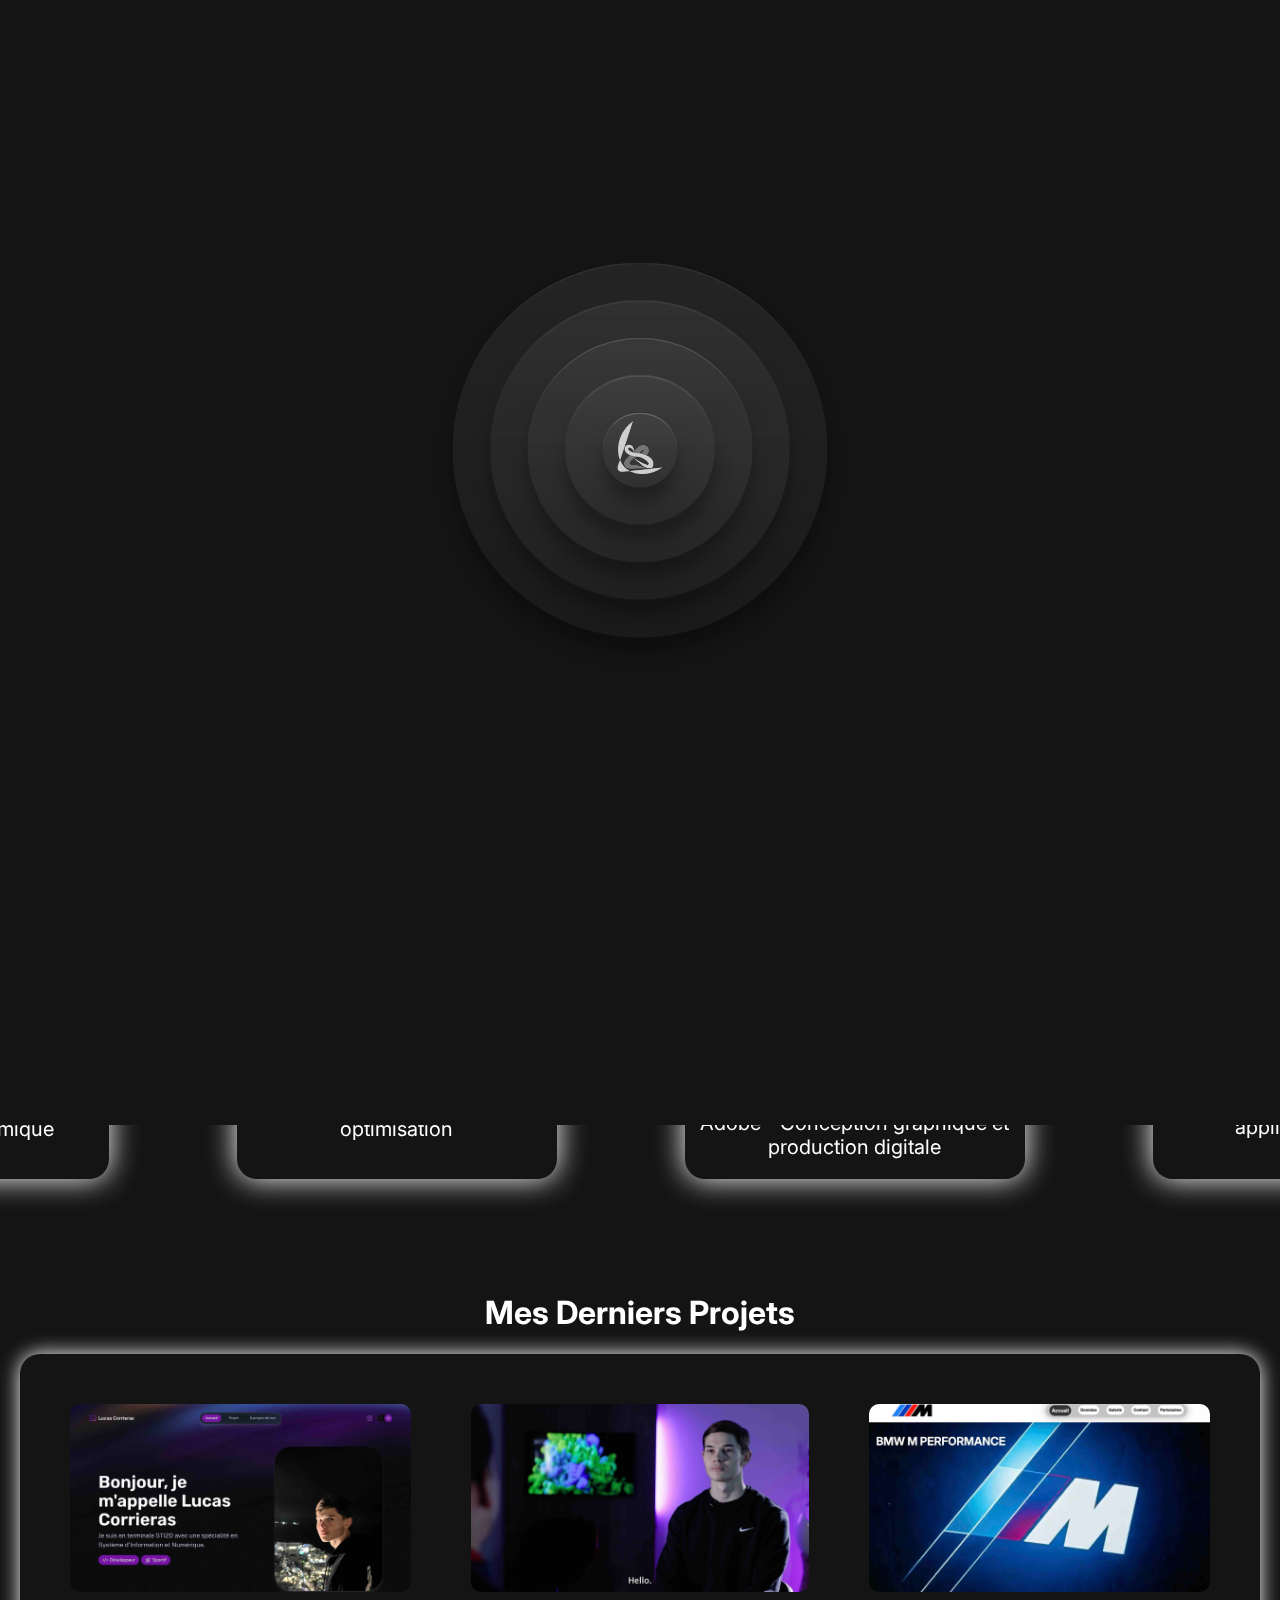
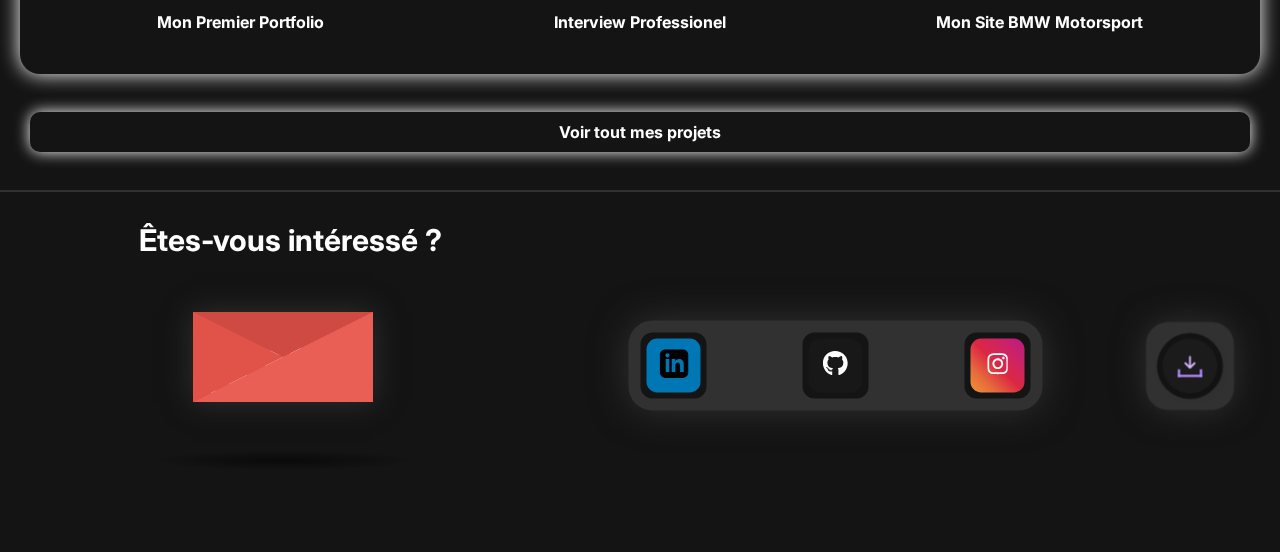
<file: index.html>
<!DOCTYPE html>
<html lang="en">
  <head>
    <link rel="preconnect" href="https://fonts.googleapis.com" />
    <link rel="preconnect" href="https://fonts.gstatic.com" crossorigin />
    <link
      href="https://fonts.googleapis.com/css2?family=Inter:ital,opsz,wght@0,14..32,100..900;1,14..32,100..900&display=swap"
      rel="stylesheet"
    />
    <meta charset="UTF-8" />
    <meta name="viewport" content="width=device-width, initial-scale=1.0" />
    <title>Lucas Corrieras | Développeur Front-End & Intégrateur Web</title>
    <meta
      name="description"
      content="Développeur front-end passionné par le design web, l'optimisation des performances et l'expérience utilisateur. Création de sites modernes et réactifs."
    />
    <meta
      name="keywords"
      content="Développeur web, Front-end, Intégration web, HTML, CSS, JavaScript, React, UX/UI, Portfolio, Lucas Corrieras"
    />
    <meta name="author" content="Lucas Corrieras" />
    <meta
      property="og:title"
      content="Lucas Corrieras | Développeur Front-End & Intégrateur Web"
    />
    <meta
      property="og:description"
      content="Découvrez mes projets en développement web, intégration et design UX/UI."
    />
    <meta
      property="og:image"
      content="https://lucas-corrieras.com/photo/logo.png"
    />
    <meta property="og:url" content="https://lucas-corrieras.com" />
    <meta property="og:type" content="website" />
    <meta name="twitter:card" content="summary_large_image" />
    <meta
      name="twitter:title"
      content="Lucas Corrieras | Développeur Front-End & Intégrateur Web"
    />
    <meta
      name="twitter:description"
      content="Découvrez mes projets en développement web, intégration et design UX/UI."
    />
    <meta
      name="twitter:image"
      content="https://lucas-corrieras.com/photo/logo.png"
    />

    <link rel="icon" href="/photo/logo.ico" type="image/x-icon" />
    <link rel="icon" href="/photo/logo.png" type="image/png" />
    <link rel="icon" href="https://www.lucas-corrieras.com/photo/logo.png" />
    <link
      rel="apple-touch-icon"
      href="https://www.lucas-corrieras.com/photo/logo.png"
    />

    <link rel="stylesheet" href="/css/style.css" />
  </head>

  <div id="curseur"></div>

  <header>
    <div id="lgtxt">
      <a href="index.html"
        ><img id="lcs" src="/photo/logo.png" alt="Logo LCS"
      /></a>
      <div id="but">
        <label class="switch">
          <input type="checkbox" id="theme" />
          <span class="slider"></span>
        </label>
      </div>
    </div>

    <nav id="navh">
      <ul id="ulh">
        <li><a href="index.html">Accueil</a></li>
        <li><a href="projets.html">Projets</a></li>
        <li><a href="About.html">À propos de moi</a></li>
      </ul>
    </nav>
  </header>

  <body id="dot">
    <div id="loading">
      <div class="loader">
        <div class="box">
          <div class="logo">
            <div
              id="svg"
              xmlns="http://www.w3.org/2000/svg"
              fill="none"
              viewBox="0 0 94 94"
              class="svg"
            >
              <img id="lcsload" src="/photo/lcswhite.png" alt="Logo LCS" />
            </div>
          </div>
        </div>
        <div class="box"></div>
        <div class="box"></div>
        <div class="box"></div>
        <div class="box"></div>
      </div>
    </div>

    <h1 id="top">Lucas Corrieras</h1>

    <div id="haut">
      <div id="photo1">
        <img id="photo2" src="/photo/link.jpg" alt="Photo de moi" />
      </div>
      <div id="texte">
        <h1 id="apr">À Propos</h1>
        <p>
          Je m’appelle Lucas Corrieras, étudiant en BUT Métiers du Multimédia et
          de l’Internet (MMI). Passionné par le développement web, j’aspire à
          devenir développeur front-end et je consacre une grande partie de mon
          temps à apprendre les langages et outils indispensables pour créer des
          interfaces modernes et interactives.
        </p>
        <p>
          Mais le développement web n’est qu’une partie de mon parcours. Grâce à
          ma formation, je développe également des compétences variées en
          marketing digital, design graphique et audiovisuel, ce qui me permet
          d’adopter une approche globale dans mes projets. Que ce soit pour
          concevoir une stratégie de communication, réaliser une vidéo ou coder
          un site web, je suis motivé par l’envie de créer des expériences
          uniques et impactantes.
        </p>
        <p>
          N’hésitez pas à explorer mon portfolio pour découvrir mes projets et
          mon évolution !
        </p>
      </div>
    </div>

    <h1 id="carou">Mes Compétences</h1>
    <div class="carousel-container">
      <div class="carousel">
        <div class="carousel-item">
          <a href="/projet/BMW.html">
            <img src="/photo/html.png" alt="Logo HTML" />
            <p>HTML - structuration du contenu et accessibilité web</p>
          </a>
        </div>
        <div class="carousel-item">
          <a href="/projet/BMW.html">
            <img src="/photo/css.png" alt="Logo CSS" />
            <p>CSS - Mise en page responsive et animations</p>
          </a>
        </div>
        <div class="carousel-item">
          <a href="/projet/BMW.html">
            <img src="/photo/js.png" alt="Logo JavaScript" />
            <p>JavaScript - Développement interactif et dynamique</p>
          </a>
        </div>
        <div class="carousel-item">
          <a href="/projet/Robot.html">
            <img src="/photo/c++.png" alt="Logo C++" />
            <p>C++ - Programmation système et optimisation</p>
          </a>
        </div>
        <div class="carousel-item">
          <a href="/projet/Utopia.html">
            <img class="item3" src="/photo/adobe.png" alt="Logo Adobe" />
            <p>Adobe - Conception graphique et production digitale</p>
          </a>
        </div>
        <div class="carousel-item">
          <img src="/photo/react.png" alt="Logo React" />
          <p>React - Interfaces dynamiques et applications web</p>
        </div>
        <div class="carousel-item">
          <img class="item2" src="/photo/tailwind.png" alt="Logo Tailwind" />
          <p>Tailwind - Styling optimisé et design moderne</p>
        </div>
        <div class="carousel-item">
          <a href="/projet/BMW.html">
            <img class="item3" src="/photo/php.png" alt="Logo PHP" />
            <p>PHP - Développement backend et gestion de données</p>
          </a>
        </div>
      </div>
    </div>

    <h1 id="mdp">Mes Derniers Projets</h1>

    <div id="md">
      <div class="s1">
        <a href="/projet/portfolio.html"
          ><img id="int" src="/photo/portfolio1.jpeg" alt="hebergement"
        /></a>
        <p>Mon Premier Portfolio</p>
      </div>
      <div class="s1">
        <a href="/projet/Interview.html"
          ><img id="int" src="/photo/vid.jpg" alt="hebergement"
        /></a>
        <p>Interview Professionel</p>
      </div>
      <div class="s1">
        <a href="/projet/BMW.html"
          ><img id="int" src="/photo/BMW.jpeg" alt="hebergement"
        /></a>
        <p>Mon Site BMW Motorsport</p>
      </div>
    </div>

    <a id="vtm" href="projets.html">Voir tout mes projets</a>
  </body>

  <div class="ligne"></div>

  <footer>
    <div id="contact">
      <h2 class="evi">Êtes-vous intéressé ?</h2>
      <div class="letter-image">
        <a href="mailto:lucascorrieras06@gmail.com">
          <div class="animated-mail">
            <div class="back-fold"></div>
            <div class="letter">
              <div class="letter-border"></div>
              <div class="letter-title"></div>
              <div class="letter-context"></div>
              <div class="letter-stamp">
                <div class="letter-stamp-inner"></div>
              </div>
            </div>
            <div class="top-fold"></div>
            <div class="body"></div>
            <div class="left-fold"></div>
          </div>
          <div class="shadow"></div>
        </a>
      </div>
    </div>

    <div id="social">
      <div class="blanc">
        <a
          href="https://www.linkedin.com/in/lucas-corrieras-033320339/"
          target="_blank"
        >
          <button class="LinkedinBtn">
            <span class="svgContainer">
              <svg
                viewBox="0 0 24 24"
                height="24"
                width="24"
                xmlns="http://www.w3.org/2000/svg"
              >
                <path
                  d="M19 0h-14c-2.761 0-5 2.239-5 5v14c0 2.761 2.239 5 5 5h14c2.762 0 5-2.239 5-5v-14c0-2.761-2.238-5-5-5zm-11 19h-3v-11h3v11zm-1.5-12.268c-.966 0-1.75-.79-1.75-1.764s.784-1.764 1.75-1.764 1.75.79 1.75 1.764-.783 1.764-1.75 1.764zm13.5 12.268h-3v-5.604c0-3.368-4-3.113-4 0v5.604h-3v-11h3v1.765c1.396-2.586 7-2.777 7 2.476v6.759z"
                ></path>
              </svg>
            </span>
            <span class="BG"></span>
          </button>
        </a>
      </div>

      <div class="blanc">
        <a href="https://github.com/Lucas-Corrieras-LCS" target="_blank">
          <button class="git">
            <span class="svgContainerg">
              <svg fill="white" viewBox="0 0 496 512" height="1.6em">
                <path
                  d="M165.9 397.4c0 2-2.3 3.6-5.2 3.6-3.3.3-5.6-1.3-5.6-3.6 0-2 2.3-3.6 5.2-3.6 3-.3 5.6 1.3 5.6 3.6zm-31.1-4.5c-.7 2 1.3 4.3 4.3 4.9 2.6 1 5.6 0 6.2-2s-1.3-4.3-4.3-5.2c-2.6-.7-5.5.3-6.2 2.3zm44.2-1.7c-2.9.7-4.9 2.6-4.6 4.9.3 2 2.9 3.3 5.9 2.6 2.9-.7 4.9-2.6 4.6-4.6-.3-1.9-3-3.2-5.9-2.9zM244.8 8C106.1 8 0 113.3 0 252c0 110.9 69.8 205.8 169.5 239.2 12.8 2.3 17.3-5.6 17.3-12.1 0-6.2-.3-40.4-.3-61.4 0 0-70 15-84.7-29.8 0 0-11.4-29.1-27.8-36.6 0 0-22.9-15.7 1.6-15.4 0 0 24.9 2 38.6 25.8 21.9 38.6 58.6 27.5 72.9 20.9 2.3-16 8.8-27.1 16-33.7-55.9-6.2-112.3-14.3-112.3-110.5 0-27.5 7.6-41.3 23.6-58.9-2.6-6.5-11.1-33.3 2.6-67.9 20.9-6.5 69 27 69 27 20-5.6 41.5-8.5 62.8-8.5s42.8 2.9 62.8 8.5c0 0 48.1-33.6 69-27 13.7 34.7 5.2 61.4 2.6 67.9 16 17.7 25.8 31.5 25.8 58.9 0 96.5-58.9 104.2-114.8 110.5 9.2 7.9 17 22.9 17 46.4 0 33.7-.3 75.4-.3 83.6 0 6.5 4.6 14.4 17.3 12.1C428.2 457.8 496 362.9 496 252 496 113.3 383.5 8 244.8 8zM97.2 352.9c-1.3 1-1 3.3.7 5.2 1.6 1.6 3.9 2.3 5.2 1 1.3-1 1-3.3-.7-5.2-1.6-1.6-3.9-2.3-5.2-1zm-10.8-8.1c-.7 1.3.3 2.9 2.3 3.9 1.6 1 3.6.7 4.3-.7.7-1.3-.3-2.9-2.3-3.9-2-.6-3.6-.3-4.3.7zm32.4 35.6c-1.6 1.3-1 4.3 1.3 6.2 2.3 2.3 5.2 2.6 6.5 1 1.3-1.3.7-4.3-1.3-6.2-2.2-2.3-5.2-2.6-6.5-1zm-11.4-14.7c-1.6 1-1.6 3.6 0 5.9 1.6 2.3 4.3 3.3 5.6 2.3 1.6-1.3 1.6-3.9 0-6.2-1.4-2.3-4-3.3-5.6-2z"
                ></path>
              </svg>
            </span>
            <span class="BGg"></span>
          </button>
        </a>
      </div>

      <div class="blanc">
        <a href="https://www.instagram.com/lucas.pkfr/" target="_blank">
          <button class="inst">
            <span class="svgContaineri">
              <svg
                fill="white"
                class="svgIcon"
                viewBox="0 0 448 512"
                height="1.5em"
                xmlns="http://www.w3.org/2000/svg"
              >
                <path
                  d="M224.1 141c-63.6 0-114.9 51.3-114.9 114.9s51.3 114.9 114.9 114.9S339 319.5 339 255.9 287.7 141 224.1 141zm0 189.6c-41.1 0-74.7-33.5-74.7-74.7s33.5-74.7 74.7-74.7 74.7 33.5 74.7 74.7-33.6 74.7-74.7 74.7zm146.4-194.3c0 14.9-12 26.8-26.8 26.8-14.9 0-26.8-12-26.8-26.8s12-26.8 26.8-26.8 26.8 12 26.8 26.8zm76.1 27.2c-1.7-35.9-9.9-67.7-36.2-93.9-26.2-26.2-58-34.4-93.9-36.2-37-2.1-147.9-2.1-184.9 0-35.8 1.7-67.6 9.9-93.9 36.1s-34.4 58-36.2 93.9c-2.1 37-2.1 147.9 0 184.9 1.7 35.9 9.9 67.7 36.2 93.9s58 34.4 93.9 36.2c37 2.1 147.9 2.1 184.9 0 35.9-1.7 67.7-9.9 93.9-36.2 26.2-26.2 34.4-58 36.2-93.9 2.1-37 2.1-147.8 0-184.8zM398.8 388c-7.8 19.6-22.9 34.7-42.6 42.6-29.5 11.7-99.5 9-132.1 9s-102.7 2.6-132.1-9c-19.6-7.8-34.7-22.9-42.6-42.6-11.7-29.5-9-99.5-9-132.1s-2.6-102.7 9-132.1c7.8-19.6 22.9-34.7 42.6-42.6 29.5-11.7 99.5-9 132.1-9s102.7-2.6 132.1 9c19.6 7.8 34.7 22.9 42.6 42.6 11.7 29.5 9 99.5 9 132.1s2.7 102.7-9 132.1z"
                ></path>
              </svg>
            </span>
            <span class="BGi"></span>
          </button>
        </a>
      </div>
    </div>

    <div id="back">
      <div id="blanc2">
        <a href="/pdf/Lucas_Corrieras_CV.pdf" download>
          <button class="cv">
            <svg
              class="svgIcond"
              viewBox="0 0 384 512"
              height="1em"
              xmlns="http://www.w3.org/2000/svg"
            >
              <path
                d="M169.4 470.6c12.5 12.5 32.8 12.5 45.3 0l160-160c12.5-12.5 12.5-32.8 0-45.3s-32.8-12.5-45.3 0L224 370.8 224 64c0-17.7-14.3-32-32-32s-32 14.3-32 32l0 306.7L54.6 265.4c-12.5-12.5-32.8-12.5-45.3 0s-12.5 32.8 0 45.3l160 160z"
              ></path>
            </svg>
            <span class="icon2"></span>
            <span class="tooltip">Mon CV</span>
          </button>
        </a>
      </div>
    </div>
  </footer>

  <script src="/js/three.r134.min.js"></script>
  <script src="/js/vanta.dots.min.js"></script>
  <script src="/js/style.js"></script>
</html>
</file>
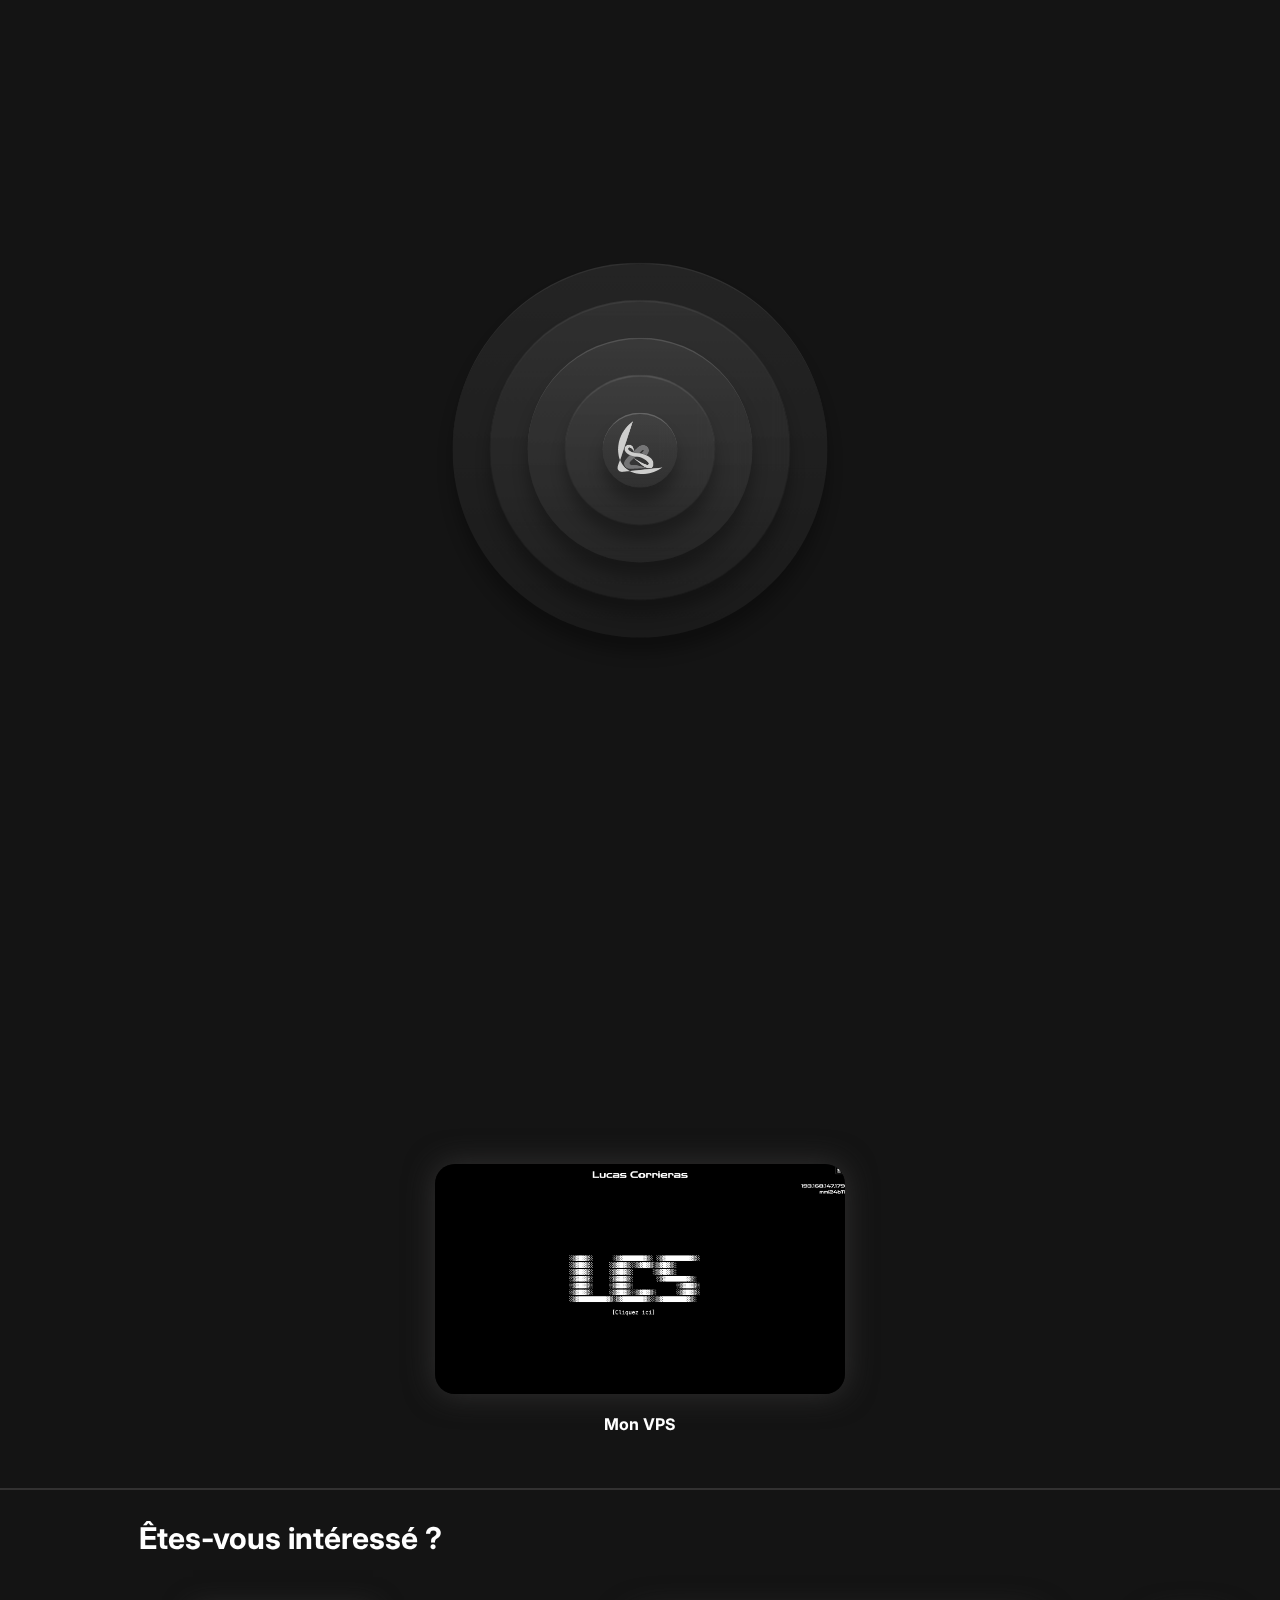
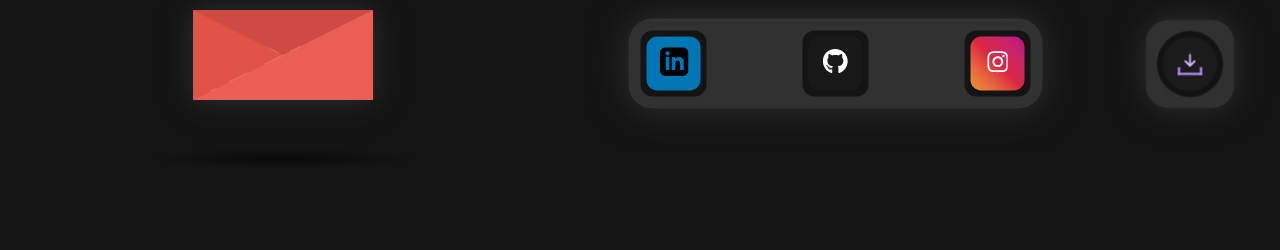
<file: projets.html>
<!DOCTYPE html>
<html lang="en">
  <head>
    <link rel="preconnect" href="https://fonts.googleapis.com" />
    <link rel="preconnect" href="https://fonts.gstatic.com" crossorigin />
    <link
      href="https://fonts.googleapis.com/css2?family=Inter:ital,opsz,wght@0,14..32,100..900;1,14..32,100..900&display=swap"
      rel="stylesheet"
    />
    <meta charset="UTF-8" />
    <meta name="viewport" content="width=device-width, initial-scale=1.0" />
    <link rel="stylesheet" href="/css/style.css" />
    <title>Mes projets</title>
  </head>

  <div id="curseur"></div>

  <header>
    <div id="lgtxt">
      <a href="index.html"
        ><img id="lcs" src="/photo/logo.png" alt="Logo LCS"
      /></a>
      <div id="but">
        <label class="switch">
          <input type="checkbox" id="theme" />
          <span class="slider"></span>
        </label>
      </div>
    </div>

    <nav id="navh">
      <ul id="ulh">
        <li><a href="index.html">Accueil</a></li>
        <li><a href="projets.html">Projets</a></li>
        <li><a href="About.html">À propos de moi</a></li>
      </ul>
    </nav>
  </header>

  <body id="dot">
    <div id="loading">
      <div class="loader">
        <div class="box">
          <div class="logo">
            <div
              id="svg"
              xmlns="http://www.w3.org/2000/svg"
              fill="none"
              viewBox="0 0 94 94"
              class="svg"
            >
              <img id="lcsload" src="/photo/lcswhite.png" alt="Logo LCS" />
            </div>
          </div>
        </div>
        <div class="box"></div>
        <div class="box"></div>
        <div class="box"></div>
        <div class="box"></div>
      </div>
    </div>

    <div id="menu">
      <h1 class="menu">Mes projets</h1>
    </div>

    <div id="project">
      <div class="s2">
        <a href="/projet/portfolio.html"
          ><img class="ppp" src="/photo/portfolio1.jpg" alt="hebergement"
        /></a>
        <p>Mon Premier Portfolio</p>
      </div>
      <div class="s2">
        <a href="/projet/BMW.html"
          ><img class="ppp" src="/photo/BMW.jpg" alt="hebergement"
        /></a>
        <p>Mon Site BMW Motorsport</p>
      </div>
      <div class="s2">
        <a href="/projet/Interview.html"
          ><img class="ppp" src="/photo/vid.jpg" alt="hebergement"
        /></a>
        <p>Interview Professionel</p>
      </div>
      <div class="s2">
        <a href="/projet/Utopia.html"
          ><img class="ppp" src="/photo/charte.jpg" alt="hebergement"
        /></a>
        <p>Charte Graphique Utopia</p>
      </div>
      <div class="s2">
        <a href="/projet/déclassement.html"
          ><img class="ppp" src="/photo/declass.jpg" alt="hebergement"
        /></a>
        <p>Projet De Déclassement</p>
      </div>
      <div class="s2">
        <a href="/projet/Marketing.html"
          ><img class="ppp" src="/photo/revive.jpg" alt="hebergement"
        /></a>
        <p>Stratégie Marketing</p>
      </div>
      <div class="s2">
        <a href="/projet/Robot.html"
          ><img class="ppp" src="/photo/robotik.jpg" alt="hebergement"
        /></a>
        <p>Projet Robotik</p>
      </div>
      <div class="s2">
        <a href="/projet/vps.html"
          ><img class="ppp" src="/photo/VPS.png" alt="hebergement"
        /></a>
        <p>Mon VPS</p>
      </div>
    </div>

    <div class="ligne"></div>

    <footer>
      <div id="contact">
        <h2 class="evi">Êtes-vous intéressé ?</h2>
        <div class="letter-image">
          <a href="mailto:lucascorrieras06@gmail.com">
            <div class="animated-mail">
              <div class="back-fold"></div>
              <div class="letter">
                <div class="letter-border"></div>
                <div class="letter-title"></div>
                <div class="letter-context"></div>
                <div class="letter-stamp">
                  <div class="letter-stamp-inner"></div>
                </div>
              </div>
              <div class="top-fold"></div>
              <div class="body"></div>
              <div class="left-fold"></div>
            </div>
            <div class="shadow"></div>
          </a>
        </div>
      </div>

      <div id="social">
        <div class="blanc">
          <a
            href="https://www.linkedin.com/in/lucas-corrieras-033320339/"
            target="_blank"
          >
            <button class="LinkedinBtn">
              <span class="svgContainer">
                <svg
                  viewBox="0 0 24 24"
                  height="24"
                  width="24"
                  xmlns="http://www.w3.org/2000/svg"
                >
                  <path
                    d="M19 0h-14c-2.761 0-5 2.239-5 5v14c0 2.761 2.239 5 5 5h14c2.762 0 5-2.239 5-5v-14c0-2.761-2.238-5-5-5zm-11 19h-3v-11h3v11zm-1.5-12.268c-.966 0-1.75-.79-1.75-1.764s.784-1.764 1.75-1.764 1.75.79 1.75 1.764-.783 1.764-1.75 1.764zm13.5 12.268h-3v-5.604c0-3.368-4-3.113-4 0v5.604h-3v-11h3v1.765c1.396-2.586 7-2.777 7 2.476v6.759z"
                  ></path>
                </svg>
              </span>
              <span class="BG"></span>
            </button>
          </a>
        </div>

        <div class="blanc">
          <a href="https://github.com/Lucas-Corrieras-LCS" target="_blank">
            <button class="git">
              <span class="svgContainerg">
                <svg fill="white" viewBox="0 0 496 512" height="1.6em">
                  <path
                    d="M165.9 397.4c0 2-2.3 3.6-5.2 3.6-3.3.3-5.6-1.3-5.6-3.6 0-2 2.3-3.6 5.2-3.6 3-.3 5.6 1.3 5.6 3.6zm-31.1-4.5c-.7 2 1.3 4.3 4.3 4.9 2.6 1 5.6 0 6.2-2s-1.3-4.3-4.3-5.2c-2.6-.7-5.5.3-6.2 2.3zm44.2-1.7c-2.9.7-4.9 2.6-4.6 4.9.3 2 2.9 3.3 5.9 2.6 2.9-.7 4.9-2.6 4.6-4.6-.3-1.9-3-3.2-5.9-2.9zM244.8 8C106.1 8 0 113.3 0 252c0 110.9 69.8 205.8 169.5 239.2 12.8 2.3 17.3-5.6 17.3-12.1 0-6.2-.3-40.4-.3-61.4 0 0-70 15-84.7-29.8 0 0-11.4-29.1-27.8-36.6 0 0-22.9-15.7 1.6-15.4 0 0 24.9 2 38.6 25.8 21.9 38.6 58.6 27.5 72.9 20.9 2.3-16 8.8-27.1 16-33.7-55.9-6.2-112.3-14.3-112.3-110.5 0-27.5 7.6-41.3 23.6-58.9-2.6-6.5-11.1-33.3 2.6-67.9 20.9-6.5 69 27 69 27 20-5.6 41.5-8.5 62.8-8.5s42.8 2.9 62.8 8.5c0 0 48.1-33.6 69-27 13.7 34.7 5.2 61.4 2.6 67.9 16 17.7 25.8 31.5 25.8 58.9 0 96.5-58.9 104.2-114.8 110.5 9.2 7.9 17 22.9 17 46.4 0 33.7-.3 75.4-.3 83.6 0 6.5 4.6 14.4 17.3 12.1C428.2 457.8 496 362.9 496 252 496 113.3 383.5 8 244.8 8zM97.2 352.9c-1.3 1-1 3.3.7 5.2 1.6 1.6 3.9 2.3 5.2 1 1.3-1 1-3.3-.7-5.2-1.6-1.6-3.9-2.3-5.2-1zm-10.8-8.1c-.7 1.3.3 2.9 2.3 3.9 1.6 1 3.6.7 4.3-.7.7-1.3-.3-2.9-2.3-3.9-2-.6-3.6-.3-4.3.7zm32.4 35.6c-1.6 1.3-1 4.3 1.3 6.2 2.3 2.3 5.2 2.6 6.5 1 1.3-1.3.7-4.3-1.3-6.2-2.2-2.3-5.2-2.6-6.5-1zm-11.4-14.7c-1.6 1-1.6 3.6 0 5.9 1.6 2.3 4.3 3.3 5.6 2.3 1.6-1.3 1.6-3.9 0-6.2-1.4-2.3-4-3.3-5.6-2z"
                  ></path>
                </svg>
              </span>
              <span class="BGg"></span>
            </button>
          </a>
        </div>

        <div class="blanc">
          <a href="https://www.instagram.com/lucas.pkfr/" target="_blank">
            <button class="inst">
              <span class="svgContaineri">
                <svg
                  fill="white"
                  class="svgIcon"
                  viewBox="0 0 448 512"
                  height="1.5em"
                  xmlns="http://www.w3.org/2000/svg"
                >
                  <path
                    d="M224.1 141c-63.6 0-114.9 51.3-114.9 114.9s51.3 114.9 114.9 114.9S339 319.5 339 255.9 287.7 141 224.1 141zm0 189.6c-41.1 0-74.7-33.5-74.7-74.7s33.5-74.7 74.7-74.7 74.7 33.5 74.7 74.7-33.6 74.7-74.7 74.7zm146.4-194.3c0 14.9-12 26.8-26.8 26.8-14.9 0-26.8-12-26.8-26.8s12-26.8 26.8-26.8 26.8 12 26.8 26.8zm76.1 27.2c-1.7-35.9-9.9-67.7-36.2-93.9-26.2-26.2-58-34.4-93.9-36.2-37-2.1-147.9-2.1-184.9 0-35.8 1.7-67.6 9.9-93.9 36.1s-34.4 58-36.2 93.9c-2.1 37-2.1 147.9 0 184.9 1.7 35.9 9.9 67.7 36.2 93.9s58 34.4 93.9 36.2c37 2.1 147.9 2.1 184.9 0 35.9-1.7 67.7-9.9 93.9-36.2 26.2-26.2 34.4-58 36.2-93.9 2.1-37 2.1-147.8 0-184.8zM398.8 388c-7.8 19.6-22.9 34.7-42.6 42.6-29.5 11.7-99.5 9-132.1 9s-102.7 2.6-132.1-9c-19.6-7.8-34.7-22.9-42.6-42.6-11.7-29.5-9-99.5-9-132.1s-2.6-102.7 9-132.1c7.8-19.6 22.9-34.7 42.6-42.6 29.5-11.7 99.5-9 132.1-9s102.7-2.6 132.1 9c19.6 7.8 34.7 22.9 42.6 42.6 11.7 29.5 9 99.5 9 132.1s2.7 102.7-9 132.1z"
                  ></path>
                </svg>
              </span>
              <span class="BGi"></span>
            </button>
          </a>
        </div>
      </div>

      <div id="back">
        <div id="blanc2">
          <a href="/pdf/Lucas_Corrieras_CV.pdf" download>
            <button class="cv">
              <svg
                class="svgIcond"
                viewBox="0 0 384 512"
                height="1em"
                xmlns="http://www.w3.org/2000/svg"
              >
                <path
                  d="M169.4 470.6c12.5 12.5 32.8 12.5 45.3 0l160-160c12.5-12.5 12.5-32.8 0-45.3s-32.8-12.5-45.3 0L224 370.8 224 64c0-17.7-14.3-32-32-32s-32 14.3-32 32l0 306.7L54.6 265.4c-12.5-12.5-32.8-12.5-45.3 0s-12.5 32.8 0 45.3l160 160z"
                ></path>
              </svg>
              <span class="icon2"></span>
              <span class="tooltip">Mon CV</span>
            </button>
          </a>
        </div>
      </div>
    </footer>

    <script src="/js/three.r134.min.js"></script>
    <script src="/js/vanta.dots.min.js"></script>
    <script src="/js/style.js"></script>
  </body>
</html>
</file>
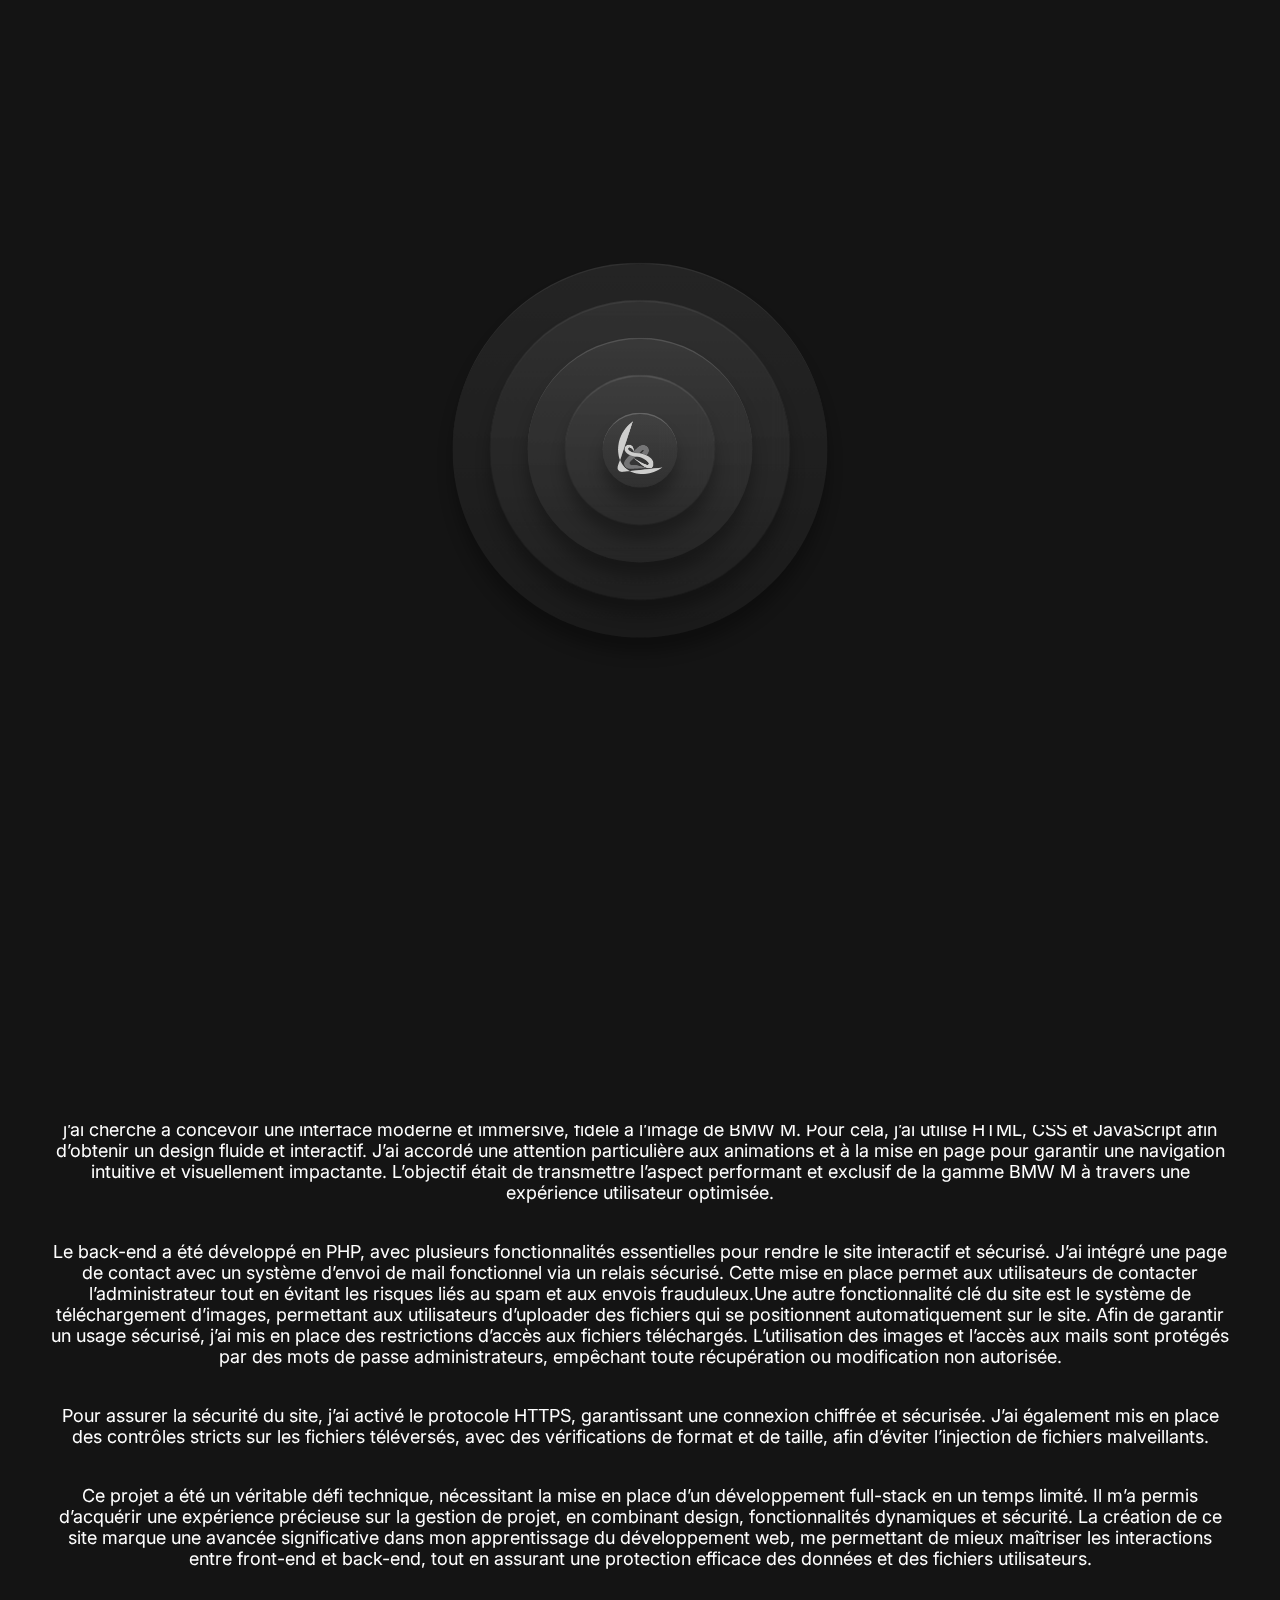
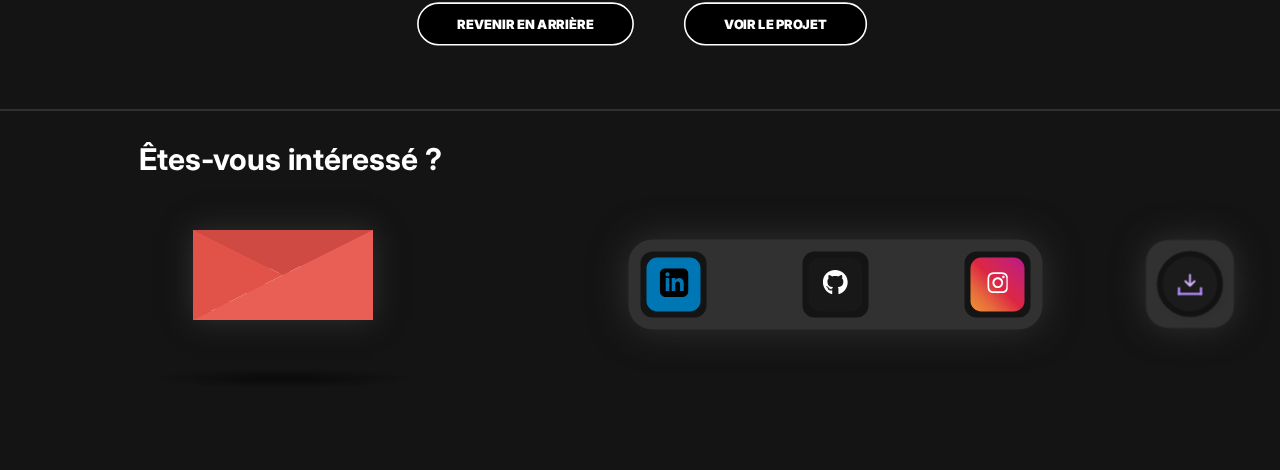
<file: projet/BMW.html>
<!DOCTYPE html>
<html lang="en">
  <head>
    <link rel="preconnect" href="https://fonts.googleapis.com" />
    <link rel="preconnect" href="https://fonts.gstatic.com" crossorigin />
    <link
      href="https://fonts.googleapis.com/css2?family=Inter:ital,opsz,wght@0,14..32,100..900;1,14..32,100..900&display=swap"
      rel="stylesheet"
    />
    <meta charset="UTF-8" />
    <meta name="viewport" content="width=device-width, initial-scale=1.0" />
    <link rel="stylesheet" href="/css/style.css" />
    <title>À Propos De Moi</title>
    <style>
      h1 {
        font-size: 6em;
        transition: font-size 1s ease-in-out;
      }
    </style>
  </head>

  <div id="curseur"></div>

  <header>
    <div id="lgtxt">
      <a href="/html/index.html"
        ><img id="lcs" src="/photo/logo.png" alt="Logo LCS"
      /></a>
      <div id="but">
        <label class="switch">
          <input type="checkbox" id="theme" />
          <span class="slider"></span>
        </label>
      </div>
    </div>

    <nav id="navh">
      <ul id="ulh">
        <li><a href="../index.html">Accueil</a></li>
        <li><a href="../projets.html">Projets</a></li>
        <li><a href="../About.html">À propos de moi</a></li>
      </ul>
    </nav>
  </header>

  <body id="dot">
    <div id="loading">
      <div class="loader">
        <div class="box">
          <div class="logo">
            <div
              id="svg"
              xmlns="http://www.w3.org/2000/svg"
              fill="none"
              viewBox="0 0 94 94"
              class="svg"
            >
              <img id="lcsload" src="/photo/lcswhite.png" alt="Logo LCS" />
            </div>
          </div>
        </div>
        <div class="box"></div>
        <div class="box"></div>
        <div class="box"></div>
        <div class="box"></div>
      </div>
    </div>

    <h1 id="scr">Mon Site BMW Motorsport</h1>
    <div>
      <img id="proimg" src="/photo/BMW.jpeg" alt="Photo de Lucas Corrieras" />
    </div>
    <div id="txtpro">
      <h1 id="intro">Description</h1>
      <p>
        La création de mon site BMW M s’inscrit dans le cadre d’un projet solo
        réalisé lors d’une SAE. L’objectif était de concevoir un site complet en
        seulement deux semaines, en intégrant à la fois un front-end et un
        back-end fonctionnels. Ce projet m’a permis de travailler sur plusieurs
        aspects du développement web, en mettant en place des fonctionnalités
        dynamiques et des mesures de sécurité essentielles. Dès le début, j’ai
        cherché à concevoir une interface moderne et immersive, fidèle à l’image
        de BMW M. Pour cela, j’ai utilisé HTML, CSS et JavaScript afin d’obtenir
        un design fluide et interactif. J’ai accordé une attention particulière
        aux animations et à la mise en page pour garantir une navigation
        intuitive et visuellement impactante. L’objectif était de transmettre
        l’aspect performant et exclusif de la gamme BMW M à travers une
        expérience utilisateur optimisée.
      </p>
      <p>
        Le back-end a été développé en PHP, avec plusieurs fonctionnalités
        essentielles pour rendre le site interactif et sécurisé. J’ai intégré
        une page de contact avec un système d’envoi de mail fonctionnel via un
        relais sécurisé. Cette mise en place permet aux utilisateurs de
        contacter l’administrateur tout en évitant les risques liés au spam et
        aux envois frauduleux.Une autre fonctionnalité clé du site est le
        système de téléchargement d’images, permettant aux utilisateurs
        d’uploader des fichiers qui se positionnent automatiquement sur le site.
        Afin de garantir un usage sécurisé, j’ai mis en place des restrictions
        d’accès aux fichiers téléchargés. L’utilisation des images et l’accès
        aux mails sont protégés par des mots de passe administrateurs, empêchant
        toute récupération ou modification non autorisée.
      </p>
      <p>
        Pour assurer la sécurité du site, j’ai activé le protocole HTTPS,
        garantissant une connexion chiffrée et sécurisée. J’ai également mis en
        place des contrôles stricts sur les fichiers téléversés, avec des
        vérifications de format et de taille, afin d’éviter l’injection de
        fichiers malveillants.
      </p>
      <p>
        Ce projet a été un véritable défi technique, nécessitant la mise en
        place d’un développement full-stack en un temps limité. Il m’a permis
        d’acquérir une expérience précieuse sur la gestion de projet, en
        combinant design, fonctionnalités dynamiques et sécurité. La création de
        ce site marque une avancée significative dans mon apprentissage du
        développement web, me permettant de mieux maîtriser les interactions
        entre front-end et back-end, tout en assurant une protection efficace
        des données et des fichiers utilisateurs.
      </p>
    </div>
    <div id="btnpro">
      <a href="../projets.html">
        <button class="btn-17">
          <span class="text-container">
            <span class="text">Revenir En Arrière</span>
          </span>
        </button>
      </a>
      <a href="https://mmi24b11.sae105.ovh" target="_blank">
        <button class="btn-17">
          <span class="text-container">
            <span class="text">Voir Le Projet</span>
          </span>
        </button>
      </a>
    </div>
  </body>

  <div class="ligne"></div>

  <footer>
    <div id="contact">
      <h2 class="evi">Êtes-vous intéressé ?</h2>
      <div class="letter-image">
        <a href="mailto:lucascorrieras06@gmail.com">
          <div class="animated-mail">
            <div class="back-fold"></div>
            <div class="letter">
              <div class="letter-border"></div>
              <div class="letter-title"></div>
              <div class="letter-context"></div>
              <div class="letter-stamp">
                <div class="letter-stamp-inner"></div>
              </div>
            </div>
            <div class="top-fold"></div>
            <div class="body"></div>
            <div class="left-fold"></div>
          </div>
          <div class="shadow"></div>
        </a>
      </div>
    </div>

    <div id="social">
      <div class="blanc">
        <a
          href="https://www.linkedin.com/in/lucas-corrieras-033320339/"
          target="_blank"
        >
          <button class="LinkedinBtn">
            <span class="svgContainer">
              <svg
                viewBox="0 0 24 24"
                height="24"
                width="24"
                xmlns="http://www.w3.org/2000/svg"
              >
                <path
                  d="M19 0h-14c-2.761 0-5 2.239-5 5v14c0 2.761 2.239 5 5 5h14c2.762 0 5-2.239 5-5v-14c0-2.761-2.238-5-5-5zm-11 19h-3v-11h3v11zm-1.5-12.268c-.966 0-1.75-.79-1.75-1.764s.784-1.764 1.75-1.764 1.75.79 1.75 1.764-.783 1.764-1.75 1.764zm13.5 12.268h-3v-5.604c0-3.368-4-3.113-4 0v5.604h-3v-11h3v1.765c1.396-2.586 7-2.777 7 2.476v6.759z"
                ></path>
              </svg>
            </span>
            <span class="BG"></span>
          </button>
        </a>
      </div>

      <div class="blanc">
        <a href="https://github.com/Lucas-Corrieras-LCS" target="_blank">
          <button class="git">
            <span class="svgContainerg">
              <svg fill="white" viewBox="0 0 496 512" height="1.6em">
                <path
                  d="M165.9 397.4c0 2-2.3 3.6-5.2 3.6-3.3.3-5.6-1.3-5.6-3.6 0-2 2.3-3.6 5.2-3.6 3-.3 5.6 1.3 5.6 3.6zm-31.1-4.5c-.7 2 1.3 4.3 4.3 4.9 2.6 1 5.6 0 6.2-2s-1.3-4.3-4.3-5.2c-2.6-.7-5.5.3-6.2 2.3zm44.2-1.7c-2.9.7-4.9 2.6-4.6 4.9.3 2 2.9 3.3 5.9 2.6 2.9-.7 4.9-2.6 4.6-4.6-.3-1.9-3-3.2-5.9-2.9zM244.8 8C106.1 8 0 113.3 0 252c0 110.9 69.8 205.8 169.5 239.2 12.8 2.3 17.3-5.6 17.3-12.1 0-6.2-.3-40.4-.3-61.4 0 0-70 15-84.7-29.8 0 0-11.4-29.1-27.8-36.6 0 0-22.9-15.7 1.6-15.4 0 0 24.9 2 38.6 25.8 21.9 38.6 58.6 27.5 72.9 20.9 2.3-16 8.8-27.1 16-33.7-55.9-6.2-112.3-14.3-112.3-110.5 0-27.5 7.6-41.3 23.6-58.9-2.6-6.5-11.1-33.3 2.6-67.9 20.9-6.5 69 27 69 27 20-5.6 41.5-8.5 62.8-8.5s42.8 2.9 62.8 8.5c0 0 48.1-33.6 69-27 13.7 34.7 5.2 61.4 2.6 67.9 16 17.7 25.8 31.5 25.8 58.9 0 96.5-58.9 104.2-114.8 110.5 9.2 7.9 17 22.9 17 46.4 0 33.7-.3 75.4-.3 83.6 0 6.5 4.6 14.4 17.3 12.1C428.2 457.8 496 362.9 496 252 496 113.3 383.5 8 244.8 8zM97.2 352.9c-1.3 1-1 3.3.7 5.2 1.6 1.6 3.9 2.3 5.2 1 1.3-1 1-3.3-.7-5.2-1.6-1.6-3.9-2.3-5.2-1zm-10.8-8.1c-.7 1.3.3 2.9 2.3 3.9 1.6 1 3.6.7 4.3-.7.7-1.3-.3-2.9-2.3-3.9-2-.6-3.6-.3-4.3.7zm32.4 35.6c-1.6 1.3-1 4.3 1.3 6.2 2.3 2.3 5.2 2.6 6.5 1 1.3-1.3.7-4.3-1.3-6.2-2.2-2.3-5.2-2.6-6.5-1zm-11.4-14.7c-1.6 1-1.6 3.6 0 5.9 1.6 2.3 4.3 3.3 5.6 2.3 1.6-1.3 1.6-3.9 0-6.2-1.4-2.3-4-3.3-5.6-2z"
                ></path>
              </svg>
            </span>
            <span class="BGg"></span>
          </button>
        </a>
      </div>

      <div class="blanc">
        <a href="https://www.instagram.com/lucas.pkfr/" target="_blank">
          <button class="inst">
            <span class="svgContaineri">
              <svg
                fill="white"
                class="svgIcon"
                viewBox="0 0 448 512"
                height="1.5em"
                xmlns="http://www.w3.org/2000/svg"
              >
                <path
                  d="M224.1 141c-63.6 0-114.9 51.3-114.9 114.9s51.3 114.9 114.9 114.9S339 319.5 339 255.9 287.7 141 224.1 141zm0 189.6c-41.1 0-74.7-33.5-74.7-74.7s33.5-74.7 74.7-74.7 74.7 33.5 74.7 74.7-33.6 74.7-74.7 74.7zm146.4-194.3c0 14.9-12 26.8-26.8 26.8-14.9 0-26.8-12-26.8-26.8s12-26.8 26.8-26.8 26.8 12 26.8 26.8zm76.1 27.2c-1.7-35.9-9.9-67.7-36.2-93.9-26.2-26.2-58-34.4-93.9-36.2-37-2.1-147.9-2.1-184.9 0-35.8 1.7-67.6 9.9-93.9 36.1s-34.4 58-36.2 93.9c-2.1 37-2.1 147.9 0 184.9 1.7 35.9 9.9 67.7 36.2 93.9s58 34.4 93.9 36.2c37 2.1 147.9 2.1 184.9 0 35.9-1.7 67.7-9.9 93.9-36.2 26.2-26.2 34.4-58 36.2-93.9 2.1-37 2.1-147.8 0-184.8zM398.8 388c-7.8 19.6-22.9 34.7-42.6 42.6-29.5 11.7-99.5 9-132.1 9s-102.7 2.6-132.1-9c-19.6-7.8-34.7-22.9-42.6-42.6-11.7-29.5-9-99.5-9-132.1s-2.6-102.7 9-132.1c7.8-19.6 22.9-34.7 42.6-42.6 29.5-11.7 99.5-9 132.1-9s102.7-2.6 132.1 9c19.6 7.8 34.7 22.9 42.6 42.6 11.7 29.5 9 99.5 9 132.1s2.7 102.7-9 132.1z"
                ></path>
              </svg>
            </span>
            <span class="BGi"></span>
          </button>
        </a>
      </div>
    </div>

    <div id="back">
      <div id="blanc2">
        <a href="/pdf/Lucas_Corrieras_CV.pdf" download>
          <button class="cv">
            <svg
              class="svgIcond"
              viewBox="0 0 384 512"
              height="1em"
              xmlns="http://www.w3.org/2000/svg"
            >
              <path
                d="M169.4 470.6c12.5 12.5 32.8 12.5 45.3 0l160-160c12.5-12.5 12.5-32.8 0-45.3s-32.8-12.5-45.3 0L224 370.8 224 64c0-17.7-14.3-32-32-32s-32 14.3-32 32l0 306.7L54.6 265.4c-12.5-12.5-32.8-12.5-45.3 0s-12.5 32.8 0 45.3l160 160z"
              ></path>
            </svg>
            <span class="icon2"></span>
            <span class="tooltip">Mon CV</span>
          </button>
        </a>
      </div>
    </div>
  </footer>

  <script src="/js/three.r134.min.js"></script>
  <script src="/js/vanta.dots.min.js"></script>
  <script src="/js/style.js"></script>
</html>
</file>
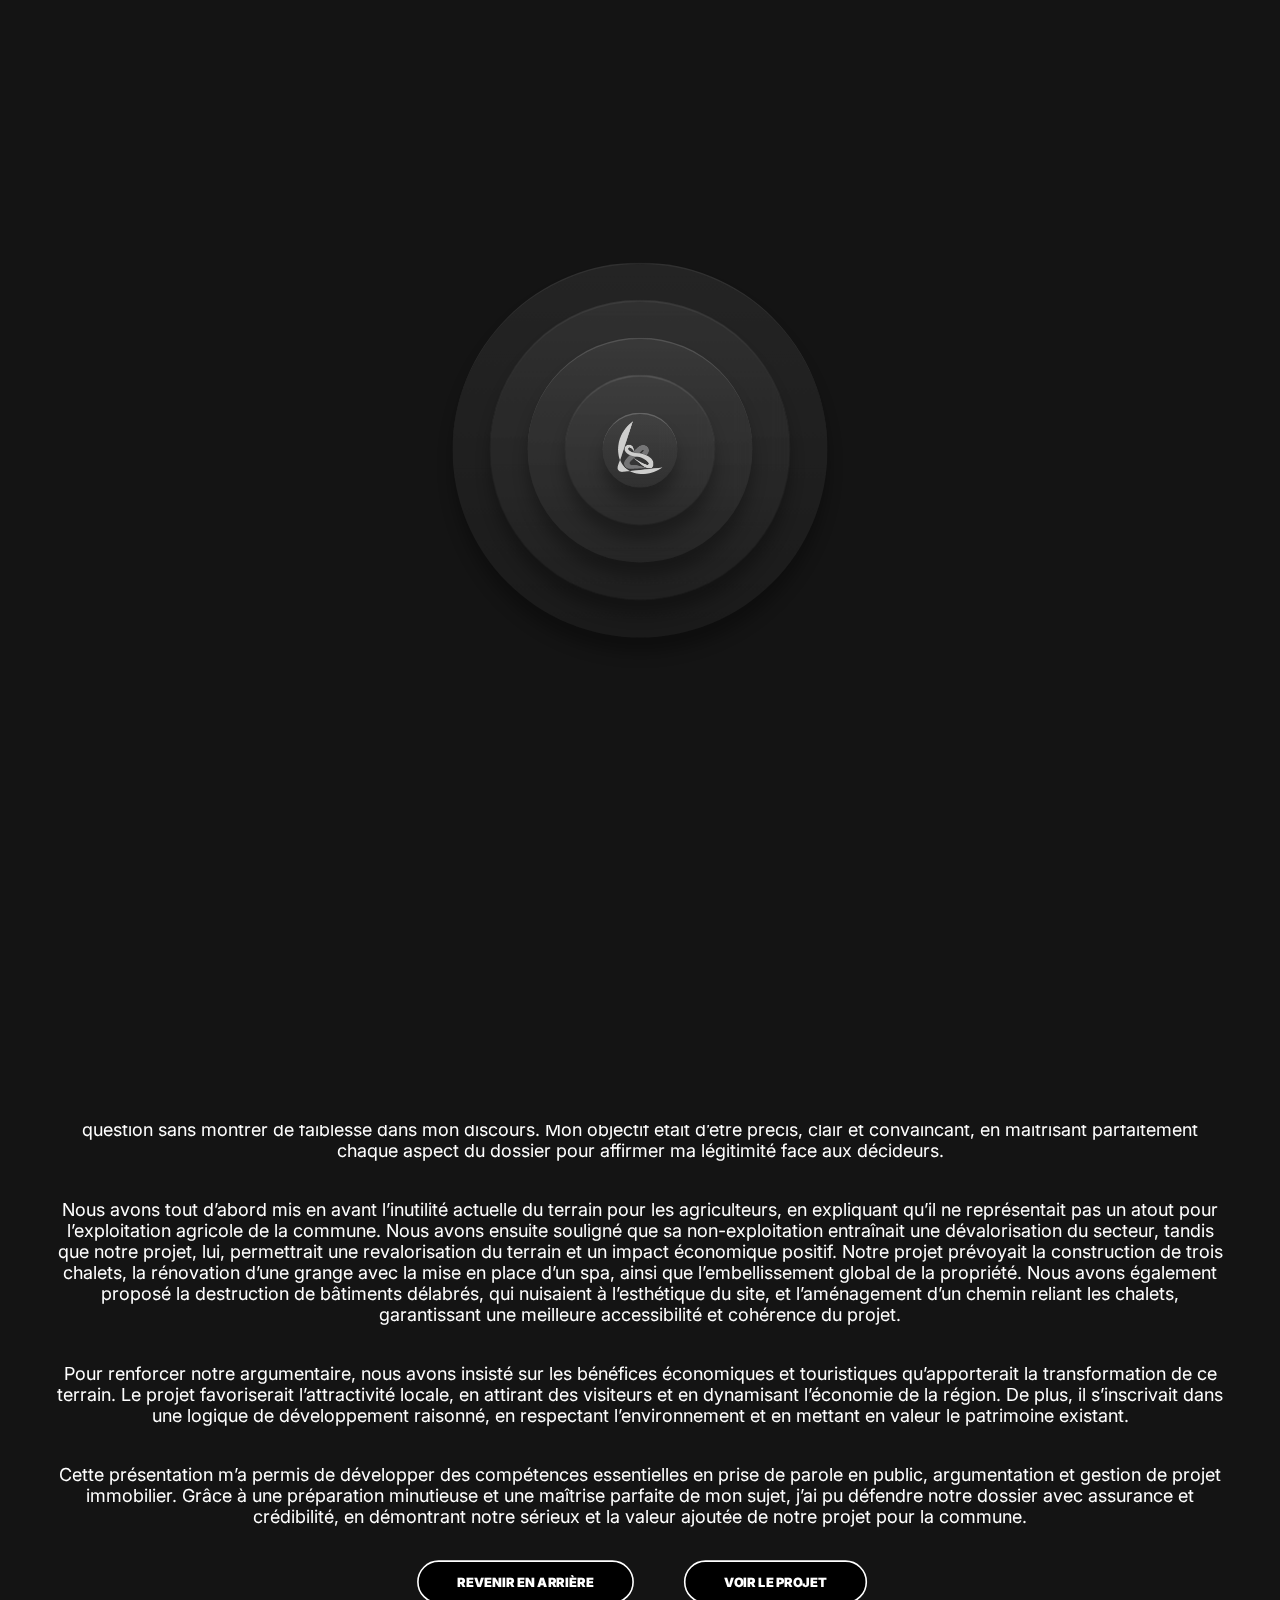
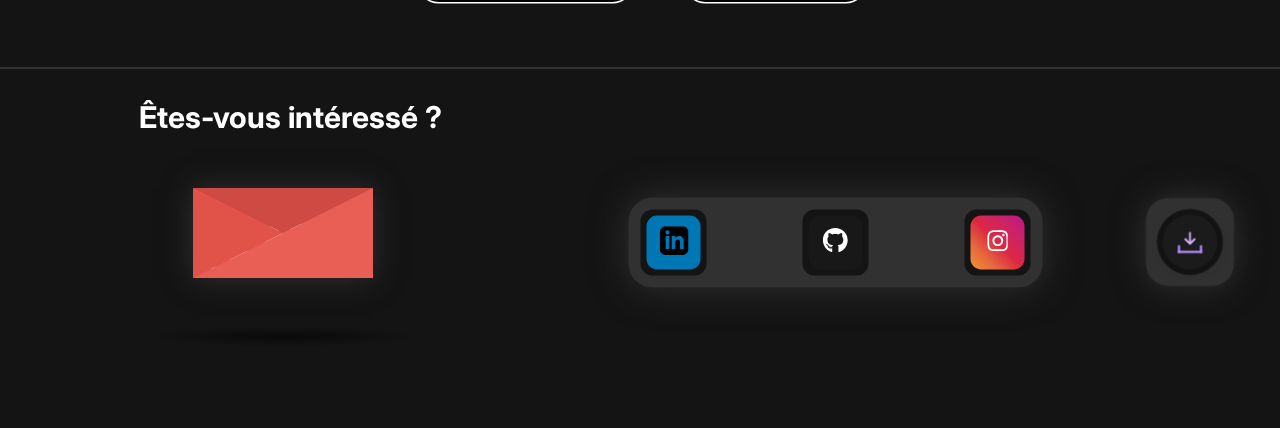
<file: projet/déclassement.html>
<!DOCTYPE html>
<html lang="en">
  <head>
    <link rel="preconnect" href="https://fonts.googleapis.com" />
    <link rel="preconnect" href="https://fonts.gstatic.com" crossorigin />
    <link
      href="https://fonts.googleapis.com/css2?family=Inter:ital,opsz,wght@0,14..32,100..900;1,14..32,100..900&display=swap"
      rel="stylesheet"
    />
    <meta charset="UTF-8" />
    <meta name="viewport" content="width=device-width, initial-scale=1.0" />
    <link rel="stylesheet" href="/css/style.css" />
    <title>À Propos De Moi</title>
    <style>
      h1 {
        font-size: 6em;
        transition: font-size 1s ease-in-out;
      }
    </style>
  </head>

  <div id="curseur"></div>

  <header>
    <div id="lgtxt">
      <a href="/html/index.html"
        ><img id="lcs" src="/photo/logo.png" alt="Logo LCS"
      /></a>
      <div id="but">
        <label class="switch">
          <input type="checkbox" id="theme" />
          <span class="slider"></span>
        </label>
      </div>
    </div>

    <nav id="navh">
      <ul id="ulh">
        <li><a href="index.html">Accueil</a></li>
        <li><a href="projets.html">Projets</a></li>
        <li><a href="About.html">À propos de moi</a></li>
      </ul>
    </nav>
  </header>

  <body id="dot">
    <div id="loading">
      <div class="loader">
        <div class="box">
          <div class="logo">
            <div
              id="svg"
              xmlns="http://www.w3.org/2000/svg"
              fill="none"
              viewBox="0 0 94 94"
              class="svg"
            >
              <img id="lcsload" src="/photo/lcswhite.png" alt="Logo LCS" />
            </div>
          </div>
        </div>
        <div class="box"></div>
        <div class="box"></div>
        <div class="box"></div>
        <div class="box"></div>
      </div>
    </div>

    <h1 id="scr">Projet De Déclassement</h1>
    <div>
      <img
        id="proimg"
        src="/photo/declass.jpg"
        alt="Photo de Lucas Corrieras"
      />
    </div>
    <div id="txtpro">
      <h1 id="intro">Description</h1>
      <p>
        La présentation de notre projet à la mairie a été une étape essentielle
        pour tenter de déclasser un terrain agricole en terrain constructible.
        Mon père et moi devions convaincre les élus du bien-fondé de notre
        demande en mettant en avant l’attractivité et l’embellissement de la
        propriété. Pour préparer cette présentation, j’ai analysé en profondeur
        les enjeux du projet afin d’être capable de répondre à n’importe quelle
        question sans montrer de faiblesse dans mon discours. Mon objectif était
        d’être précis, clair et convaincant, en maîtrisant parfaitement chaque
        aspect du dossier pour affirmer ma légitimité face aux décideurs.
      </p>
      <p>
        Nous avons tout d’abord mis en avant l’inutilité actuelle du terrain
        pour les agriculteurs, en expliquant qu’il ne représentait pas un atout
        pour l’exploitation agricole de la commune. Nous avons ensuite souligné
        que sa non-exploitation entraînait une dévalorisation du secteur, tandis
        que notre projet, lui, permettrait une revalorisation du terrain et un
        impact économique positif. Notre projet prévoyait la construction de
        trois chalets, la rénovation d’une grange avec la mise en place d’un
        spa, ainsi que l’embellissement global de la propriété. Nous avons
        également proposé la destruction de bâtiments délabrés, qui nuisaient à
        l’esthétique du site, et l’aménagement d’un chemin reliant les chalets,
        garantissant une meilleure accessibilité et cohérence du projet.
      </p>
      <p>
        Pour renforcer notre argumentaire, nous avons insisté sur les bénéfices
        économiques et touristiques qu’apporterait la transformation de ce
        terrain. Le projet favoriserait l’attractivité locale, en attirant des
        visiteurs et en dynamisant l’économie de la région. De plus, il
        s’inscrivait dans une logique de développement raisonné, en respectant
        l’environnement et en mettant en valeur le patrimoine existant.
      </p>
      <p>
        Cette présentation m’a permis de développer des compétences essentielles
        en prise de parole en public, argumentation et gestion de projet
        immobilier. Grâce à une préparation minutieuse et une maîtrise parfaite
        de mon sujet, j’ai pu défendre notre dossier avec assurance et
        crédibilité, en démontrant notre sérieux et la valeur ajoutée de notre
        projet pour la commune.
      </p>
    </div>
    <div id="btnpro">
      <a href="projets.html">
        <button class="btn-17">
          <span class="text-container">
            <span class="text">Revenir En Arrière</span>
          </span>
        </button>
      </a>
      <a href="../pdf/Projet_airbnb.pdf" download>
        <button class="btn-17">
          <span class="text-container">
            <span class="text">Voir Le Projet</span>
          </span>
        </button>
      </a>
    </div>
  </body>

  <div class="ligne"></div>

  <footer>
    <div id="contact">
      <h2 class="evi">Êtes-vous intéressé ?</h2>
      <div class="letter-image">
        <a href="mailto:lucascorrieras06@gmail.com">
          <div class="animated-mail">
            <div class="back-fold"></div>
            <div class="letter">
              <div class="letter-border"></div>
              <div class="letter-title"></div>
              <div class="letter-context"></div>
              <div class="letter-stamp">
                <div class="letter-stamp-inner"></div>
              </div>
            </div>
            <div class="top-fold"></div>
            <div class="body"></div>
            <div class="left-fold"></div>
          </div>
          <div class="shadow"></div>
        </a>
      </div>
    </div>

    <div id="social">
      <div class="blanc">
        <a
          href="https://www.linkedin.com/in/lucas-corrieras-033320339/"
          target="_blank"
        >
          <button class="LinkedinBtn">
            <span class="svgContainer">
              <svg
                viewBox="0 0 24 24"
                height="24"
                width="24"
                xmlns="http://www.w3.org/2000/svg"
              >
                <path
                  d="M19 0h-14c-2.761 0-5 2.239-5 5v14c0 2.761 2.239 5 5 5h14c2.762 0 5-2.239 5-5v-14c0-2.761-2.238-5-5-5zm-11 19h-3v-11h3v11zm-1.5-12.268c-.966 0-1.75-.79-1.75-1.764s.784-1.764 1.75-1.764 1.75.79 1.75 1.764-.783 1.764-1.75 1.764zm13.5 12.268h-3v-5.604c0-3.368-4-3.113-4 0v5.604h-3v-11h3v1.765c1.396-2.586 7-2.777 7 2.476v6.759z"
                ></path>
              </svg>
            </span>
            <span class="BG"></span>
          </button>
        </a>
      </div>

      <div class="blanc">
        <a href="https://github.com/Lucas-Corrieras-LCS" target="_blank">
          <button class="git">
            <span class="svgContainerg">
              <svg fill="white" viewBox="0 0 496 512" height="1.6em">
                <path
                  d="M165.9 397.4c0 2-2.3 3.6-5.2 3.6-3.3.3-5.6-1.3-5.6-3.6 0-2 2.3-3.6 5.2-3.6 3-.3 5.6 1.3 5.6 3.6zm-31.1-4.5c-.7 2 1.3 4.3 4.3 4.9 2.6 1 5.6 0 6.2-2s-1.3-4.3-4.3-5.2c-2.6-.7-5.5.3-6.2 2.3zm44.2-1.7c-2.9.7-4.9 2.6-4.6 4.9.3 2 2.9 3.3 5.9 2.6 2.9-.7 4.9-2.6 4.6-4.6-.3-1.9-3-3.2-5.9-2.9zM244.8 8C106.1 8 0 113.3 0 252c0 110.9 69.8 205.8 169.5 239.2 12.8 2.3 17.3-5.6 17.3-12.1 0-6.2-.3-40.4-.3-61.4 0 0-70 15-84.7-29.8 0 0-11.4-29.1-27.8-36.6 0 0-22.9-15.7 1.6-15.4 0 0 24.9 2 38.6 25.8 21.9 38.6 58.6 27.5 72.9 20.9 2.3-16 8.8-27.1 16-33.7-55.9-6.2-112.3-14.3-112.3-110.5 0-27.5 7.6-41.3 23.6-58.9-2.6-6.5-11.1-33.3 2.6-67.9 20.9-6.5 69 27 69 27 20-5.6 41.5-8.5 62.8-8.5s42.8 2.9 62.8 8.5c0 0 48.1-33.6 69-27 13.7 34.7 5.2 61.4 2.6 67.9 16 17.7 25.8 31.5 25.8 58.9 0 96.5-58.9 104.2-114.8 110.5 9.2 7.9 17 22.9 17 46.4 0 33.7-.3 75.4-.3 83.6 0 6.5 4.6 14.4 17.3 12.1C428.2 457.8 496 362.9 496 252 496 113.3 383.5 8 244.8 8zM97.2 352.9c-1.3 1-1 3.3.7 5.2 1.6 1.6 3.9 2.3 5.2 1 1.3-1 1-3.3-.7-5.2-1.6-1.6-3.9-2.3-5.2-1zm-10.8-8.1c-.7 1.3.3 2.9 2.3 3.9 1.6 1 3.6.7 4.3-.7.7-1.3-.3-2.9-2.3-3.9-2-.6-3.6-.3-4.3.7zm32.4 35.6c-1.6 1.3-1 4.3 1.3 6.2 2.3 2.3 5.2 2.6 6.5 1 1.3-1.3.7-4.3-1.3-6.2-2.2-2.3-5.2-2.6-6.5-1zm-11.4-14.7c-1.6 1-1.6 3.6 0 5.9 1.6 2.3 4.3 3.3 5.6 2.3 1.6-1.3 1.6-3.9 0-6.2-1.4-2.3-4-3.3-5.6-2z"
                ></path>
              </svg>
            </span>
            <span class="BGg"></span>
          </button>
        </a>
      </div>

      <div class="blanc">
        <a href="https://www.instagram.com/lucas.pkfr/" target="_blank">
          <button class="inst">
            <span class="svgContaineri">
              <svg
                fill="white"
                class="svgIcon"
                viewBox="0 0 448 512"
                height="1.5em"
                xmlns="http://www.w3.org/2000/svg"
              >
                <path
                  d="M224.1 141c-63.6 0-114.9 51.3-114.9 114.9s51.3 114.9 114.9 114.9S339 319.5 339 255.9 287.7 141 224.1 141zm0 189.6c-41.1 0-74.7-33.5-74.7-74.7s33.5-74.7 74.7-74.7 74.7 33.5 74.7 74.7-33.6 74.7-74.7 74.7zm146.4-194.3c0 14.9-12 26.8-26.8 26.8-14.9 0-26.8-12-26.8-26.8s12-26.8 26.8-26.8 26.8 12 26.8 26.8zm76.1 27.2c-1.7-35.9-9.9-67.7-36.2-93.9-26.2-26.2-58-34.4-93.9-36.2-37-2.1-147.9-2.1-184.9 0-35.8 1.7-67.6 9.9-93.9 36.1s-34.4 58-36.2 93.9c-2.1 37-2.1 147.9 0 184.9 1.7 35.9 9.9 67.7 36.2 93.9s58 34.4 93.9 36.2c37 2.1 147.9 2.1 184.9 0 35.9-1.7 67.7-9.9 93.9-36.2 26.2-26.2 34.4-58 36.2-93.9 2.1-37 2.1-147.8 0-184.8zM398.8 388c-7.8 19.6-22.9 34.7-42.6 42.6-29.5 11.7-99.5 9-132.1 9s-102.7 2.6-132.1-9c-19.6-7.8-34.7-22.9-42.6-42.6-11.7-29.5-9-99.5-9-132.1s-2.6-102.7 9-132.1c7.8-19.6 22.9-34.7 42.6-42.6 29.5-11.7 99.5-9 132.1-9s102.7-2.6 132.1 9c19.6 7.8 34.7 22.9 42.6 42.6 11.7 29.5 9 99.5 9 132.1s2.7 102.7-9 132.1z"
                ></path>
              </svg>
            </span>
            <span class="BGi"></span>
          </button>
        </a>
      </div>
    </div>

    <div id="back">
      <div id="blanc2">
        <a href="/pdf/Lucas_Corrieras_CV.pdf" download>
          <button class="cv">
            <svg
              class="svgIcond"
              viewBox="0 0 384 512"
              height="1em"
              xmlns="http://www.w3.org/2000/svg"
            >
              <path
                d="M169.4 470.6c12.5 12.5 32.8 12.5 45.3 0l160-160c12.5-12.5 12.5-32.8 0-45.3s-32.8-12.5-45.3 0L224 370.8 224 64c0-17.7-14.3-32-32-32s-32 14.3-32 32l0 306.7L54.6 265.4c-12.5-12.5-32.8-12.5-45.3 0s-12.5 32.8 0 45.3l160 160z"
              ></path>
            </svg>
            <span class="icon2"></span>
            <span class="tooltip">Mon CV</span>
          </button>
        </a>
      </div>
    </div>
  </footer>

  <script src="/js/three.r134.min.js"></script>
  <script src="/js/vanta.dots.min.js"></script>
  <script src="/js/style.js"></script>
</html>
</file>
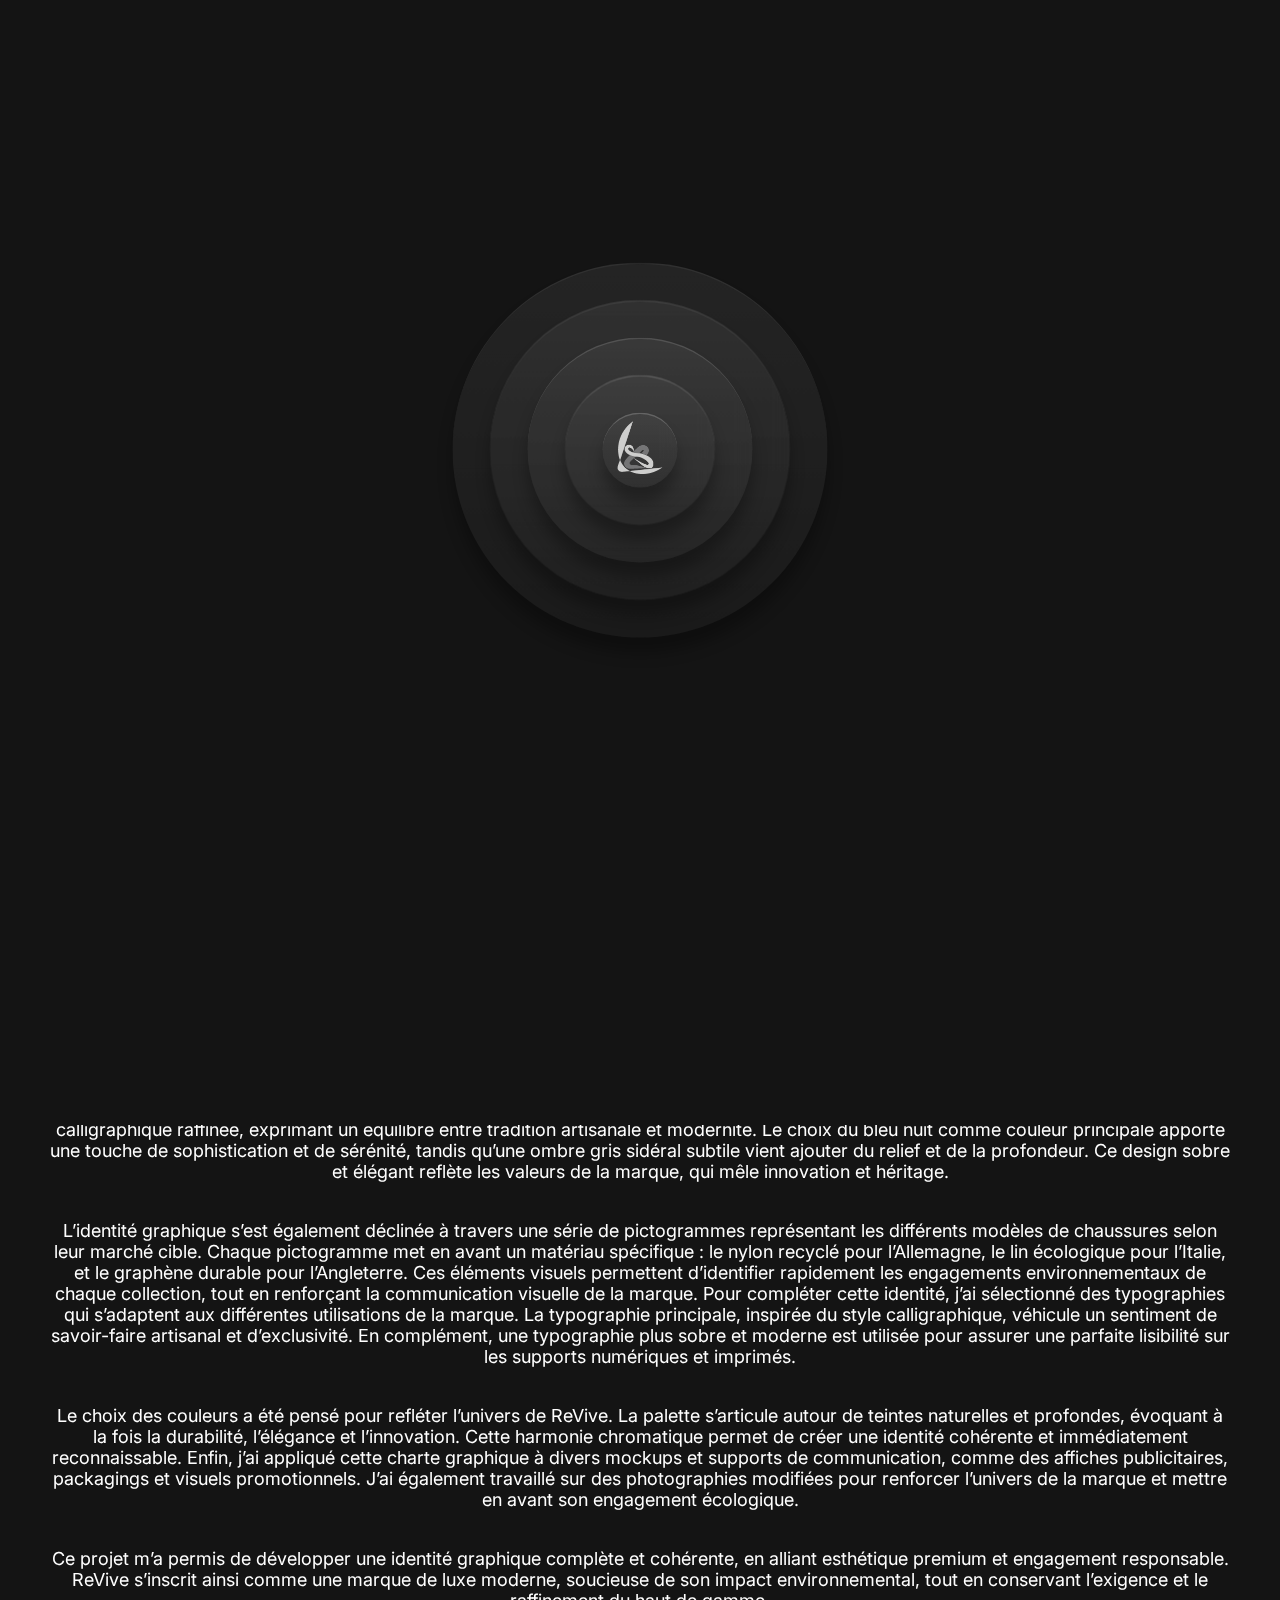
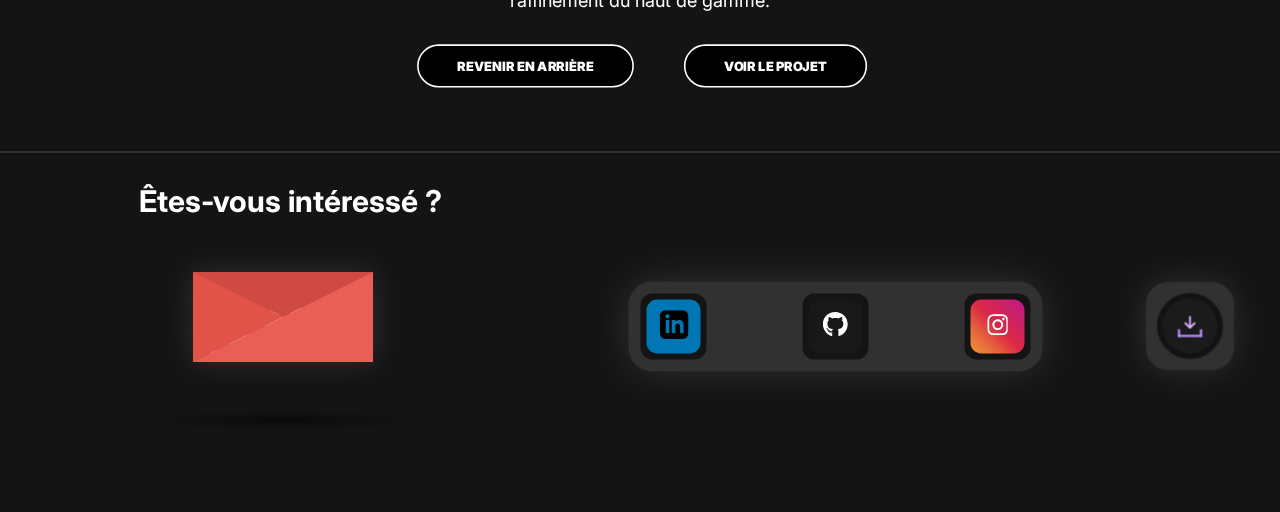
<file: projet/Marketing.html>
<!DOCTYPE html>
<html lang="en">
  <head>
    <link rel="preconnect" href="https://fonts.googleapis.com" />
    <link rel="preconnect" href="https://fonts.gstatic.com" crossorigin />
    <link
      href="https://fonts.googleapis.com/css2?family=Inter:ital,opsz,wght@0,14..32,100..900;1,14..32,100..900&display=swap"
      rel="stylesheet"
    />
    <meta charset="UTF-8" />
    <meta name="viewport" content="width=device-width, initial-scale=1.0" />
    <link rel="stylesheet" href="/css/style.css" />
    <title>À Propos De Moi</title>
    <style>
      h1 {
        font-size: 6em;
        transition: font-size 1s ease-in-out;
      }
    </style>
  </head>

  <div id="curseur"></div>

  <header>
    <div id="lgtxt">
      <a href="/html/index.html"
        ><img id="lcs" src="/photo/logo.png" alt="Logo LCS"
      /></a>
      <div id="but">
        <label class="switch">
          <input type="checkbox" id="theme" />
          <span class="slider"></span>
        </label>
      </div>
    </div>

    <nav id="navh">
      <ul id="ulh">
        <li><a href="index.html">Accueil</a></li>
        <li><a href="projets.html">Projets</a></li>
        <li><a href="About.html">À propos de moi</a></li>
      </ul>
    </nav>
  </header>

  <body id="dot">
    <div id="loading">
      <div class="loader">
        <div class="box">
          <div class="logo">
            <div
              id="svg"
              xmlns="http://www.w3.org/2000/svg"
              fill="none"
              viewBox="0 0 94 94"
              class="svg"
            >
              <img id="lcsload" src="/photo/lcswhite.png" alt="Logo LCS" />
            </div>
          </div>
        </div>
        <div class="box"></div>
        <div class="box"></div>
        <div class="box"></div>
        <div class="box"></div>
      </div>
    </div>

    <h1 id="scr">Stratégie Marketing</h1>
    <div>
      <img id="proimg" src="/photo/revive.jpg" alt="Photo de Lucas Corrieras" />
    </div>
    <div id="txtpro">
      <h1 id="intro">Description</h1>
      <p>
        La création de l’identité visuelle de ReVive a été un travail complet
        visant à associer l’élégance du luxe et l’engagement écologique. ReVive
        est une marque française qui place le slow fashion au cœur de son
        concept, en proposant des chaussures éco-responsables fabriquées à
        partir de matériaux innovants et durables. J’ai commencé par concevoir
        le logo, élément clé de la charte graphique. Il repose sur une
        typographie calligraphique raffinée, exprimant un équilibre entre
        tradition artisanale et modernité. Le choix du bleu nuit comme couleur
        principale apporte une touche de sophistication et de sérénité, tandis
        qu’une ombre gris sidéral subtile vient ajouter du relief et de la
        profondeur. Ce design sobre et élégant reflète les valeurs de la marque,
        qui mêle innovation et héritage.
      </p>
      <p>
        L’identité graphique s’est également déclinée à travers une série de
        pictogrammes représentant les différents modèles de chaussures selon
        leur marché cible. Chaque pictogramme met en avant un matériau
        spécifique : le nylon recyclé pour l’Allemagne, le lin écologique pour
        l’Italie, et le graphène durable pour l’Angleterre. Ces éléments visuels
        permettent d’identifier rapidement les engagements environnementaux de
        chaque collection, tout en renforçant la communication visuelle de la
        marque. Pour compléter cette identité, j’ai sélectionné des typographies
        qui s’adaptent aux différentes utilisations de la marque. La typographie
        principale, inspirée du style calligraphique, véhicule un sentiment de
        savoir-faire artisanal et d’exclusivité. En complément, une typographie
        plus sobre et moderne est utilisée pour assurer une parfaite lisibilité
        sur les supports numériques et imprimés.
      </p>
      <p>
        Le choix des couleurs a été pensé pour refléter l’univers de ReVive. La
        palette s’articule autour de teintes naturelles et profondes, évoquant à
        la fois la durabilité, l’élégance et l’innovation. Cette harmonie
        chromatique permet de créer une identité cohérente et immédiatement
        reconnaissable. Enfin, j’ai appliqué cette charte graphique à divers
        mockups et supports de communication, comme des affiches publicitaires,
        packagings et visuels promotionnels. J’ai également travaillé sur des
        photographies modifiées pour renforcer l’univers de la marque et mettre
        en avant son engagement écologique.
      </p>
      <p>
        Ce projet m’a permis de développer une identité graphique complète et
        cohérente, en alliant esthétique premium et engagement responsable.
        ReVive s’inscrit ainsi comme une marque de luxe moderne, soucieuse de
        son impact environnemental, tout en conservant l’exigence et le
        raffinement du haut de gamme.
      </p>
    </div>
    <div id="btnpro">
      <a href="projets.html">
        <button class="btn-17">
          <span class="text-container">
            <span class="text">Revenir En Arrière</span>
          </span>
        </button>
      </a>
      <a href="../pdf/SAE 102.pdf" download>
        <button class="btn-17">
          <span class="text-container">
            <span class="text">Voir Le Projet</span>
          </span>
        </button>
      </a>
    </div>
  </body>

  <div class="ligne"></div>

  <footer>
    <div id="contact">
      <h2 class="evi">Êtes-vous intéressé ?</h2>
      <div class="letter-image">
        <a href="mailto:lucascorrieras06@gmail.com">
          <div class="animated-mail">
            <div class="back-fold"></div>
            <div class="letter">
              <div class="letter-border"></div>
              <div class="letter-title"></div>
              <div class="letter-context"></div>
              <div class="letter-stamp">
                <div class="letter-stamp-inner"></div>
              </div>
            </div>
            <div class="top-fold"></div>
            <div class="body"></div>
            <div class="left-fold"></div>
          </div>
          <div class="shadow"></div>
        </a>
      </div>
    </div>

    <div id="social">
      <div class="blanc">
        <a
          href="https://www.linkedin.com/in/lucas-corrieras-033320339/"
          target="_blank"
        >
          <button class="LinkedinBtn">
            <span class="svgContainer">
              <svg
                viewBox="0 0 24 24"
                height="24"
                width="24"
                xmlns="http://www.w3.org/2000/svg"
              >
                <path
                  d="M19 0h-14c-2.761 0-5 2.239-5 5v14c0 2.761 2.239 5 5 5h14c2.762 0 5-2.239 5-5v-14c0-2.761-2.238-5-5-5zm-11 19h-3v-11h3v11zm-1.5-12.268c-.966 0-1.75-.79-1.75-1.764s.784-1.764 1.75-1.764 1.75.79 1.75 1.764-.783 1.764-1.75 1.764zm13.5 12.268h-3v-5.604c0-3.368-4-3.113-4 0v5.604h-3v-11h3v1.765c1.396-2.586 7-2.777 7 2.476v6.759z"
                ></path>
              </svg>
            </span>
            <span class="BG"></span>
          </button>
        </a>
      </div>

      <div class="blanc">
        <a href="https://github.com/Lucas-Corrieras-LCS" target="_blank">
          <button class="git">
            <span class="svgContainerg">
              <svg fill="white" viewBox="0 0 496 512" height="1.6em">
                <path
                  d="M165.9 397.4c0 2-2.3 3.6-5.2 3.6-3.3.3-5.6-1.3-5.6-3.6 0-2 2.3-3.6 5.2-3.6 3-.3 5.6 1.3 5.6 3.6zm-31.1-4.5c-.7 2 1.3 4.3 4.3 4.9 2.6 1 5.6 0 6.2-2s-1.3-4.3-4.3-5.2c-2.6-.7-5.5.3-6.2 2.3zm44.2-1.7c-2.9.7-4.9 2.6-4.6 4.9.3 2 2.9 3.3 5.9 2.6 2.9-.7 4.9-2.6 4.6-4.6-.3-1.9-3-3.2-5.9-2.9zM244.8 8C106.1 8 0 113.3 0 252c0 110.9 69.8 205.8 169.5 239.2 12.8 2.3 17.3-5.6 17.3-12.1 0-6.2-.3-40.4-.3-61.4 0 0-70 15-84.7-29.8 0 0-11.4-29.1-27.8-36.6 0 0-22.9-15.7 1.6-15.4 0 0 24.9 2 38.6 25.8 21.9 38.6 58.6 27.5 72.9 20.9 2.3-16 8.8-27.1 16-33.7-55.9-6.2-112.3-14.3-112.3-110.5 0-27.5 7.6-41.3 23.6-58.9-2.6-6.5-11.1-33.3 2.6-67.9 20.9-6.5 69 27 69 27 20-5.6 41.5-8.5 62.8-8.5s42.8 2.9 62.8 8.5c0 0 48.1-33.6 69-27 13.7 34.7 5.2 61.4 2.6 67.9 16 17.7 25.8 31.5 25.8 58.9 0 96.5-58.9 104.2-114.8 110.5 9.2 7.9 17 22.9 17 46.4 0 33.7-.3 75.4-.3 83.6 0 6.5 4.6 14.4 17.3 12.1C428.2 457.8 496 362.9 496 252 496 113.3 383.5 8 244.8 8zM97.2 352.9c-1.3 1-1 3.3.7 5.2 1.6 1.6 3.9 2.3 5.2 1 1.3-1 1-3.3-.7-5.2-1.6-1.6-3.9-2.3-5.2-1zm-10.8-8.1c-.7 1.3.3 2.9 2.3 3.9 1.6 1 3.6.7 4.3-.7.7-1.3-.3-2.9-2.3-3.9-2-.6-3.6-.3-4.3.7zm32.4 35.6c-1.6 1.3-1 4.3 1.3 6.2 2.3 2.3 5.2 2.6 6.5 1 1.3-1.3.7-4.3-1.3-6.2-2.2-2.3-5.2-2.6-6.5-1zm-11.4-14.7c-1.6 1-1.6 3.6 0 5.9 1.6 2.3 4.3 3.3 5.6 2.3 1.6-1.3 1.6-3.9 0-6.2-1.4-2.3-4-3.3-5.6-2z"
                ></path>
              </svg>
            </span>
            <span class="BGg"></span>
          </button>
        </a>
      </div>

      <div class="blanc">
        <a href="https://www.instagram.com/lucas.pkfr/" target="_blank">
          <button class="inst">
            <span class="svgContaineri">
              <svg
                fill="white"
                class="svgIcon"
                viewBox="0 0 448 512"
                height="1.5em"
                xmlns="http://www.w3.org/2000/svg"
              >
                <path
                  d="M224.1 141c-63.6 0-114.9 51.3-114.9 114.9s51.3 114.9 114.9 114.9S339 319.5 339 255.9 287.7 141 224.1 141zm0 189.6c-41.1 0-74.7-33.5-74.7-74.7s33.5-74.7 74.7-74.7 74.7 33.5 74.7 74.7-33.6 74.7-74.7 74.7zm146.4-194.3c0 14.9-12 26.8-26.8 26.8-14.9 0-26.8-12-26.8-26.8s12-26.8 26.8-26.8 26.8 12 26.8 26.8zm76.1 27.2c-1.7-35.9-9.9-67.7-36.2-93.9-26.2-26.2-58-34.4-93.9-36.2-37-2.1-147.9-2.1-184.9 0-35.8 1.7-67.6 9.9-93.9 36.1s-34.4 58-36.2 93.9c-2.1 37-2.1 147.9 0 184.9 1.7 35.9 9.9 67.7 36.2 93.9s58 34.4 93.9 36.2c37 2.1 147.9 2.1 184.9 0 35.9-1.7 67.7-9.9 93.9-36.2 26.2-26.2 34.4-58 36.2-93.9 2.1-37 2.1-147.8 0-184.8zM398.8 388c-7.8 19.6-22.9 34.7-42.6 42.6-29.5 11.7-99.5 9-132.1 9s-102.7 2.6-132.1-9c-19.6-7.8-34.7-22.9-42.6-42.6-11.7-29.5-9-99.5-9-132.1s-2.6-102.7 9-132.1c7.8-19.6 22.9-34.7 42.6-42.6 29.5-11.7 99.5-9 132.1-9s102.7-2.6 132.1 9c19.6 7.8 34.7 22.9 42.6 42.6 11.7 29.5 9 99.5 9 132.1s2.7 102.7-9 132.1z"
                ></path>
              </svg>
            </span>
            <span class="BGi"></span>
          </button>
        </a>
      </div>
    </div>

    <div id="back">
      <div id="blanc2">
        <a href="/pdf/Lucas_Corrieras_CV.pdf" download>
          <button class="cv">
            <svg
              class="svgIcond"
              viewBox="0 0 384 512"
              height="1em"
              xmlns="http://www.w3.org/2000/svg"
            >
              <path
                d="M169.4 470.6c12.5 12.5 32.8 12.5 45.3 0l160-160c12.5-12.5 12.5-32.8 0-45.3s-32.8-12.5-45.3 0L224 370.8 224 64c0-17.7-14.3-32-32-32s-32 14.3-32 32l0 306.7L54.6 265.4c-12.5-12.5-32.8-12.5-45.3 0s-12.5 32.8 0 45.3l160 160z"
              ></path>
            </svg>
            <span class="icon2"></span>
            <span class="tooltip">Mon CV</span>
          </button>
        </a>
      </div>
    </div>
  </footer>

  <script src="/js/three.r134.min.js"></script>
  <script src="/js/vanta.dots.min.js"></script>
  <script src="/js/style.js"></script>
</html>
</file>
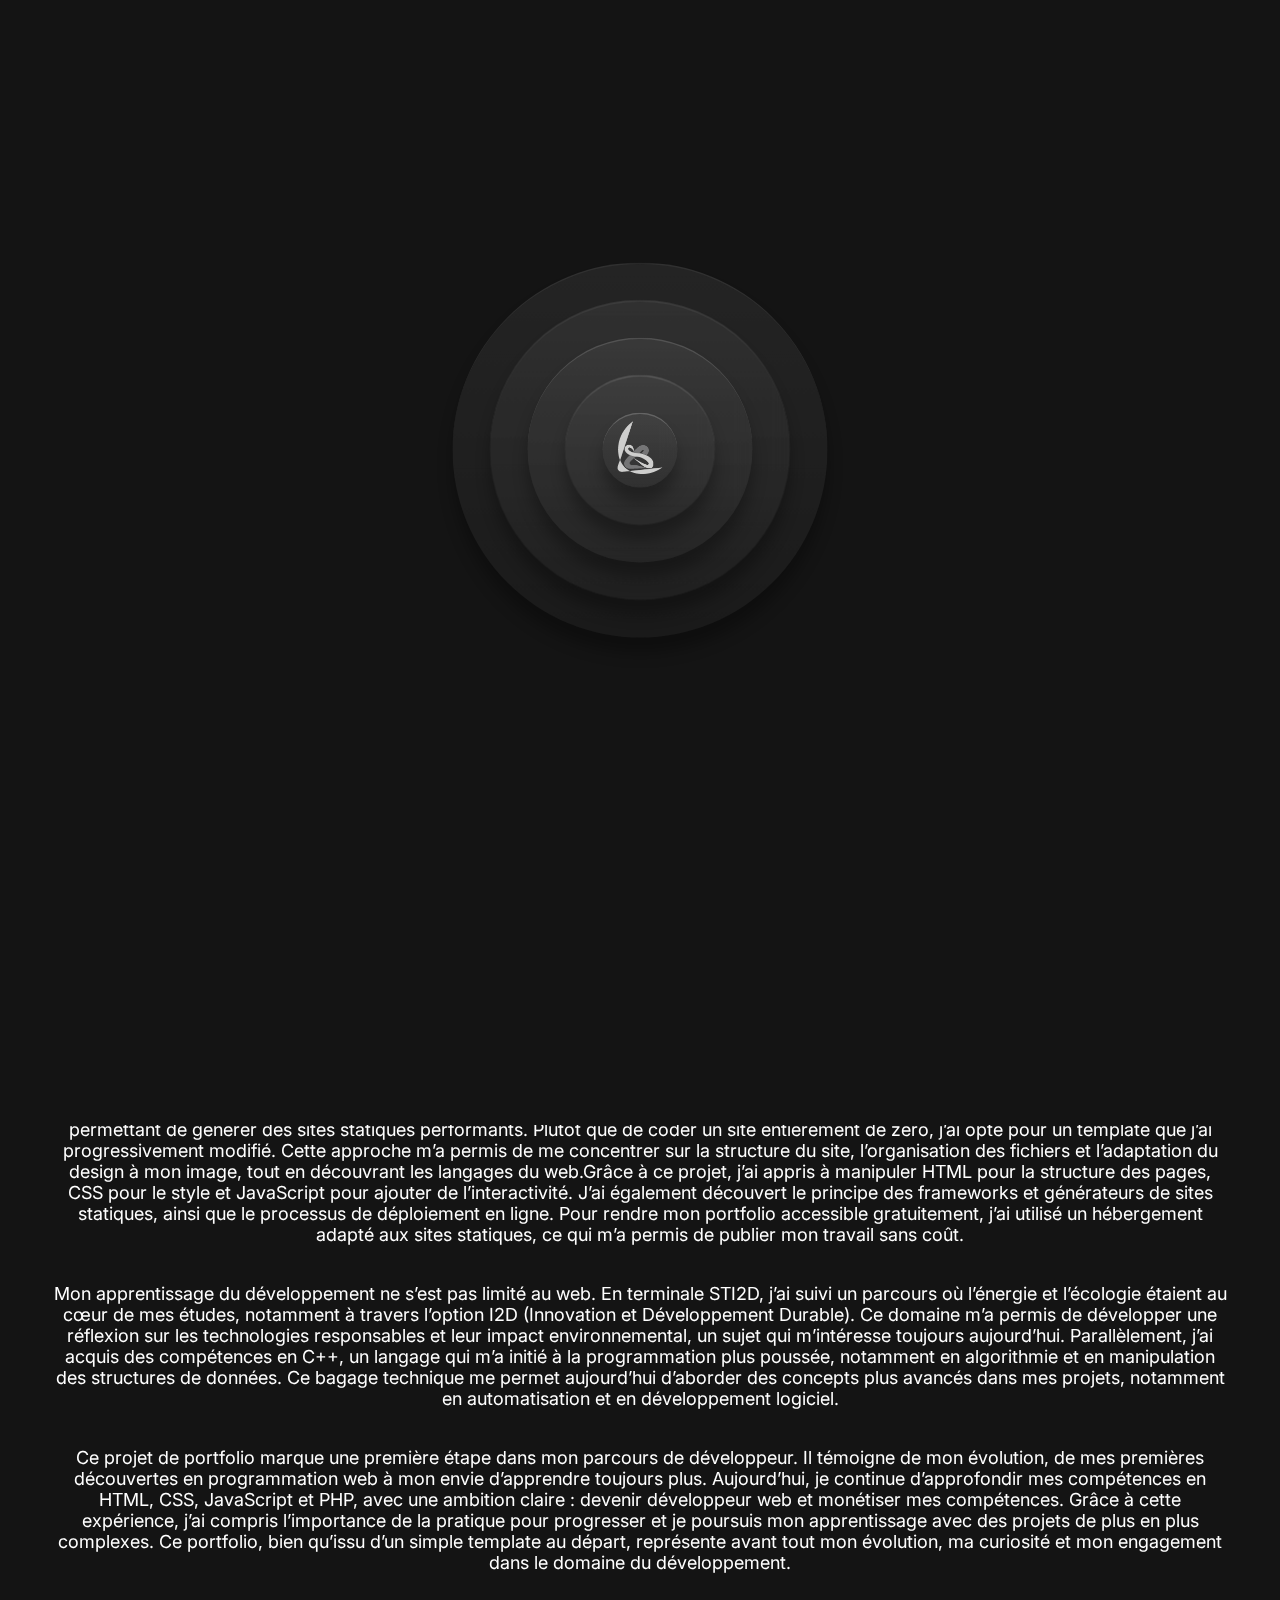
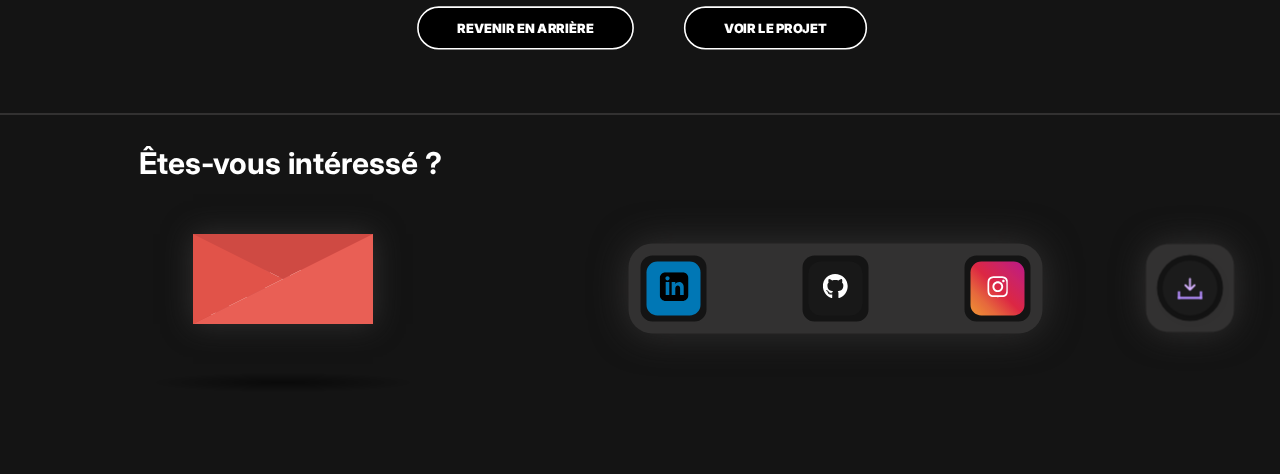
<file: projet/portfolio.html>
<!DOCTYPE html>
<html lang="en">
  <head>
    <link rel="preconnect" href="https://fonts.googleapis.com" />
    <link rel="preconnect" href="https://fonts.gstatic.com" crossorigin />
    <link
      href="https://fonts.googleapis.com/css2?family=Inter:ital,opsz,wght@0,14..32,100..900;1,14..32,100..900&display=swap"
      rel="stylesheet"
    />
    <meta charset="UTF-8" />
    <meta name="viewport" content="width=device-width, initial-scale=1.0" />
    <link rel="stylesheet" href="/css/style.css" />
    <title>À Propos De Moi</title>
    <style>
      h1 {
        font-size: 6em;
        transition: font-size 1s ease-in-out;
      }
    </style>
  </head>

  <div id="curseur"></div>

  <header>
    <div id="lgtxt">
      <a href="/html/index.html"
        ><img id="lcs" src="/photo/logo.png" alt="Logo LCS"
      /></a>
      <div id="but">
        <label class="switch">
          <input type="checkbox" id="theme" />
          <span class="slider"></span>
        </label>
      </div>
    </div>

    <nav id="navh">
      <ul id="ulh">
        <li><a href="../index.html">Accueil</a></li>
        <li><a href="../projets.html">Projets</a></li>
        <li><a href="../About.html">À propos de moi</a></li>
      </ul>
    </nav>
  </header>

  <body id="dot">
    <div id="loading">
      <div class="loader">
        <div class="box">
          <div class="logo">
            <div
              id="svg"
              xmlns="http://www.w3.org/2000/svg"
              fill="none"
              viewBox="0 0 94 94"
              class="svg"
            >
              <img id="lcsload" src="/photo/lcswhite.png" alt="Logo LCS" />
            </div>
          </div>
        </div>
        <div class="box"></div>
        <div class="box"></div>
        <div class="box"></div>
        <div class="box"></div>
      </div>
    </div>

    <h1 id="scr">Mon Premier Portfolio</h1>
    <div>
      <img
        id="proimg"
        src="/photo/portfolio1.jpeg"
        alt="Photo de Lucas Corrieras"
      />
    </div>
    <div id="txtpro">
      <h1 id="intro">Description</h1>
      <p>
        La création de mon portfolio a été une étape clé dans mon apprentissage
        du développement web. En débutant ce projet, je n’avais aucune maîtrise
        du HTML, CSS et JavaScript. Mon objectif était donc d’apprendre en
        pratiquant, tout en créant un site capable de me représenter et de
        mettre en avant mes compétences. N’ayant jamais travaillé sur un site
        web auparavant, j’ai choisi d’utiliser Astro, un framework moderne
        permettant de générer des sites statiques performants. Plutôt que de
        coder un site entièrement de zéro, j’ai opté pour un template que j’ai
        progressivement modifié. Cette approche m’a permis de me concentrer sur
        la structure du site, l’organisation des fichiers et l’adaptation du
        design à mon image, tout en découvrant les langages du web.Grâce à ce
        projet, j’ai appris à manipuler HTML pour la structure des pages, CSS
        pour le style et JavaScript pour ajouter de l’interactivité. J’ai
        également découvert le principe des frameworks et générateurs de sites
        statiques, ainsi que le processus de déploiement en ligne. Pour rendre
        mon portfolio accessible gratuitement, j’ai utilisé un hébergement
        adapté aux sites statiques, ce qui m’a permis de publier mon travail
        sans coût.
      </p>
      <p>
        Mon apprentissage du développement ne s’est pas limité au web. En
        terminale STI2D, j’ai suivi un parcours où l’énergie et l’écologie
        étaient au cœur de mes études, notamment à travers l’option I2D
        (Innovation et Développement Durable). Ce domaine m’a permis de
        développer une réflexion sur les technologies responsables et leur
        impact environnemental, un sujet qui m’intéresse toujours aujourd’hui.
        Parallèlement, j’ai acquis des compétences en C++, un langage qui m’a
        initié à la programmation plus poussée, notamment en algorithmie et en
        manipulation des structures de données. Ce bagage technique me permet
        aujourd’hui d’aborder des concepts plus avancés dans mes projets,
        notamment en automatisation et en développement logiciel.
      </p>
      <p>
        Ce projet de portfolio marque une première étape dans mon parcours de
        développeur. Il témoigne de mon évolution, de mes premières découvertes
        en programmation web à mon envie d’apprendre toujours plus. Aujourd’hui,
        je continue d’approfondir mes compétences en HTML, CSS, JavaScript et
        PHP, avec une ambition claire : devenir développeur web et monétiser mes
        compétences. Grâce à cette expérience, j’ai compris l’importance de la
        pratique pour progresser et je poursuis mon apprentissage avec des
        projets de plus en plus complexes. Ce portfolio, bien qu’issu d’un
        simple template au départ, représente avant tout mon évolution, ma
        curiosité et mon engagement dans le domaine du développement.
      </p>
    </div>
    <div id="btnpro">
      <a href="../projets.html">
        <button class="btn-17">
          <span class="text-container">
            <span class="text">Revenir En Arrière</span>
          </span>
        </button>
      </a>
      <a href="https://cool-naiad-01f700.netlify.app" target="_blank">
        <button class="btn-17">
          <span class="text-container">
            <span class="text">Voir Le Projet</span>
          </span>
        </button>
      </a>
    </div>
  </body>

  <div class="ligne"></div>

  <footer>
    <div id="contact">
      <h2 class="evi">Êtes-vous intéressé ?</h2>
      <div class="letter-image">
        <a href="mailto:lucascorrieras06@gmail.com">
          <div class="animated-mail">
            <div class="back-fold"></div>
            <div class="letter">
              <div class="letter-border"></div>
              <div class="letter-title"></div>
              <div class="letter-context"></div>
              <div class="letter-stamp">
                <div class="letter-stamp-inner"></div>
              </div>
            </div>
            <div class="top-fold"></div>
            <div class="body"></div>
            <div class="left-fold"></div>
          </div>
          <div class="shadow"></div>
        </a>
      </div>
    </div>

    <div id="social">
      <div class="blanc">
        <a
          href="https://www.linkedin.com/in/lucas-corrieras-033320339/"
          target="_blank"
        >
          <button class="LinkedinBtn">
            <span class="svgContainer">
              <svg
                viewBox="0 0 24 24"
                height="24"
                width="24"
                xmlns="http://www.w3.org/2000/svg"
              >
                <path
                  d="M19 0h-14c-2.761 0-5 2.239-5 5v14c0 2.761 2.239 5 5 5h14c2.762 0 5-2.239 5-5v-14c0-2.761-2.238-5-5-5zm-11 19h-3v-11h3v11zm-1.5-12.268c-.966 0-1.75-.79-1.75-1.764s.784-1.764 1.75-1.764 1.75.79 1.75 1.764-.783 1.764-1.75 1.764zm13.5 12.268h-3v-5.604c0-3.368-4-3.113-4 0v5.604h-3v-11h3v1.765c1.396-2.586 7-2.777 7 2.476v6.759z"
                ></path>
              </svg>
            </span>
            <span class="BG"></span>
          </button>
        </a>
      </div>

      <div class="blanc">
        <a href="https://github.com/Lucas-Corrieras-LCS" target="_blank">
          <button class="git">
            <span class="svgContainerg">
              <svg fill="white" viewBox="0 0 496 512" height="1.6em">
                <path
                  d="M165.9 397.4c0 2-2.3 3.6-5.2 3.6-3.3.3-5.6-1.3-5.6-3.6 0-2 2.3-3.6 5.2-3.6 3-.3 5.6 1.3 5.6 3.6zm-31.1-4.5c-.7 2 1.3 4.3 4.3 4.9 2.6 1 5.6 0 6.2-2s-1.3-4.3-4.3-5.2c-2.6-.7-5.5.3-6.2 2.3zm44.2-1.7c-2.9.7-4.9 2.6-4.6 4.9.3 2 2.9 3.3 5.9 2.6 2.9-.7 4.9-2.6 4.6-4.6-.3-1.9-3-3.2-5.9-2.9zM244.8 8C106.1 8 0 113.3 0 252c0 110.9 69.8 205.8 169.5 239.2 12.8 2.3 17.3-5.6 17.3-12.1 0-6.2-.3-40.4-.3-61.4 0 0-70 15-84.7-29.8 0 0-11.4-29.1-27.8-36.6 0 0-22.9-15.7 1.6-15.4 0 0 24.9 2 38.6 25.8 21.9 38.6 58.6 27.5 72.9 20.9 2.3-16 8.8-27.1 16-33.7-55.9-6.2-112.3-14.3-112.3-110.5 0-27.5 7.6-41.3 23.6-58.9-2.6-6.5-11.1-33.3 2.6-67.9 20.9-6.5 69 27 69 27 20-5.6 41.5-8.5 62.8-8.5s42.8 2.9 62.8 8.5c0 0 48.1-33.6 69-27 13.7 34.7 5.2 61.4 2.6 67.9 16 17.7 25.8 31.5 25.8 58.9 0 96.5-58.9 104.2-114.8 110.5 9.2 7.9 17 22.9 17 46.4 0 33.7-.3 75.4-.3 83.6 0 6.5 4.6 14.4 17.3 12.1C428.2 457.8 496 362.9 496 252 496 113.3 383.5 8 244.8 8zM97.2 352.9c-1.3 1-1 3.3.7 5.2 1.6 1.6 3.9 2.3 5.2 1 1.3-1 1-3.3-.7-5.2-1.6-1.6-3.9-2.3-5.2-1zm-10.8-8.1c-.7 1.3.3 2.9 2.3 3.9 1.6 1 3.6.7 4.3-.7.7-1.3-.3-2.9-2.3-3.9-2-.6-3.6-.3-4.3.7zm32.4 35.6c-1.6 1.3-1 4.3 1.3 6.2 2.3 2.3 5.2 2.6 6.5 1 1.3-1.3.7-4.3-1.3-6.2-2.2-2.3-5.2-2.6-6.5-1zm-11.4-14.7c-1.6 1-1.6 3.6 0 5.9 1.6 2.3 4.3 3.3 5.6 2.3 1.6-1.3 1.6-3.9 0-6.2-1.4-2.3-4-3.3-5.6-2z"
                ></path>
              </svg>
            </span>
            <span class="BGg"></span>
          </button>
        </a>
      </div>

      <div class="blanc">
        <a href="https://www.instagram.com/lucas.pkfr/" target="_blank">
          <button class="inst">
            <span class="svgContaineri">
              <svg
                fill="white"
                class="svgIcon"
                viewBox="0 0 448 512"
                height="1.5em"
                xmlns="http://www.w3.org/2000/svg"
              >
                <path
                  d="M224.1 141c-63.6 0-114.9 51.3-114.9 114.9s51.3 114.9 114.9 114.9S339 319.5 339 255.9 287.7 141 224.1 141zm0 189.6c-41.1 0-74.7-33.5-74.7-74.7s33.5-74.7 74.7-74.7 74.7 33.5 74.7 74.7-33.6 74.7-74.7 74.7zm146.4-194.3c0 14.9-12 26.8-26.8 26.8-14.9 0-26.8-12-26.8-26.8s12-26.8 26.8-26.8 26.8 12 26.8 26.8zm76.1 27.2c-1.7-35.9-9.9-67.7-36.2-93.9-26.2-26.2-58-34.4-93.9-36.2-37-2.1-147.9-2.1-184.9 0-35.8 1.7-67.6 9.9-93.9 36.1s-34.4 58-36.2 93.9c-2.1 37-2.1 147.9 0 184.9 1.7 35.9 9.9 67.7 36.2 93.9s58 34.4 93.9 36.2c37 2.1 147.9 2.1 184.9 0 35.9-1.7 67.7-9.9 93.9-36.2 26.2-26.2 34.4-58 36.2-93.9 2.1-37 2.1-147.8 0-184.8zM398.8 388c-7.8 19.6-22.9 34.7-42.6 42.6-29.5 11.7-99.5 9-132.1 9s-102.7 2.6-132.1-9c-19.6-7.8-34.7-22.9-42.6-42.6-11.7-29.5-9-99.5-9-132.1s-2.6-102.7 9-132.1c7.8-19.6 22.9-34.7 42.6-42.6 29.5-11.7 99.5-9 132.1-9s102.7-2.6 132.1 9c19.6 7.8 34.7 22.9 42.6 42.6 11.7 29.5 9 99.5 9 132.1s2.7 102.7-9 132.1z"
                ></path>
              </svg>
            </span>
            <span class="BGi"></span>
          </button>
        </a>
      </div>
    </div>

    <div id="back">
      <div id="blanc2">
        <a href="/pdf/Lucas_Corrieras_CV.pdf" download>
          <button class="cv">
            <svg
              class="svgIcond"
              viewBox="0 0 384 512"
              height="1em"
              xmlns="http://www.w3.org/2000/svg"
            >
              <path
                d="M169.4 470.6c12.5 12.5 32.8 12.5 45.3 0l160-160c12.5-12.5 12.5-32.8 0-45.3s-32.8-12.5-45.3 0L224 370.8 224 64c0-17.7-14.3-32-32-32s-32 14.3-32 32l0 306.7L54.6 265.4c-12.5-12.5-32.8-12.5-45.3 0s-12.5 32.8 0 45.3l160 160z"
              ></path>
            </svg>
            <span class="icon2"></span>
            <span class="tooltip">Mon CV</span>
          </button>
        </a>
      </div>
    </div>
  </footer>

  <script src="/js/three.r134.min.js"></script>
  <script src="/js/vanta.dots.min.js"></script>
  <script src="/js/style.js"></script>
</html>
</file>
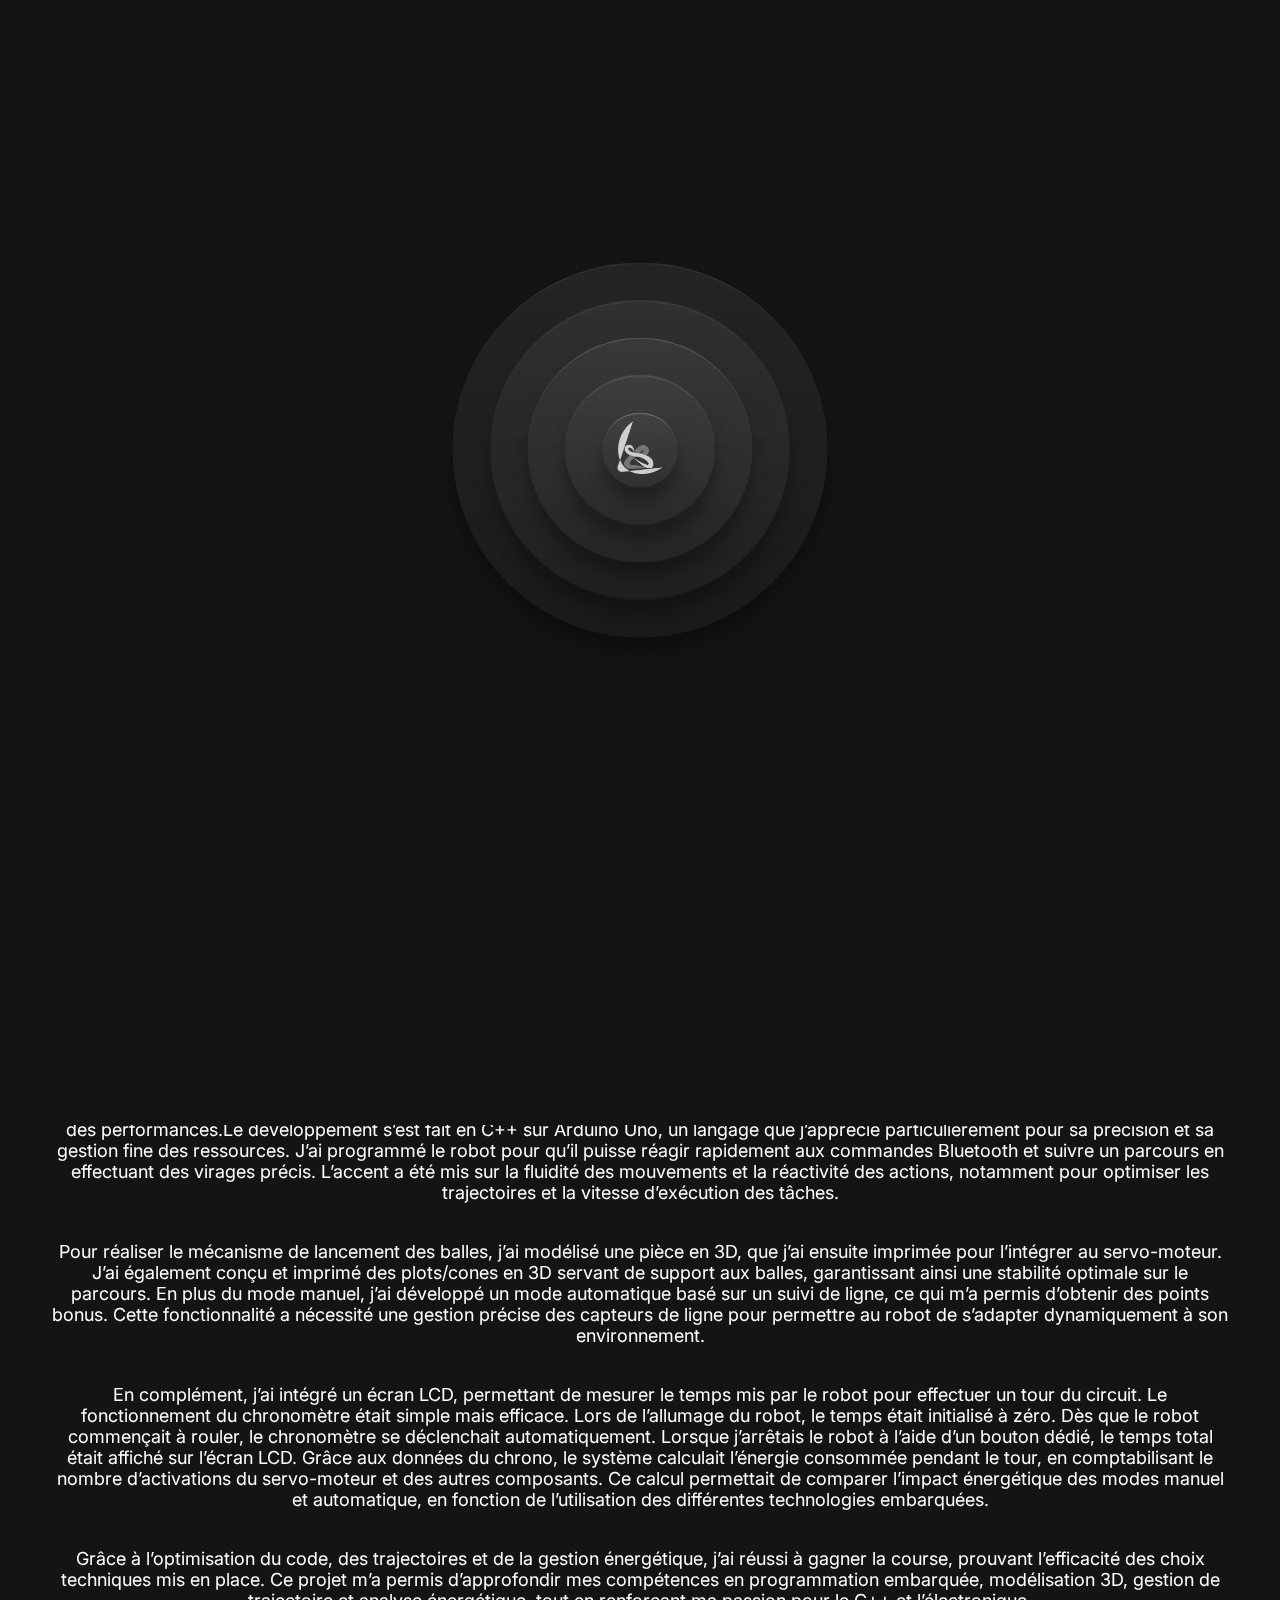
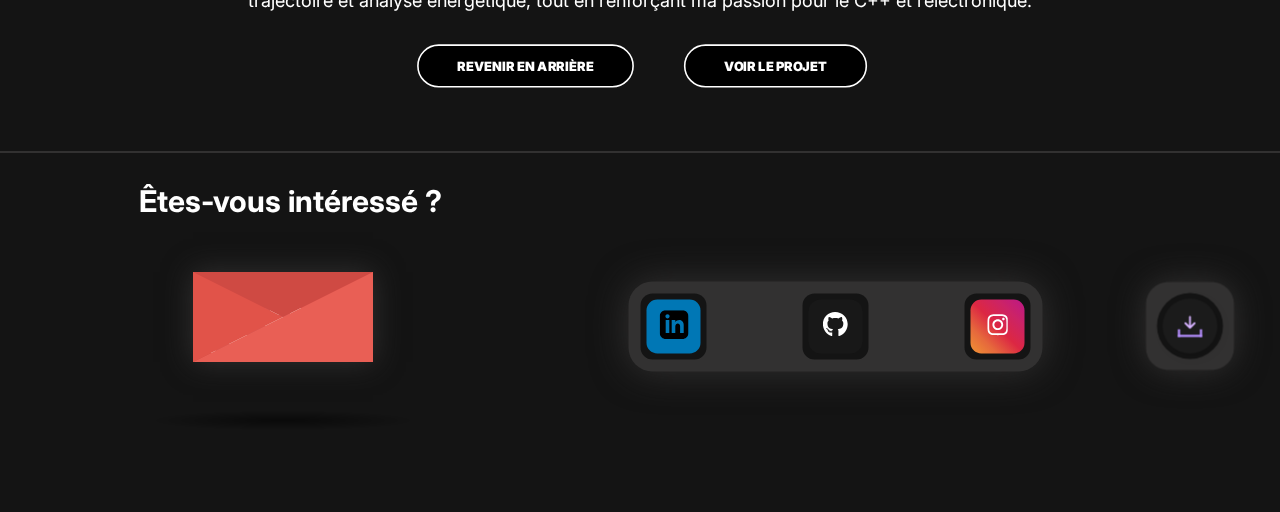
<file: projet/Robot.html>
<!DOCTYPE html>
<html lang="en">
  <head>
    <link rel="preconnect" href="https://fonts.googleapis.com" />
    <link rel="preconnect" href="https://fonts.gstatic.com" crossorigin />
    <link
      href="https://fonts.googleapis.com/css2?family=Inter:ital,opsz,wght@0,14..32,100..900;1,14..32,100..900&display=swap"
      rel="stylesheet"
    />
    <meta charset="UTF-8" />
    <meta name="viewport" content="width=device-width, initial-scale=1.0" />
    <link rel="stylesheet" href="/css/style.css" />
    <link rel="icon" href="/photo/logo.ico" type="image/x-icon" />
    <title>À Propos De Moi</title>
    <style>
      h1 {
        font-size: 6em;
        transition: font-size 1s ease-in-out;
      }
    </style>
  </head>

  <div id="curseur"></div>

  <header>
    <div id="lgtxt">
      <a href="/html/index.html"
        ><img id="lcs" src="/photo/logo.png" alt="Logo LCS"
      /></a>
      <div id="but">
        <label class="switch">
          <input type="checkbox" id="theme" />
          <span class="slider"></span>
        </label>
      </div>
    </div>

    <nav id="navh">
      <ul id="ulh">
        <li><a href="../index.html">Accueil</a></li>
        <li><a href="../projets.html">Projets</a></li>
        <li><a href="../About.html">À propos de moi</a></li>
      </ul>
    </nav>
  </header>

  <body id="dot">
    <div id="loading">
      <div class="loader">
        <div class="box">
          <div class="logo">
            <div
              id="svg"
              xmlns="http://www.w3.org/2000/svg"
              fill="none"
              viewBox="0 0 94 94"
              class="svg"
            >
              <img id="lcsload" src="/photo/lcswhite.png" alt="Logo LCS" />
            </div>
          </div>
        </div>
        <div class="box"></div>
        <div class="box"></div>
        <div class="box"></div>
        <div class="box"></div>
      </div>
    </div>

    <h1 id="scr">Projet Robotik</h1>
    <div>
      <img
        id="proimg"
        src="/photo/robotik.jpg"
        alt="Photo de Lucas Corrieras"
      />
    </div>
    <div id="txtpro">
      <h1 id="intro">Description</h1>
      <p>
        Ce projet, réalisé en première sur une durée de 56 heures, a été une
        expérience immersive dans la programmation et l’électronique embarquée.
        Mon objectif était de développer un robot capable de terminer une course
        le plus rapidement possible, tout en faisant tomber des balles à l’aide
        d’un servo-moteur. Ce défi nécessitait une approche alliant
        programmation, modélisation 3D, électronique et optimisation des
        performances.Le développement s’est fait en C++ sur Arduino Uno, un
        langage que j’apprécie particulièrement pour sa précision et sa gestion
        fine des ressources. J’ai programmé le robot pour qu’il puisse réagir
        rapidement aux commandes Bluetooth et suivre un parcours en effectuant
        des virages précis. L’accent a été mis sur la fluidité des mouvements et
        la réactivité des actions, notamment pour optimiser les trajectoires et
        la vitesse d’exécution des tâches.
      </p>
      <p>
        Pour réaliser le mécanisme de lancement des balles, j’ai modélisé une
        pièce en 3D, que j’ai ensuite imprimée pour l’intégrer au servo-moteur.
        J’ai également conçu et imprimé des plots/cones en 3D servant de support
        aux balles, garantissant ainsi une stabilité optimale sur le parcours.
        En plus du mode manuel, j’ai développé un mode automatique basé sur un
        suivi de ligne, ce qui m’a permis d’obtenir des points bonus. Cette
        fonctionnalité a nécessité une gestion précise des capteurs de ligne
        pour permettre au robot de s’adapter dynamiquement à son environnement.
      </p>
      <p>
        En complément, j’ai intégré un écran LCD, permettant de mesurer le temps
        mis par le robot pour effectuer un tour du circuit. Le fonctionnement du
        chronomètre était simple mais efficace. Lors de l’allumage du robot, le
        temps était initialisé à zéro. Dès que le robot commençait à rouler, le
        chronomètre se déclenchait automatiquement. Lorsque j’arrêtais le robot
        à l’aide d’un bouton dédié, le temps total était affiché sur l’écran
        LCD. Grâce aux données du chrono, le système calculait l’énergie
        consommée pendant le tour, en comptabilisant le nombre d’activations du
        servo-moteur et des autres composants. Ce calcul permettait de comparer
        l’impact énergétique des modes manuel et automatique, en fonction de
        l’utilisation des différentes technologies embarquées.
      </p>
      <p>
        Grâce à l’optimisation du code, des trajectoires et de la gestion
        énergétique, j’ai réussi à gagner la course, prouvant l’efficacité des
        choix techniques mis en place. Ce projet m’a permis d’approfondir mes
        compétences en programmation embarquée, modélisation 3D, gestion de
        trajectoire et analyse énergétique, tout en renforçant ma passion pour
        le C++ et l’électronique.
      </p>
    </div>
    <div id="btnpro">
      <a href="../projets.html">
        <button class="btn-17">
          <span class="text-container">
            <span class="text">Revenir En Arrière</span>
          </span>
        </button>
      </a>
      <a
        href="../pdf/Diaporama - Projet IT 1STI2D 2023 - CORRIERAS.pdf"
        download
      >
        <button class="btn-17">
          <span class="text-container">
            <span class="text">Voir Le Projet</span>
          </span>
        </button>
      </a>
    </div>
  </body>

  <div class="ligne"></div>

  <footer>
    <div id="contact">
      <h2 class="evi">Êtes-vous intéressé ?</h2>
      <div class="letter-image">
        <a href="mailto:lucascorrieras06@gmail.com">
          <div class="animated-mail">
            <div class="back-fold"></div>
            <div class="letter">
              <div class="letter-border"></div>
              <div class="letter-title"></div>
              <div class="letter-context"></div>
              <div class="letter-stamp">
                <div class="letter-stamp-inner"></div>
              </div>
            </div>
            <div class="top-fold"></div>
            <div class="body"></div>
            <div class="left-fold"></div>
          </div>
          <div class="shadow"></div>
        </a>
      </div>
    </div>

    <div id="social">
      <div class="blanc">
        <a
          href="https://www.linkedin.com/in/lucas-corrieras-033320339/"
          target="_blank"
        >
          <button class="LinkedinBtn">
            <span class="svgContainer">
              <svg
                viewBox="0 0 24 24"
                height="24"
                width="24"
                xmlns="http://www.w3.org/2000/svg"
              >
                <path
                  d="M19 0h-14c-2.761 0-5 2.239-5 5v14c0 2.761 2.239 5 5 5h14c2.762 0 5-2.239 5-5v-14c0-2.761-2.238-5-5-5zm-11 19h-3v-11h3v11zm-1.5-12.268c-.966 0-1.75-.79-1.75-1.764s.784-1.764 1.75-1.764 1.75.79 1.75 1.764-.783 1.764-1.75 1.764zm13.5 12.268h-3v-5.604c0-3.368-4-3.113-4 0v5.604h-3v-11h3v1.765c1.396-2.586 7-2.777 7 2.476v6.759z"
                ></path>
              </svg>
            </span>
            <span class="BG"></span>
          </button>
        </a>
      </div>

      <div class="blanc">
        <a href="https://github.com/Lucas-Corrieras-LCS" target="_blank">
          <button class="git">
            <span class="svgContainerg">
              <svg fill="white" viewBox="0 0 496 512" height="1.6em">
                <path
                  d="M165.9 397.4c0 2-2.3 3.6-5.2 3.6-3.3.3-5.6-1.3-5.6-3.6 0-2 2.3-3.6 5.2-3.6 3-.3 5.6 1.3 5.6 3.6zm-31.1-4.5c-.7 2 1.3 4.3 4.3 4.9 2.6 1 5.6 0 6.2-2s-1.3-4.3-4.3-5.2c-2.6-.7-5.5.3-6.2 2.3zm44.2-1.7c-2.9.7-4.9 2.6-4.6 4.9.3 2 2.9 3.3 5.9 2.6 2.9-.7 4.9-2.6 4.6-4.6-.3-1.9-3-3.2-5.9-2.9zM244.8 8C106.1 8 0 113.3 0 252c0 110.9 69.8 205.8 169.5 239.2 12.8 2.3 17.3-5.6 17.3-12.1 0-6.2-.3-40.4-.3-61.4 0 0-70 15-84.7-29.8 0 0-11.4-29.1-27.8-36.6 0 0-22.9-15.7 1.6-15.4 0 0 24.9 2 38.6 25.8 21.9 38.6 58.6 27.5 72.9 20.9 2.3-16 8.8-27.1 16-33.7-55.9-6.2-112.3-14.3-112.3-110.5 0-27.5 7.6-41.3 23.6-58.9-2.6-6.5-11.1-33.3 2.6-67.9 20.9-6.5 69 27 69 27 20-5.6 41.5-8.5 62.8-8.5s42.8 2.9 62.8 8.5c0 0 48.1-33.6 69-27 13.7 34.7 5.2 61.4 2.6 67.9 16 17.7 25.8 31.5 25.8 58.9 0 96.5-58.9 104.2-114.8 110.5 9.2 7.9 17 22.9 17 46.4 0 33.7-.3 75.4-.3 83.6 0 6.5 4.6 14.4 17.3 12.1C428.2 457.8 496 362.9 496 252 496 113.3 383.5 8 244.8 8zM97.2 352.9c-1.3 1-1 3.3.7 5.2 1.6 1.6 3.9 2.3 5.2 1 1.3-1 1-3.3-.7-5.2-1.6-1.6-3.9-2.3-5.2-1zm-10.8-8.1c-.7 1.3.3 2.9 2.3 3.9 1.6 1 3.6.7 4.3-.7.7-1.3-.3-2.9-2.3-3.9-2-.6-3.6-.3-4.3.7zm32.4 35.6c-1.6 1.3-1 4.3 1.3 6.2 2.3 2.3 5.2 2.6 6.5 1 1.3-1.3.7-4.3-1.3-6.2-2.2-2.3-5.2-2.6-6.5-1zm-11.4-14.7c-1.6 1-1.6 3.6 0 5.9 1.6 2.3 4.3 3.3 5.6 2.3 1.6-1.3 1.6-3.9 0-6.2-1.4-2.3-4-3.3-5.6-2z"
                ></path>
              </svg>
            </span>
            <span class="BGg"></span>
          </button>
        </a>
      </div>

      <div class="blanc">
        <a href="https://www.instagram.com/lucas.pkfr/" target="_blank">
          <button class="inst">
            <span class="svgContaineri">
              <svg
                fill="white"
                class="svgIcon"
                viewBox="0 0 448 512"
                height="1.5em"
                xmlns="http://www.w3.org/2000/svg"
              >
                <path
                  d="M224.1 141c-63.6 0-114.9 51.3-114.9 114.9s51.3 114.9 114.9 114.9S339 319.5 339 255.9 287.7 141 224.1 141zm0 189.6c-41.1 0-74.7-33.5-74.7-74.7s33.5-74.7 74.7-74.7 74.7 33.5 74.7 74.7-33.6 74.7-74.7 74.7zm146.4-194.3c0 14.9-12 26.8-26.8 26.8-14.9 0-26.8-12-26.8-26.8s12-26.8 26.8-26.8 26.8 12 26.8 26.8zm76.1 27.2c-1.7-35.9-9.9-67.7-36.2-93.9-26.2-26.2-58-34.4-93.9-36.2-37-2.1-147.9-2.1-184.9 0-35.8 1.7-67.6 9.9-93.9 36.1s-34.4 58-36.2 93.9c-2.1 37-2.1 147.9 0 184.9 1.7 35.9 9.9 67.7 36.2 93.9s58 34.4 93.9 36.2c37 2.1 147.9 2.1 184.9 0 35.9-1.7 67.7-9.9 93.9-36.2 26.2-26.2 34.4-58 36.2-93.9 2.1-37 2.1-147.8 0-184.8zM398.8 388c-7.8 19.6-22.9 34.7-42.6 42.6-29.5 11.7-99.5 9-132.1 9s-102.7 2.6-132.1-9c-19.6-7.8-34.7-22.9-42.6-42.6-11.7-29.5-9-99.5-9-132.1s-2.6-102.7 9-132.1c7.8-19.6 22.9-34.7 42.6-42.6 29.5-11.7 99.5-9 132.1-9s102.7-2.6 132.1 9c19.6 7.8 34.7 22.9 42.6 42.6 11.7 29.5 9 99.5 9 132.1s2.7 102.7-9 132.1z"
                ></path>
              </svg>
            </span>
            <span class="BGi"></span>
          </button>
        </a>
      </div>
    </div>

    <div id="back">
      <div id="blanc2">
        <a href="/pdf/Lucas_Corrieras_CV.pdf" download>
          <button class="cv">
            <svg
              class="svgIcond"
              viewBox="0 0 384 512"
              height="1em"
              xmlns="http://www.w3.org/2000/svg"
            >
              <path
                d="M169.4 470.6c12.5 12.5 32.8 12.5 45.3 0l160-160c12.5-12.5 12.5-32.8 0-45.3s-32.8-12.5-45.3 0L224 370.8 224 64c0-17.7-14.3-32-32-32s-32 14.3-32 32l0 306.7L54.6 265.4c-12.5-12.5-32.8-12.5-45.3 0s-12.5 32.8 0 45.3l160 160z"
              ></path>
            </svg>
            <span class="icon2"></span>
            <span class="tooltip">Mon CV</span>
          </button>
        </a>
      </div>
    </div>
  </footer>

  <script src="/js/three.r134.min.js"></script>
  <script src="/js/vanta.dots.min.js"></script>
  <script src="/js/style.js"></script>
</html>
</file>
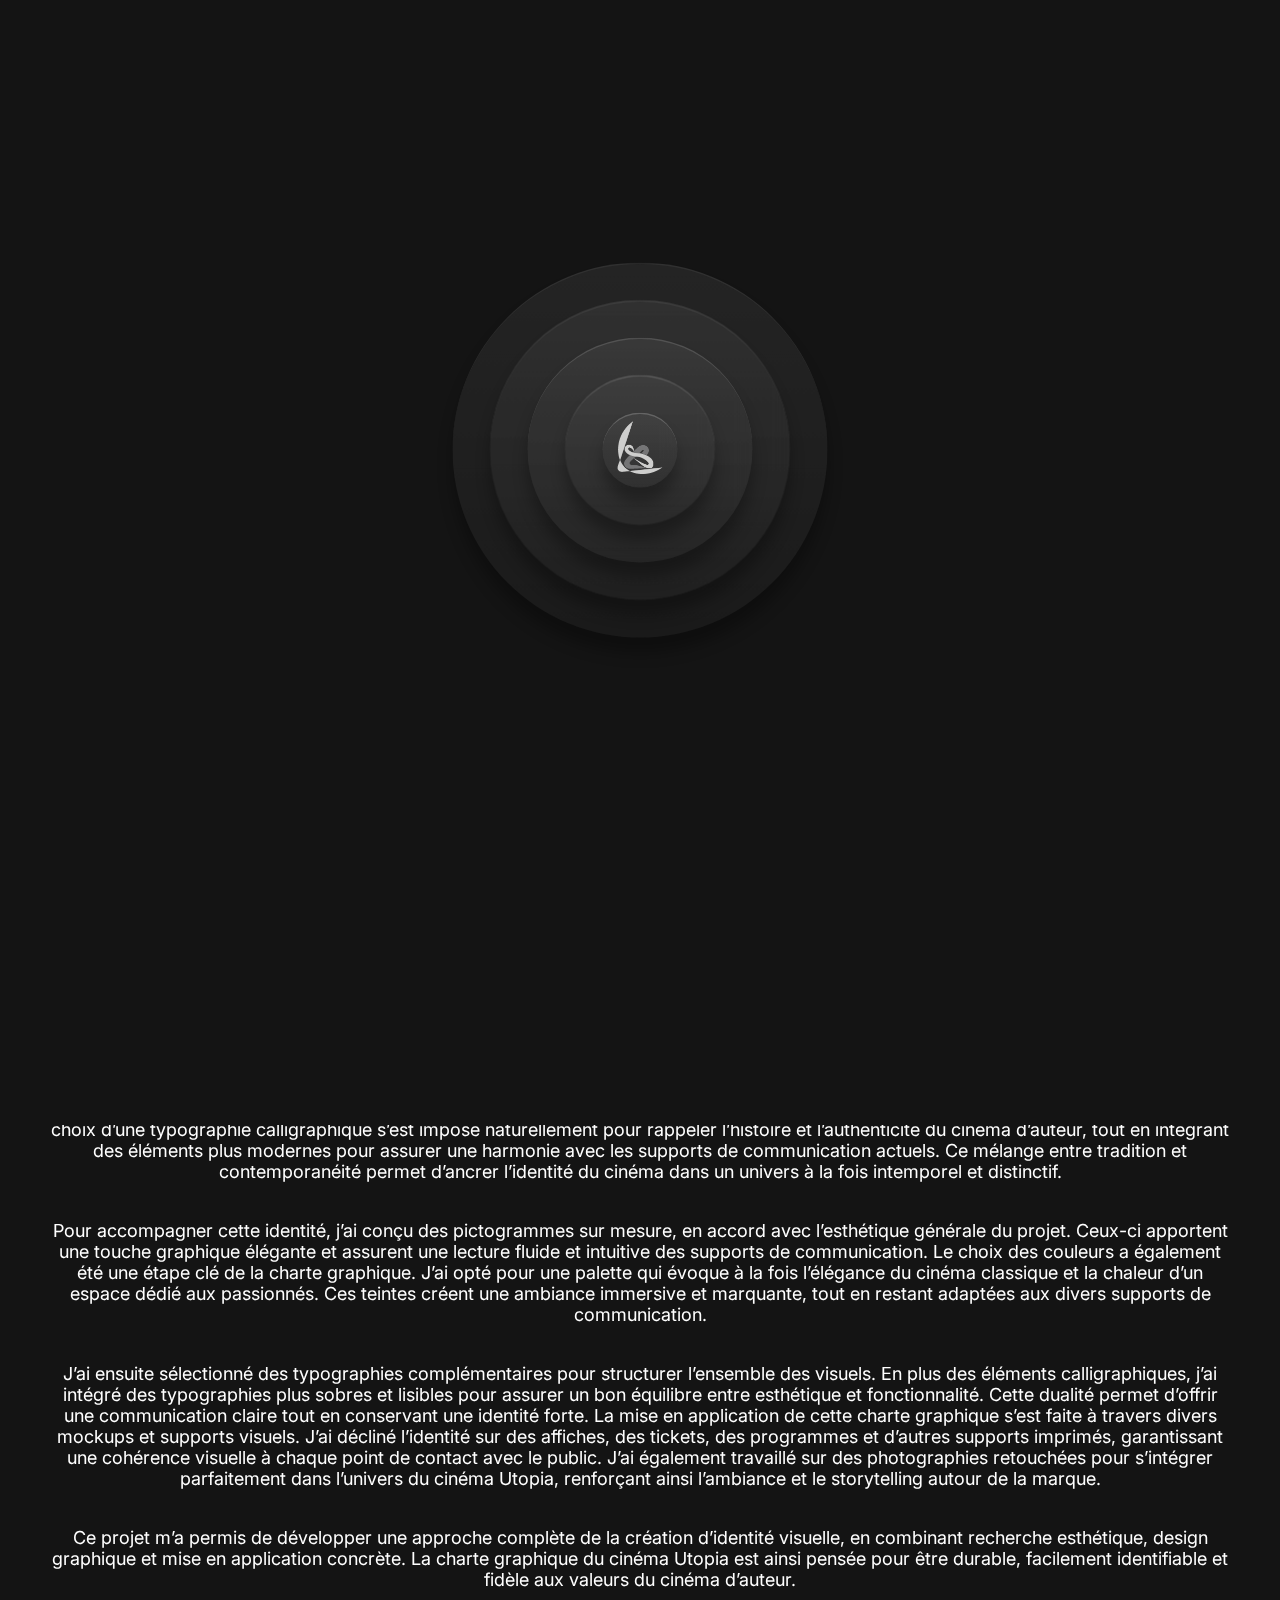
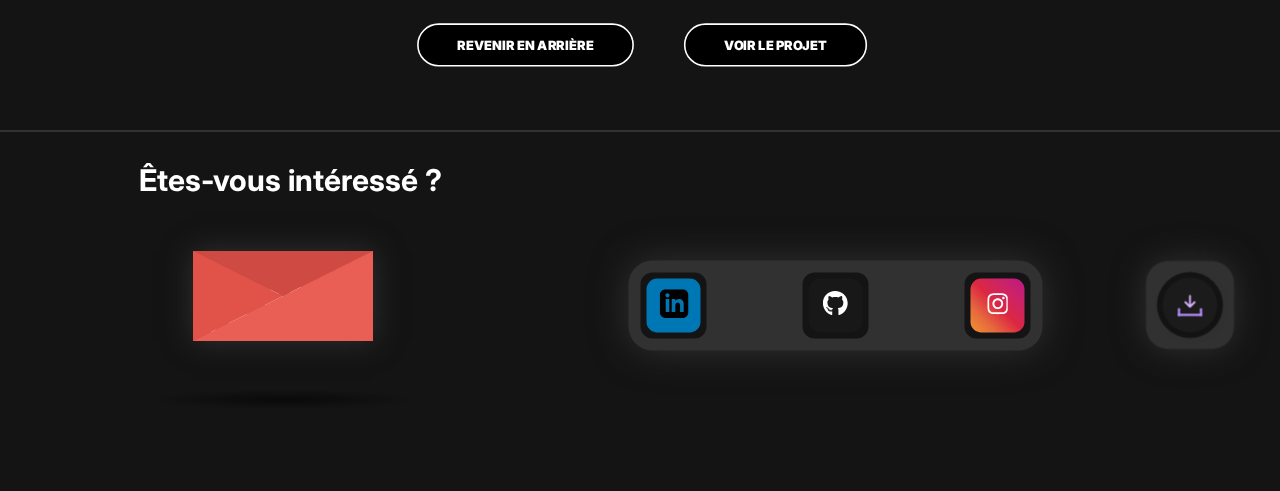
<file: projet/Utopia.html>
<!DOCTYPE html>
<html lang="en">
  <head>
    <link rel="preconnect" href="https://fonts.googleapis.com" />
    <link rel="preconnect" href="https://fonts.gstatic.com" crossorigin />
    <link
      href="https://fonts.googleapis.com/css2?family=Inter:ital,opsz,wght@0,14..32,100..900;1,14..32,100..900&display=swap"
      rel="stylesheet"
    />
    <meta charset="UTF-8" />
    <meta name="viewport" content="width=device-width, initial-scale=1.0" />
    <link rel="stylesheet" href="/css/style.css" />
    <title>À Propos De Moi</title>
    <style>
      h1 {
        font-size: 6em;
        transition: font-size 1s ease-in-out;
      }
    </style>
  </head>

  <div id="curseur"></div>

  <header>
    <div id="lgtxt">
      <a href="/html/index.html"
        ><img id="lcs" src="/photo/logo.png" alt="Logo LCS"
      /></a>
      <div id="but">
        <label class="switch">
          <input type="checkbox" id="theme" />
          <span class="slider"></span>
        </label>
      </div>
    </div>

    <nav id="navh">
      <ul id="ulh">
        <li><a href="index.html">Accueil</a></li>
        <li><a href="projets.html">Projets</a></li>
        <li><a href="About.html">À propos de moi</a></li>
      </ul>
    </nav>
  </header>

  <body id="dot">
    <div id="loading">
      <div class="loader">
        <div class="box">
          <div class="logo">
            <div
              id="svg"
              xmlns="http://www.w3.org/2000/svg"
              fill="none"
              viewBox="0 0 94 94"
              class="svg"
            >
              <img id="lcsload" src="/photo/lcswhite.png" alt="Logo LCS" />
            </div>
          </div>
        </div>
        <div class="box"></div>
        <div class="box"></div>
        <div class="box"></div>
        <div class="box"></div>
      </div>
    </div>

    <h1 id="scr">Charte Graphique</h1>
    <div>
      <img id="proimg" src="/photo/charte.jpg" alt="Photo de Lucas Corrieras" />
    </div>
    <div id="txtpro">
      <h1 id="intro">Description</h1>
      <p>
        La création de la charte graphique du cinéma Utopia a été un projet
        complet visant à donner une identité visuelle forte et cohérente à cet
        espace dédié au cinéma d’auteur. L’objectif était de concevoir un
        univers visuel qui reflète à la fois la modernité et l’élégance
        classique, tout en restant fidèle à l’âme du cinéma indépendant. J’ai
        commencé par la conception du logo, élément central de l’identité
        visuelle d’Utopia. Le choix d’une typographie calligraphique s’est
        imposé naturellement pour rappeler l’histoire et l’authenticité du
        cinéma d’auteur, tout en intégrant des éléments plus modernes pour
        assurer une harmonie avec les supports de communication actuels. Ce
        mélange entre tradition et contemporanéité permet d’ancrer l’identité du
        cinéma dans un univers à la fois intemporel et distinctif.
      </p>
      <p>
        Pour accompagner cette identité, j’ai conçu des pictogrammes sur mesure,
        en accord avec l’esthétique générale du projet. Ceux-ci apportent une
        touche graphique élégante et assurent une lecture fluide et intuitive
        des supports de communication. Le choix des couleurs a également été une
        étape clé de la charte graphique. J’ai opté pour une palette qui évoque
        à la fois l’élégance du cinéma classique et la chaleur d’un espace dédié
        aux passionnés. Ces teintes créent une ambiance immersive et marquante,
        tout en restant adaptées aux divers supports de communication.
      </p>
      <p>
        J’ai ensuite sélectionné des typographies complémentaires pour
        structurer l’ensemble des visuels. En plus des éléments calligraphiques,
        j’ai intégré des typographies plus sobres et lisibles pour assurer un
        bon équilibre entre esthétique et fonctionnalité. Cette dualité permet
        d’offrir une communication claire tout en conservant une identité forte.
        La mise en application de cette charte graphique s’est faite à travers
        divers mockups et supports visuels. J’ai décliné l’identité sur des
        affiches, des tickets, des programmes et d’autres supports imprimés,
        garantissant une cohérence visuelle à chaque point de contact avec le
        public. J’ai également travaillé sur des photographies retouchées pour
        s’intégrer parfaitement dans l’univers du cinéma Utopia, renforçant
        ainsi l’ambiance et le storytelling autour de la marque.
      </p>
      <p>
        Ce projet m’a permis de développer une approche complète de la création
        d’identité visuelle, en combinant recherche esthétique, design graphique
        et mise en application concrète. La charte graphique du cinéma Utopia
        est ainsi pensée pour être durable, facilement identifiable et fidèle
        aux valeurs du cinéma d’auteur.
      </p>
    </div>
    <div id="btnpro">
      <a href="projets.html">
        <button class="btn-17">
          <span class="text-container">
            <span class="text">Revenir En Arrière</span>
          </span>
        </button>
      </a>
      <a href="../pdf/Charte-Graphique-Corrieras-Lucas .pdf" download>
        <button class="btn-17">
          <span class="text-container">
            <span class="text">Voir Le Projet</span>
          </span>
        </button>
      </a>
    </div>
  </body>

  <div class="ligne"></div>

  <footer>
    <div id="contact">
      <h2 class="evi">Êtes-vous intéressé ?</h2>
      <div class="letter-image">
        <a href="mailto:lucascorrieras06@gmail.com">
          <div class="animated-mail">
            <div class="back-fold"></div>
            <div class="letter">
              <div class="letter-border"></div>
              <div class="letter-title"></div>
              <div class="letter-context"></div>
              <div class="letter-stamp">
                <div class="letter-stamp-inner"></div>
              </div>
            </div>
            <div class="top-fold"></div>
            <div class="body"></div>
            <div class="left-fold"></div>
          </div>
          <div class="shadow"></div>
        </a>
      </div>
    </div>

    <div id="social">
      <div class="blanc">
        <a
          href="https://www.linkedin.com/in/lucas-corrieras-033320339/"
          target="_blank"
        >
          <button class="LinkedinBtn">
            <span class="svgContainer">
              <svg
                viewBox="0 0 24 24"
                height="24"
                width="24"
                xmlns="http://www.w3.org/2000/svg"
              >
                <path
                  d="M19 0h-14c-2.761 0-5 2.239-5 5v14c0 2.761 2.239 5 5 5h14c2.762 0 5-2.239 5-5v-14c0-2.761-2.238-5-5-5zm-11 19h-3v-11h3v11zm-1.5-12.268c-.966 0-1.75-.79-1.75-1.764s.784-1.764 1.75-1.764 1.75.79 1.75 1.764-.783 1.764-1.75 1.764zm13.5 12.268h-3v-5.604c0-3.368-4-3.113-4 0v5.604h-3v-11h3v1.765c1.396-2.586 7-2.777 7 2.476v6.759z"
                ></path>
              </svg>
            </span>
            <span class="BG"></span>
          </button>
        </a>
      </div>

      <div class="blanc">
        <a href="https://github.com/Lucas-Corrieras-LCS" target="_blank">
          <button class="git">
            <span class="svgContainerg">
              <svg fill="white" viewBox="0 0 496 512" height="1.6em">
                <path
                  d="M165.9 397.4c0 2-2.3 3.6-5.2 3.6-3.3.3-5.6-1.3-5.6-3.6 0-2 2.3-3.6 5.2-3.6 3-.3 5.6 1.3 5.6 3.6zm-31.1-4.5c-.7 2 1.3 4.3 4.3 4.9 2.6 1 5.6 0 6.2-2s-1.3-4.3-4.3-5.2c-2.6-.7-5.5.3-6.2 2.3zm44.2-1.7c-2.9.7-4.9 2.6-4.6 4.9.3 2 2.9 3.3 5.9 2.6 2.9-.7 4.9-2.6 4.6-4.6-.3-1.9-3-3.2-5.9-2.9zM244.8 8C106.1 8 0 113.3 0 252c0 110.9 69.8 205.8 169.5 239.2 12.8 2.3 17.3-5.6 17.3-12.1 0-6.2-.3-40.4-.3-61.4 0 0-70 15-84.7-29.8 0 0-11.4-29.1-27.8-36.6 0 0-22.9-15.7 1.6-15.4 0 0 24.9 2 38.6 25.8 21.9 38.6 58.6 27.5 72.9 20.9 2.3-16 8.8-27.1 16-33.7-55.9-6.2-112.3-14.3-112.3-110.5 0-27.5 7.6-41.3 23.6-58.9-2.6-6.5-11.1-33.3 2.6-67.9 20.9-6.5 69 27 69 27 20-5.6 41.5-8.5 62.8-8.5s42.8 2.9 62.8 8.5c0 0 48.1-33.6 69-27 13.7 34.7 5.2 61.4 2.6 67.9 16 17.7 25.8 31.5 25.8 58.9 0 96.5-58.9 104.2-114.8 110.5 9.2 7.9 17 22.9 17 46.4 0 33.7-.3 75.4-.3 83.6 0 6.5 4.6 14.4 17.3 12.1C428.2 457.8 496 362.9 496 252 496 113.3 383.5 8 244.8 8zM97.2 352.9c-1.3 1-1 3.3.7 5.2 1.6 1.6 3.9 2.3 5.2 1 1.3-1 1-3.3-.7-5.2-1.6-1.6-3.9-2.3-5.2-1zm-10.8-8.1c-.7 1.3.3 2.9 2.3 3.9 1.6 1 3.6.7 4.3-.7.7-1.3-.3-2.9-2.3-3.9-2-.6-3.6-.3-4.3.7zm32.4 35.6c-1.6 1.3-1 4.3 1.3 6.2 2.3 2.3 5.2 2.6 6.5 1 1.3-1.3.7-4.3-1.3-6.2-2.2-2.3-5.2-2.6-6.5-1zm-11.4-14.7c-1.6 1-1.6 3.6 0 5.9 1.6 2.3 4.3 3.3 5.6 2.3 1.6-1.3 1.6-3.9 0-6.2-1.4-2.3-4-3.3-5.6-2z"
                ></path>
              </svg>
            </span>
            <span class="BGg"></span>
          </button>
        </a>
      </div>

      <div class="blanc">
        <a href="https://www.instagram.com/lucas.pkfr/" target="_blank">
          <button class="inst">
            <span class="svgContaineri">
              <svg
                fill="white"
                class="svgIcon"
                viewBox="0 0 448 512"
                height="1.5em"
                xmlns="http://www.w3.org/2000/svg"
              >
                <path
                  d="M224.1 141c-63.6 0-114.9 51.3-114.9 114.9s51.3 114.9 114.9 114.9S339 319.5 339 255.9 287.7 141 224.1 141zm0 189.6c-41.1 0-74.7-33.5-74.7-74.7s33.5-74.7 74.7-74.7 74.7 33.5 74.7 74.7-33.6 74.7-74.7 74.7zm146.4-194.3c0 14.9-12 26.8-26.8 26.8-14.9 0-26.8-12-26.8-26.8s12-26.8 26.8-26.8 26.8 12 26.8 26.8zm76.1 27.2c-1.7-35.9-9.9-67.7-36.2-93.9-26.2-26.2-58-34.4-93.9-36.2-37-2.1-147.9-2.1-184.9 0-35.8 1.7-67.6 9.9-93.9 36.1s-34.4 58-36.2 93.9c-2.1 37-2.1 147.9 0 184.9 1.7 35.9 9.9 67.7 36.2 93.9s58 34.4 93.9 36.2c37 2.1 147.9 2.1 184.9 0 35.9-1.7 67.7-9.9 93.9-36.2 26.2-26.2 34.4-58 36.2-93.9 2.1-37 2.1-147.8 0-184.8zM398.8 388c-7.8 19.6-22.9 34.7-42.6 42.6-29.5 11.7-99.5 9-132.1 9s-102.7 2.6-132.1-9c-19.6-7.8-34.7-22.9-42.6-42.6-11.7-29.5-9-99.5-9-132.1s-2.6-102.7 9-132.1c7.8-19.6 22.9-34.7 42.6-42.6 29.5-11.7 99.5-9 132.1-9s102.7-2.6 132.1 9c19.6 7.8 34.7 22.9 42.6 42.6 11.7 29.5 9 99.5 9 132.1s2.7 102.7-9 132.1z"
                ></path>
              </svg>
            </span>
            <span class="BGi"></span>
          </button>
        </a>
      </div>
    </div>

    <div id="back">
      <div id="blanc2">
        <a href="/pdf/Lucas_Corrieras_CV.pdf" download>
          <button class="cv">
            <svg
              class="svgIcond"
              viewBox="0 0 384 512"
              height="1em"
              xmlns="http://www.w3.org/2000/svg"
            >
              <path
                d="M169.4 470.6c12.5 12.5 32.8 12.5 45.3 0l160-160c12.5-12.5 12.5-32.8 0-45.3s-32.8-12.5-45.3 0L224 370.8 224 64c0-17.7-14.3-32-32-32s-32 14.3-32 32l0 306.7L54.6 265.4c-12.5-12.5-32.8-12.5-45.3 0s-12.5 32.8 0 45.3l160 160z"
              ></path>
            </svg>
            <span class="icon2"></span>
            <span class="tooltip">Mon CV</span>
          </button>
        </a>
      </div>
    </div>
  </footer>

  <script src="/js/three.r134.min.js"></script>
  <script src="/js/vanta.dots.min.js"></script>
  <script src="/js/style.js"></script>
</html>
</file>
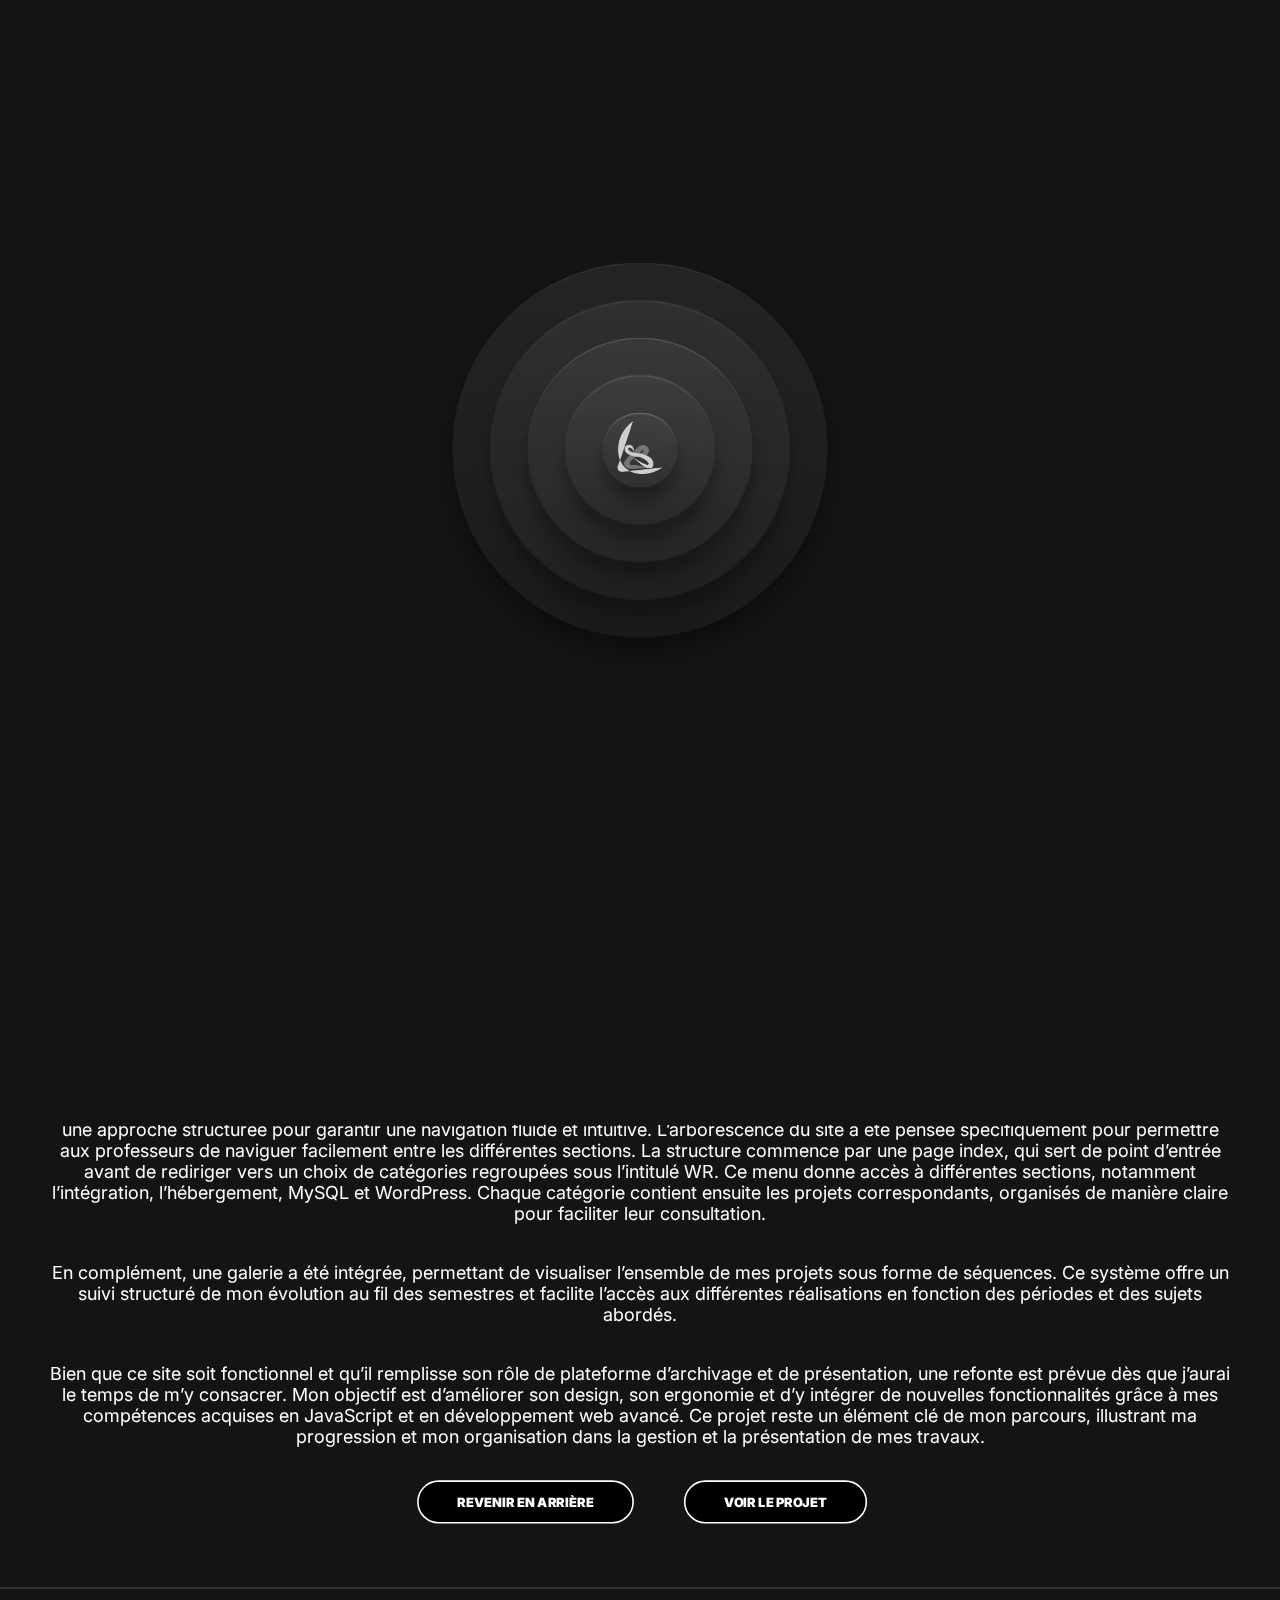
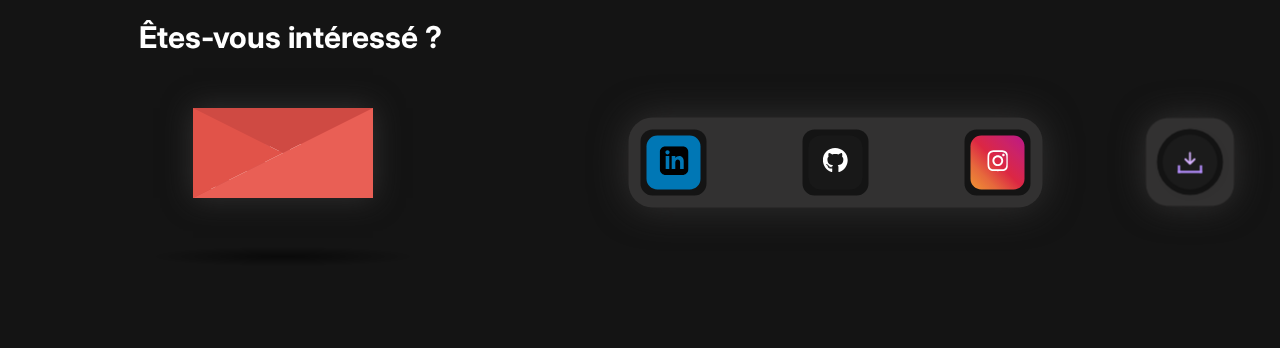
<file: projet/vps.html>
<!DOCTYPE html>
<html lang="en">
  <head>
    <link rel="preconnect" href="https://fonts.googleapis.com" />
    <link rel="preconnect" href="https://fonts.gstatic.com" crossorigin />
    <link
      href="https://fonts.googleapis.com/css2?family=Inter:ital,opsz,wght@0,14..32,100..900;1,14..32,100..900&display=swap"
      rel="stylesheet"
    />
    <meta charset="UTF-8" />
    <meta name="viewport" content="width=device-width, initial-scale=1.0" />
    <link rel="stylesheet" href="/css/style.css" />
    <link rel="icon" href="/photo/logo.ico" type="image/x-icon" />
    <title>À Propos De Moi</title>
    <style>
      h1 {
        font-size: 6em;
        transition: font-size 1s ease-in-out;
      }
    </style>
  </head>

  <div id="curseur"></div>

  <header>
    <div id="lgtxt">
      <a href="/html/index.html"
        ><img id="lcs" src="/photo/logo.png" alt="Logo LCS"
      /></a>
      <div id="but">
        <label class="switch">
          <input type="checkbox" id="theme" />
          <span class="slider"></span>
        </label>
      </div>
    </div>

    <nav id="navh">
      <ul id="ulh">
        <li><a href="../index.html">Accueil</a></li>
        <li><a href="../projets.html">Projets</a></li>
        <li><a href="../About.html">À propos de moi</a></li>
      </ul>
    </nav>
  </header>

  <body id="dot">
    <div id="loading">
      <div class="loader">
        <div class="box">
          <div class="logo">
            <div
              id="svg"
              xmlns="http://www.w3.org/2000/svg"
              fill="none"
              viewBox="0 0 94 94"
              class="svg"
            >
              <img id="lcsload" src="/photo/lcswhite.png" alt="Logo LCS" />
            </div>
          </div>
        </div>
        <div class="box"></div>
        <div class="box"></div>
        <div class="box"></div>
        <div class="box"></div>
      </div>
    </div>

    <h1 id="scr">Mon VPS</h1>
    <div>
      <img id="proimg" src="/photo/VPS.jpg" alt="Photo de Lucas Corrieras" />
    </div>
    <div id="txtpro">
      <h1 id="intro">Description</h1>
      <p>
        Ce projet de site web hébergé sur mon VPS a été conçu pour centraliser
        tous mes projets d’intégration et autres travaux, organisés semestre par
        semestre. Je l’ai développé au début de l’année, à une période où je
        commençais à apprendre le HTML et le CSS, tandis que mes compétences en
        JavaScript étaient encore très limitées. Ce site représente ainsi mes
        premières expériences en développement web, avec une approche structurée
        pour garantir une navigation fluide et intuitive. L’arborescence du site
        a été pensée spécifiquement pour permettre aux professeurs de naviguer
        facilement entre les différentes sections. La structure commence par une
        page index, qui sert de point d’entrée avant de rediriger vers un choix
        de catégories regroupées sous l’intitulé WR. Ce menu donne accès à
        différentes sections, notamment l’intégration, l’hébergement, MySQL et
        WordPress. Chaque catégorie contient ensuite les projets correspondants,
        organisés de manière claire pour faciliter leur consultation.
      </p>
      <p>
        En complément, une galerie a été intégrée, permettant de visualiser
        l’ensemble de mes projets sous forme de séquences. Ce système offre un
        suivi structuré de mon évolution au fil des semestres et facilite
        l’accès aux différentes réalisations en fonction des périodes et des
        sujets abordés.
      </p>
      <p>
        Bien que ce site soit fonctionnel et qu’il remplisse son rôle de
        plateforme d’archivage et de présentation, une refonte est prévue dès
        que j’aurai le temps de m’y consacrer. Mon objectif est d’améliorer son
        design, son ergonomie et d’y intégrer de nouvelles fonctionnalités grâce
        à mes compétences acquises en JavaScript et en développement web avancé.
        Ce projet reste un élément clé de mon parcours, illustrant ma
        progression et mon organisation dans la gestion et la présentation de
        mes travaux.
      </p>
    </div>
    <div id="btnpro">
      <a href="../projets.html">
        <button class="btn-17">
          <span class="text-container">
            <span class="text">Revenir En Arrière</span>
          </span>
        </button>
      </a>
      <a href="http://193.168.147.179/" target="_blank">
        <button class="btn-17">
          <span class="text-container">
            <span class="text">Voir Le Projet</span>
          </span>
        </button>
      </a>
    </div>
  </body>

  <div class="ligne"></div>

  <footer>
    <div id="contact">
      <h2 class="evi">Êtes-vous intéressé ?</h2>
      <div class="letter-image">
        <a href="mailto:lucascorrieras06@gmail.com">
          <div class="animated-mail">
            <div class="back-fold"></div>
            <div class="letter">
              <div class="letter-border"></div>
              <div class="letter-title"></div>
              <div class="letter-context"></div>
              <div class="letter-stamp">
                <div class="letter-stamp-inner"></div>
              </div>
            </div>
            <div class="top-fold"></div>
            <div class="body"></div>
            <div class="left-fold"></div>
          </div>
          <div class="shadow"></div>
        </a>
      </div>
    </div>

    <div id="social">
      <div class="blanc">
        <a
          href="https://www.linkedin.com/in/lucas-corrieras-033320339/"
          target="_blank"
        >
          <button class="LinkedinBtn">
            <span class="svgContainer">
              <svg
                viewBox="0 0 24 24"
                height="24"
                width="24"
                xmlns="http://www.w3.org/2000/svg"
              >
                <path
                  d="M19 0h-14c-2.761 0-5 2.239-5 5v14c0 2.761 2.239 5 5 5h14c2.762 0 5-2.239 5-5v-14c0-2.761-2.238-5-5-5zm-11 19h-3v-11h3v11zm-1.5-12.268c-.966 0-1.75-.79-1.75-1.764s.784-1.764 1.75-1.764 1.75.79 1.75 1.764-.783 1.764-1.75 1.764zm13.5 12.268h-3v-5.604c0-3.368-4-3.113-4 0v5.604h-3v-11h3v1.765c1.396-2.586 7-2.777 7 2.476v6.759z"
                ></path>
              </svg>
            </span>
            <span class="BG"></span>
          </button>
        </a>
      </div>

      <div class="blanc">
        <a href="https://github.com/Lucas-Corrieras-LCS" target="_blank">
          <button class="git">
            <span class="svgContainerg">
              <svg fill="white" viewBox="0 0 496 512" height="1.6em">
                <path
                  d="M165.9 397.4c0 2-2.3 3.6-5.2 3.6-3.3.3-5.6-1.3-5.6-3.6 0-2 2.3-3.6 5.2-3.6 3-.3 5.6 1.3 5.6 3.6zm-31.1-4.5c-.7 2 1.3 4.3 4.3 4.9 2.6 1 5.6 0 6.2-2s-1.3-4.3-4.3-5.2c-2.6-.7-5.5.3-6.2 2.3zm44.2-1.7c-2.9.7-4.9 2.6-4.6 4.9.3 2 2.9 3.3 5.9 2.6 2.9-.7 4.9-2.6 4.6-4.6-.3-1.9-3-3.2-5.9-2.9zM244.8 8C106.1 8 0 113.3 0 252c0 110.9 69.8 205.8 169.5 239.2 12.8 2.3 17.3-5.6 17.3-12.1 0-6.2-.3-40.4-.3-61.4 0 0-70 15-84.7-29.8 0 0-11.4-29.1-27.8-36.6 0 0-22.9-15.7 1.6-15.4 0 0 24.9 2 38.6 25.8 21.9 38.6 58.6 27.5 72.9 20.9 2.3-16 8.8-27.1 16-33.7-55.9-6.2-112.3-14.3-112.3-110.5 0-27.5 7.6-41.3 23.6-58.9-2.6-6.5-11.1-33.3 2.6-67.9 20.9-6.5 69 27 69 27 20-5.6 41.5-8.5 62.8-8.5s42.8 2.9 62.8 8.5c0 0 48.1-33.6 69-27 13.7 34.7 5.2 61.4 2.6 67.9 16 17.7 25.8 31.5 25.8 58.9 0 96.5-58.9 104.2-114.8 110.5 9.2 7.9 17 22.9 17 46.4 0 33.7-.3 75.4-.3 83.6 0 6.5 4.6 14.4 17.3 12.1C428.2 457.8 496 362.9 496 252 496 113.3 383.5 8 244.8 8zM97.2 352.9c-1.3 1-1 3.3.7 5.2 1.6 1.6 3.9 2.3 5.2 1 1.3-1 1-3.3-.7-5.2-1.6-1.6-3.9-2.3-5.2-1zm-10.8-8.1c-.7 1.3.3 2.9 2.3 3.9 1.6 1 3.6.7 4.3-.7.7-1.3-.3-2.9-2.3-3.9-2-.6-3.6-.3-4.3.7zm32.4 35.6c-1.6 1.3-1 4.3 1.3 6.2 2.3 2.3 5.2 2.6 6.5 1 1.3-1.3.7-4.3-1.3-6.2-2.2-2.3-5.2-2.6-6.5-1zm-11.4-14.7c-1.6 1-1.6 3.6 0 5.9 1.6 2.3 4.3 3.3 5.6 2.3 1.6-1.3 1.6-3.9 0-6.2-1.4-2.3-4-3.3-5.6-2z"
                ></path>
              </svg>
            </span>
            <span class="BGg"></span>
          </button>
        </a>
      </div>

      <div class="blanc">
        <a href="https://www.instagram.com/lucas.pkfr/" target="_blank">
          <button class="inst">
            <span class="svgContaineri">
              <svg
                fill="white"
                class="svgIcon"
                viewBox="0 0 448 512"
                height="1.5em"
                xmlns="http://www.w3.org/2000/svg"
              >
                <path
                  d="M224.1 141c-63.6 0-114.9 51.3-114.9 114.9s51.3 114.9 114.9 114.9S339 319.5 339 255.9 287.7 141 224.1 141zm0 189.6c-41.1 0-74.7-33.5-74.7-74.7s33.5-74.7 74.7-74.7 74.7 33.5 74.7 74.7-33.6 74.7-74.7 74.7zm146.4-194.3c0 14.9-12 26.8-26.8 26.8-14.9 0-26.8-12-26.8-26.8s12-26.8 26.8-26.8 26.8 12 26.8 26.8zm76.1 27.2c-1.7-35.9-9.9-67.7-36.2-93.9-26.2-26.2-58-34.4-93.9-36.2-37-2.1-147.9-2.1-184.9 0-35.8 1.7-67.6 9.9-93.9 36.1s-34.4 58-36.2 93.9c-2.1 37-2.1 147.9 0 184.9 1.7 35.9 9.9 67.7 36.2 93.9s58 34.4 93.9 36.2c37 2.1 147.9 2.1 184.9 0 35.9-1.7 67.7-9.9 93.9-36.2 26.2-26.2 34.4-58 36.2-93.9 2.1-37 2.1-147.8 0-184.8zM398.8 388c-7.8 19.6-22.9 34.7-42.6 42.6-29.5 11.7-99.5 9-132.1 9s-102.7 2.6-132.1-9c-19.6-7.8-34.7-22.9-42.6-42.6-11.7-29.5-9-99.5-9-132.1s-2.6-102.7 9-132.1c7.8-19.6 22.9-34.7 42.6-42.6 29.5-11.7 99.5-9 132.1-9s102.7-2.6 132.1 9c19.6 7.8 34.7 22.9 42.6 42.6 11.7 29.5 9 99.5 9 132.1s2.7 102.7-9 132.1z"
                ></path>
              </svg>
            </span>
            <span class="BGi"></span>
          </button>
        </a>
      </div>
    </div>

    <div id="back">
      <div id="blanc2">
        <a href="/pdf/Lucas_Corrieras_CV.pdf" download>
          <button class="cv">
            <svg
              class="svgIcond"
              viewBox="0 0 384 512"
              height="1em"
              xmlns="http://www.w3.org/2000/svg"
            >
              <path
                d="M169.4 470.6c12.5 12.5 32.8 12.5 45.3 0l160-160c12.5-12.5 12.5-32.8 0-45.3s-32.8-12.5-45.3 0L224 370.8 224 64c0-17.7-14.3-32-32-32s-32 14.3-32 32l0 306.7L54.6 265.4c-12.5-12.5-32.8-12.5-45.3 0s-12.5 32.8 0 45.3l160 160z"
              ></path>
            </svg>
            <span class="icon2"></span>
            <span class="tooltip">Mon CV</span>
          </button>
        </a>
      </div>
    </div>
  </footer>

  <script src="/js/three.r134.min.js"></script>
  <script src="/js/vanta.dots.min.js"></script>
  <script src="/js/style.js"></script>
</html>
</file>
<file: css/style.css>
* {
  font-family: "Inter", serif;
  color: var(--text-color);
}

/* ::::::::::::::::::Theme:::::::::::::::::: */

.light {
  --bg-color: white;
  --text-color: black;
  --text-color2: white;
  --bg-color2: rgb(172, 172, 172);
  background-color: var(--bg-color);
}

:root {
  --bg-color: rgb(20, 20, 20);
  --text-color: white;
  --text-color2: black;
  --bg-color2: rgb(50, 49, 49);
  background-color: var(--bg-color);
}

/* ::::::::::::::::::Mobile:::::::::::::::::: */

@media screen and (max-width: 1200px) {
  header {
    display: flex;
    flex-direction: column;
  }

  #lgtxt {
    display: flex;
    flex-wrap: wrap;
    align-items: center;
    justify-content: space-between;
    width: 95vw;
    margin-top: 3vw;
  }

  #lcs {
    height: 6ch;
    width: auto;
    transition: 0.5s ease;
  }

  #lcs:hover {
    scale: 1.2;
  }

  /* ::::::::::::::::::Switch:::::::::::::::::: */
  .switch {
    position: relative;
    display: inline-block;
    width: 50px;
    height: 25px;
  }

  .slider {
    position: absolute;
    top: 0;
    left: 0;
    right: 0;
    bottom: 0;
    background-color: lightgray;
    transition: 0.5s;
    border-radius: 25px;
  }

  .slider:before {
    position: absolute;
    content: "";
    height: 20px;
    width: 20px;
    left: 3px;
    bottom: 3px;
    background-color: white;
    transition: 0.5s;
    border-radius: 50%;
  }

  input:checked + .slider {
    background-color: lightgreen;
  }

  input:checked + .slider:before {
    transform: translateX(25px);
  }

  /* ::::::::::::::::::Navigation:::::::::::::::::: */
  #navh {
    display: flex;
    justify-content: center;
    margin-top: 5vw;
  }

  #ulh {
    display: flex;
    flex-wrap: wrap;
    list-style: none;
    gap: 10px;
    padding: 15px;
    border-radius: 10px;
    background-color: var(--bg-color2);
    box-shadow: 0px 0px 10px var(--bg-color2);
  }

  #ulh a {
    text-decoration: none;
    color: var(--text-color);
    padding: 10px;
    border-radius: 10px;
    font-weight: bold;
    transition: 0.5s ease;
    background-color: var(--bg-color);
  }

  #ulh a:hover {
    text-decoration: none;
    color: var(--text-color2);
    background-color: var(--text-color);
  }

  /* ::::::::::::::::::Body:::::::::::::::::: */

  body {
    background-color: var(--text-color);
    width: 100%;
    height: auto;
    margin: 0;
    transition: background-color 0.5s ease, color 0.5s ease;
    display: flex;
    flex-direction: column;
    align-items: center;
  }

  /* ::::::::::::::::::Loader:::::::::::::::::: */

  #loading {
    position: fixed;
    width: 100%;
    height: 100%;
    background-color: var(--bg-color);
    z-index: 9999;
    display: flex;
    justify-content: center;
    align-items: center;
    flex-direction: column;
    opacity: 1;
    transition: opacity 0.5s ease;
    scale: 1.5;
  }

  .hidden {
    opacity: 0;
    visibility: hidden;
    pointer-events: none;
  }

  .loader {
    --size: 150px;
    --duration: 2s;
    --logo-color: grey;
    --background: linear-gradient(
      0deg,
      rgba(50, 50, 50, 0.2) 0%,
      rgba(100, 100, 100, 0.2) 100%
    );
    height: var(--size);
    aspect-ratio: 1;
    position: relative;
  }

  .loader .box {
    position: absolute;
    background: rgba(100, 100, 100, 0.15);
    background: var(--background);
    border-radius: 50%;
    border-top: 1px solid rgba(100, 100, 100, 1);
    box-shadow: rgba(0, 0, 0, 0.3) 0px 10px 10px -0px;
    backdrop-filter: blur(5px);
    animation: ripple var(--duration) infinite ease-in-out;
  }

  .loader .box:nth-child(1) {
    inset: 40%;
    z-index: 99;
  }

  .loader .box:nth-child(2) {
    inset: 30%;
    z-index: 98;
    border-color: rgba(100, 100, 100, 0.8);
    animation-delay: 0.2s;
  }

  .loader .box:nth-child(3) {
    inset: 20%;
    z-index: 97;
    border-color: rgba(100, 100, 100, 0.6);
    animation-delay: 0.4s;
  }

  .loader .box:nth-child(4) {
    inset: 10%;
    z-index: 96;
    border-color: rgba(100, 100, 100, 0.4);
    animation-delay: 0.6s;
  }

  .loader .box:nth-child(5) {
    inset: 0%;
    z-index: 95;
    border-color: rgba(100, 100, 100, 0.2);
    animation-delay: 0.8s;
  }

  .loader .logo {
    position: absolute;
    inset: 0;
    display: grid;
    place-content: center;
    padding: 30%;
  }

  .loader .logo #svg {
    fill: var(--logo-color);
    width: 100%;
    animation: color-change var(--duration) infinite ease-in-out;
  }

  @keyframes ripple {
    0% {
      transform: scale(1);
      box-shadow: rgba(0, 0, 0, 0.3) 0px 10px 10px -0px;
    }
    50% {
      transform: scale(1.3);
      box-shadow: rgba(0, 0, 0, 0.3) 0px 30px 20px -0px;
    }
    100% {
      transform: scale(1);
      box-shadow: rgba(0, 0, 0, 0.3) 0px 10px 10px -0px;
    }
  }

  @keyframes color-change {
    0% {
      fill: var(--logo-color);
    }
    50% {
      fill: white;
    }
    100% {
      fill: var(--logo-color);
    }
  }

  #lcsload {
    height: 35px;
    width: auto;
    transition: 0.5s ease;
  }

  /* ::::::::::::::::::Haut:::::::::::::::::: */
  #top {
    text-align: center;
  }

  #haut {
    display: flex;
    flex-direction: column;
    align-items: center;
    background-color: var(--bg-color);
    padding: 20px;
    border-radius: 20px;
    width: 70%;
    box-shadow: 0px 0px 30px var(--text-color);
  }

  #photo1 {
    display: flex;
    justify-content: center;
  }

  #photo2 {
    height: auto;
    width: 300px;
    border-radius: 20px;
    box-shadow: 0px 0px 20px var(--bg-color2);
  }

  #texte {
    text-align: left;
    font-size: 16px;
    margin-top: 1vw;
  }

  #apr {
    margin-bottom: 15px;
    color: #6d6d6d;
  }

  /* ::::::::::::::::::Compétence:::::::::::::::::: */
  #carou {
    margin-top: 8vw;
  }

  .carousel-container {
    width: 100vw;
    height: auto;
    overflow: hidden;
    display: flex;
    align-items: center;
    justify-content: center;
  }

  .carousel {
    display: flex;
    min-width: 478%;
    animation: scroll 13s linear infinite;
    padding: 50px;
  }

  .carousel-item {
    flex: 0 0 11%;
    display: flex;
    flex-direction: column;
    align-items: center;
    text-align: center;
    justify-content: center;
    background-color: var(--bg-color);
    box-shadow: 0px 0px 30px var(--text-color);
    margin-right: 10vw;
    border-radius: 20px;
    transition: 0.5s ease;
  }

  .carousel-item:hover {
    scale: 1.1;
    background-color: var(--text-color);
    box-shadow: 0px 0px 10px var(--bg-color2);
  }

  .carousel-item a {
    text-decoration: none;
  }

  .carousel-item img {
    width: 100px;
    height: auto;
    padding: 20px;
  }

  .carousel-item p {
    font-size: 16px;
    padding-left: 5px;
    padding-right: 5px;
    transition: 0.5s ease;
  }

  @keyframes scroll {
    from {
      transform: translateX(0);
    }
    to {
      transform: translateX(-100%);
    }
  }

  /* ::::::::::::::::::Projets:::::::::::::::::: */
  #mdp {
    margin-top: 5vw;
  }

  #md {
    display: flex;
    flex-direction: column;
    align-items: center;
    padding: 20px;
    border-radius: 20px;
    width: 70%;
    box-shadow: 0px 0px 20px var(--text-color);
    background-color: var(--bg-color);
  }

  #int {
    max-height: 200px;
    max-width: 100%;
    border-radius: 10px;
    transition: 0.5s;
  }

  #int:hover {
    scale: 1.1;
    box-shadow: 0px 0px 10px var(--bg-color2);
  }

  .s1 {
    display: flex;
    flex-direction: column;
    align-items: center;
    text-align: center;
    font-weight: bold;
    border-radius: 10px;
    padding: 10px;
  }

  #vtm {
    display: flex;
    text-decoration: none;
    justify-content: center;
    font-weight: bold;
    width: 70%;
    border-radius: 10px;
    margin-top: 3vw;
    padding: 10px;
    box-shadow: 0px 0px 15px var(--text-color);
    transition: 0.5s;
    background-color: var(--bg-color);
  }

  #vtm:hover {
    color: var(--text-color2);
    background-color: var(--text-color);
    scale: 1.1;
  }

  /* ::::::::::::::::::Footer:::::::::::::::::: */
  .ligne {
    width: 100%;
    height: 2px;
    background-color: var(--bg-color2);
    margin-top: 3vw;
  }

  footer {
    display: flex;
    flex-direction: column;
    align-items: center;
  }

  #navb {
    display: flex;
    justify-content: center;
  }

  #ulb {
    display: flex;
    flex-direction: column;
    list-style: none;
    gap: 10px;
    padding: 15px;
    border-radius: 10px;
    background-color: var(--bg-color2);
    box-shadow: 0px 0px 10px var(--bg-color2);
  }

  #ulb a {
    text-decoration: none;
    color: var(--text-color);
    padding: 10px;
    border-radius: 10px;
    font-weight: bold;
    transition: 0.5s ease;
    background-color: var(--bg-color);
  }

  #ulb a:hover {
    text-decoration: none;
    color: var(--text-color2);
    background-color: var(--text-color);
  }

  /* ::::::::::::::::::Network:::::::::::::::::: */

  .LinkedinBtn {
    width: 45px;
    height: 45px;
    display: flex;
    align-items: center;
    justify-content: center;
    border: none;
    background-color: transparent;
    position: relative;
    border-radius: 7px;
    transition: all 0.3s;
  }

  .LinkedinBtn .BG {
    position: absolute;
    content: "";
    width: 100%;
    height: 100%;
    background: #0077b5;
    z-index: -1;
    border-radius: 9px;
    pointer-events: none;
    transition: all 0.3s;
  }

  .LinkedinBtn:hover {
    box-shadow: 0 0 10px rgba(0, 0, 0, 0.2);
    background-color: rgba(156, 156, 156, 0.466);
  }

  .LinkedinBtn:hover .BG {
    transform: rotate(35deg);
    transform-origin: bottom;
  }

  /* ::::::::::::::::::Network:::::::::::::::::: */

  .inst {
    width: 45px;
    height: 45px;
    display: flex;
    align-items: center;
    justify-content: center;
    border: none;
    background-color: transparent;
    position: relative;
    border-radius: 7px;
    transition: all 0.3s;
  }

  .BGi {
    position: absolute;
    content: "";
    width: 100%;
    height: 100%;
    background: #f09433;
    background: -moz-linear-gradient(
      45deg,
      #f09433 0%,
      #e6683c 25%,
      #dc2743 50%,
      #cc2366 75%,
      #bc1888 100%
    );
    background: -webkit-linear-gradient(
      45deg,
      #f09433 0%,
      #e6683c 25%,
      #dc2743 50%,
      #cc2366 75%,
      #bc1888 100%
    );
    background: linear-gradient(
      45deg,
      #f09433 0%,
      #e6683c 25%,
      #dc2743 50%,
      #cc2366 75%,
      #bc1888 100%
    );
    filter: progid:DXImageTransform.Microsoft.gradient( startColorstr='#f09433', endColorstr='#bc1888',GradientType=1 );
    z-index: -1;
    border-radius: 9px;
    pointer-events: none;
    transition: all 0.3s;
  }

  .inst:hover .BGi {
    transform: rotate(35deg);
    transform-origin: bottom;
  }

  .inst:hover {
    background-color: rgba(156, 156, 156, 0.466);
  }

  /* ::::::::::::::::::Network:::::::::::::::::: */

  .git {
    width: 45px;
    height: 45px;
    display: flex;
    align-items: center;
    justify-content: center;
    border: none;
    background-color: transparent;
    position: relative;
    border-radius: 7px;
    transition: all 0.3s;
  }

  .BGg {
    position: absolute;
    content: "";
    width: 100%;
    height: 100%;
    background: #181818;
    z-index: -1;
    border-radius: 10px;
    pointer-events: none;
    transition: all 0.3s;
  }

  .git:hover .BGg {
    transform: rotate(35deg);
    transform-origin: bottom;
  }

  .git:hover {
    background-color: rgba(156, 156, 156, 0.466);
    backdrop-filter: blur(4px);
  }

  /* ::::::::::::::::::Network:::::::::::::::::: */

  .cv {
    width: 50px;
    height: 50px;
    border: none;
    border-radius: 50%;
    background-color: rgb(27, 27, 27);
    display: flex;
    flex-direction: column;
    align-items: center;
    justify-content: center;
    position: relative;
    transition-duration: 0.3s;
    box-shadow: 2px 2px 10px rgba(0, 0, 0, 0.11);
  }

  .svgIcond {
    fill: rgb(214, 178, 255);
  }

  .icon2 {
    width: 18px;
    height: 5px;
    border-bottom: 2px solid rgb(182, 143, 255);
    border-left: 2px solid rgb(182, 143, 255);
    border-right: 2px solid rgb(182, 143, 255);
  }

  .tooltip {
    position: absolute;
    right: -105px;
    opacity: 0;
    background-color: rgb(12, 12, 12);
    color: white;
    padding: 5px 10px;
    border-radius: 5px;
    display: flex;
    align-items: center;
    justify-content: center;
    transition-duration: 0.2s;
    pointer-events: none;
    letter-spacing: 0.5px;
  }

  .tooltip::before {
    position: absolute;
    content: "";
    width: 10px;
    height: 10px;
    background-color: rgb(12, 12, 12);
    background-size: 1000%;
    background-position: center;
    transform: rotate(45deg);
    left: -5%;
    transition-duration: 0.3s;
  }

  .cv:hover .tooltip {
    opacity: 1;
    transition-duration: 0.3s;
  }

  .cv:hover {
    background-color: rgb(150, 94, 255);
    transition-duration: 0.3s;
  }

  .cv:hover .icon2 {
    border-bottom: 2px solid rgb(235, 235, 235);
    border-left: 2px solid rgb(235, 235, 235);
    border-right: 2px solid rgb(235, 235, 235);
  }

  .cv:hover .svgIcond {
    fill: rgb(255, 255, 255);
    animation: slide-in-top 0.6s cubic-bezier(0.25, 0.46, 0.45, 0.94) both;
  }

  @keyframes slide-in-top {
    0% {
      transform: translateY(-10px);
      opacity: 0;
    }

    100% {
      transform: translateY(0px);
      opacity: 1;
    }
  }

  /* ::::::::::::::::::Network:::::::::::::::::: */

  .letter-image {
    margin-top: 10vw;
    margin-left: 45%;
    width: 200px;
    height: 200px;
    -webkit-transform: translate(-50%, -50%);
    -moz-transform: translate(-50%, -50%);
    transform: translate(-50%, -50%);
    scale: 0.9;
  }

  .animated-mail {
    position: absolute;
    height: 150px;
    width: 200px;
    -webkit-transition: 0.4s;
    -moz-transition: 0.4s;
    transition: 0.4s;

    .body {
      position: absolute;
      bottom: 0;
      width: 0;
      height: 0;
      border-style: solid;
      border-width: 0 0 100px 200px;
      border-color: transparent transparent #e95f55 transparent;
      z-index: 2;
    }

    .top-fold {
      position: absolute;
      top: 50px;
      width: 0;
      height: 0;
      border-style: solid;
      border-width: 50px 100px 0 100px;
      -webkit-transform-origin: 50% 0%;
      -webkit-transition: transform 0.4s 0.4s, z-index 0.2s 0.4s;
      -moz-transform-origin: 50% 0%;
      -moz-transition: transform 0.4s 0.4s, z-index 0.2s 0.4s;
      transform-origin: 50% 0%;
      transition: transform 0.4s 0.4s, z-index 0.2s 0.4s;
      border-color: #cf4a43 transparent transparent transparent;
      z-index: 2;
    }

    .back-fold {
      position: absolute;
      bottom: 0;
      width: 200px;
      height: 100px;
      background: #cf4a43;
      z-index: 0;
      box-shadow: 0px 0px 30px var(--bg-color2);
    }

    .left-fold {
      position: absolute;
      bottom: 0;
      width: 0;
      height: 0;
      border-style: solid;
      border-width: 50px 0 50px 100px;
      border-color: transparent transparent transparent #e15349;
      z-index: 2;
    }

    .letter {
      left: 20px;
      bottom: 0px;
      position: absolute;
      width: 160px;
      height: 60px;
      background: white;
      z-index: 1;
      overflow: hidden;
      -webkit-transition: 0.4s 0.2s;
      -moz-transition: 0.4s 0.2s;
      transition: 0.4s 0.2s;

      .letter-border {
        height: 10px;
        width: 100%;
        background: repeating-linear-gradient(
          -45deg,
          #cb5a5e,
          #cb5a5e 8px,
          transparent 8px,
          transparent 18px
        );
      }

      .letter-title {
        margin-top: 10px;
        margin-left: 5px;
        height: 10px;
        width: 40%;
        background: #cb5a5e;
      }
      .letter-context {
        margin-top: 10px;
        margin-left: 5px;
        height: 10px;
        width: 20%;
        background: #cb5a5e;
      }

      .letter-stamp {
        margin-top: 30px;
        margin-left: 120px;
        border-radius: 100%;
        height: 30px;
        width: 30px;
        background: #cb5a5e;
        opacity: 0.3;
      }
    }
  }

  .shadow {
    position: absolute;
    top: 200px;
    left: 50%;
    width: 400px;
    height: 30px;
    transition: 0.4s;
    transform: translateX(-50%);
    -webkit-transition: 0.4s;
    -webkit-transform: translateX(-50%);
    -moz-transition: 0.4s;
    -moz-transform: translateX(-50%);

    border-radius: 100%;
    background: radial-gradient(
      rgba(0, 0, 0, 0.5),
      rgba(0, 0, 0, 0),
      rgba(0, 0, 0, 0)
    );
  }

  .letter-image:hover {
    .animated-mail {
      transform: translateY(50px);
      -webkit-transform: translateY(50px);
      -moz-transform: translateY(50px);
    }

    .animated-mail .top-fold {
      transition: transform 0.4s, z-index 0.2s;
      transform: rotateX(180deg);
      -webkit-transition: transform 0.4s, z-index 0.2s;
      -webkit-transform: rotateX(180deg);
      -moz-transition: transform 0.4s, z-index 0.2s;
      -moz-transform: rotateX(180deg);
      z-index: 0;
    }

    .animated-mail .letter {
      height: 180px;
    }

    .shadow {
      width: 250px;
    }
  }

  /* ::::::::::::::::::Social:::::::::::::::::: */

  #social {
    display: flex;
    flex-direction: row;
    justify-content: center;
    gap: 50px;
    background-color: var(--bg-color2);
    z-index: 0;
    padding: 10px;
    border-radius: 20px;
    box-shadow: 0px 0px 30px var(--bg-color2);
    scale: 1.1;
    margin-bottom: 10vw;
  }

  .blanc {
    background-color: var(--bg-color);
    padding: 3px;
    border-radius: 10px;
    z-index: 0;
  }

  #blanc2 {
    background-color: var(--bg-color);
    padding: 3px;
    border-radius: 50px;
    z-index: 0;
  }

  #back {
    display: flex;
    flex-direction: row;
    justify-content: center;
    gap: 10px;
    background-color: var(--bg-color2);
    z-index: 0;
    padding: 10px;
    border-radius: 20px;
    box-shadow: 0px 0px 30px var(--bg-color2);
    scale: 1;
    margin-bottom: 5vw;
  }

  #contact {
    display: flex;
    flex-direction: column;
    text-align: center;
    justify-content: center;
    justify-items: center;
    height: 65vw;
  }
}

/* ::::::::::::::::::Projet:::::::::::::::::: */

#project {
  display: flex;
  flex-wrap: wrap;
  justify-content: center;
  gap: 30px;
}

.s2 {
  display: flex;
  flex-direction: column;
  align-items: center;
}

.ppp {
  display: flex;
  flex-direction: column;
  align-items: center;
  border-radius: 20px;
  height: 200px;
  width: auto;
  transition: 0.5s ease;
  box-shadow: 0px 0px 30px var(--bg-color2);
}

.s2 p {
  margin-top: 20px;
  font-weight: bold;
}

.ppp:hover {
  scale: 1.1;
  box-shadow: 0px 0px 10px var(--bg-color2);
}

/* ::::::::::::::::::PageProjet:::::::::::::::::: */

#proimg {
  margin-top: 2vw;
  height: 200px;
  width: auto;
  border-radius: 20px;
  box-shadow: 0px 0px 20px var(--bg-color2);
}

#intro {
  text-align: center;
  font-size: 40px;
  color: #6d6d6d;
}

#txtpro {
  text-align: center;
  border-radius: 25px;
  font-size: 18px;
  width: 80%;
}

#txtpro p {
  padding: 10px;
}

.small-text {
  font-size: 2em;
}

/* ::::::::::::::::::Boutton:::::::::::::::::: */

.btn-17,
.btn-17 *,
.btn-17 :after,
.btn-17 :before,
.btn-17:after,
.btn-17:before {
  border: 0 solid;
  box-sizing: border-box;
}

.btn-17 {
  --webkit-tap-highlight-color: transparent;
  --webkit-appearance: button;
  background-color: #000;
  background-image: none;
  color: #fff;
  cursor: pointer;
  font-family: ui-sans-serif, system-ui, -apple-system, BlinkMacSystemFont,
    Segoe UI, Roboto, Helvetica Neue, Arial, Noto Sans, sans-serif,
    Apple Color Emoji, Segoe UI Emoji, Segoe UI Symbol, Noto Color Emoji;
  font-size: 100%;
  font-weight: 900;
  line-height: 1.5;
  margin: 0;
  --webkit-mask-image: -webkit-radial-gradient(#000, #fff);
  padding: 0;
  text-transform: uppercase;
  scale: 0.7;
}

.btn-17:disabled {
  cursor: default;
}

.btn-17:-moz-focusring {
  outline: auto;
}

.btn-17 svg {
  display: block;
}

.btn-17 [hidden] {
  display: none;
}

.btn-17 {
  border-radius: 99rem;
  border-width: 2px;
  padding: 0.8rem 3rem;
  z-index: 0;
}

.btn-17,
.btn-17 .text-container {
  overflow: hidden;
  position: relative;
}

.btn-17 .text-container {
  display: block;
  mix-blend-mode: difference;
}

.btn-17 .text {
  display: block;
  position: relative;
  color: #fff;
}

.btn-17:hover .text {
  -webkit-animation: move-up-alternate 0.3s forwards;
  animation: move-up-alternate 0.3s forwards;
}

@-webkit-keyframes move-up-alternate {
  0% {
    transform: translateY(0);
  }

  50% {
    transform: translateY(80%);
  }

  51% {
    transform: translateY(-80%);
  }

  to {
    transform: translateY(0);
  }
}

@keyframes move-up-alternate {
  0% {
    transform: translateY(0);
  }

  50% {
    transform: translateY(80%);
  }

  51% {
    transform: translateY(-80%);
  }

  to {
    transform: translateY(0);
  }
}

.btn-17:after,
.btn-17:before {
  --skew: 0.2;
  background: #fff;
  content: "";
  display: block;
  height: 102%;
  left: calc(-50% - 50% * var(--skew));
  pointer-events: none;
  position: absolute;
  top: -104%;
  transform: skew(calc(150deg * var(--skew))) translateY(var(--progress, 0));
  transition: transform 0.2s ease;
  width: 100%;
}

.btn-17:after {
  --progress: 0%;
  left: calc(50% + 50% * var(--skew));
  top: 102%;
  z-index: -1;
}

.btn-17:hover:before {
  --progress: 100%;
}

.btn-17:hover:after {
  --progress: -102%;
}

#btnpro {
  display: flex;
  flex-direction: row;
  margin-bottom: 20px;
}

/* ::::::::::::::::::About:::::::::::::::::: */

h1 {
  text-align: center;
}

#about {
  display: flex;
  flex-direction: column;
  align-items: center;
  text-align: center;
  padding: 20px;
  border-radius: 20px;
  width: 70%;
  box-shadow: 0px 0px 30px var(--text-color);
  background-color: var(--bg-color);
}

#moi {
  height: auto;
  width: 300px;
  border-radius: 20px;
  box-shadow: 0px 0px 10px var(--bg-color2);
}

#parc {
  color: #6d6d6d;
}

/* ::::::::::::::::::Compétence:::::::::::::::::: */

#aboutc {
  display: flex;
  flex-direction: column;
  align-items: center;
  text-align: center;
  margin-top: 5vw;
  padding: 20px;
  border-radius: 20px;
  width: 70%;
  box-shadow: 0px 0px 30px var(--text-color);
  background-color: var(--bg-color);
}

#moi2 {
  height: auto;
  width: 300px;
  border-radius: 20px;
  box-shadow: 0px 0px 10px var(--bg-color2);
}

.ligne2 {
  width: 100%;
  height: 2px;
  background-color: var(--bg-color2);
  margin-top: 5vw;
}

#compa {
  color: #6d6d6d;
}

#skill {
  text-align: center;
  font-weight: bold;
  font-size: 21px;
  margin-top: 2.5vw;
}

/* ::::::::::::::::::Diplomes:::::::::::::::::: */

#aboutd {
  display: flex;
  flex-direction: column;
  align-items: center;
  text-align: center;
  margin-top: 5vw;
  padding: 20px;
  border-radius: 20px;
  width: 70%;
  box-shadow: 0px 0px 30px var(--text-color);
  background-color: var(--bg-color);
  margin-bottom: 3vw;
}

#moi3 {
  height: auto;
  width: 300px;
  border-radius: 20px;
  box-shadow: 0px 0px 10px var(--bg-color2);
}

#dip {
  color: #6d6d6d;
}

/* ::::::::::::::::::PC:::::::::::::::::: */

@media screen and (min-width: 1200px) {
  header {
    display: flex;
    flex-direction: column;
  }

  #lcs {
    margin-left: 3vw;
    margin-top: 2ch;
    height: 8ch;
    width: auto;
    transition: 0.5s ease;
  }

  #lcs:hover {
    scale: 1.2;
  }

  #lgtxt {
    display: flex;
    flex-wrap: nowrap;
  }

  /* ::::::::::::::::::Switch:::::::::::::::::: */

  #but {
    margin-top: 3vw;
    margin-left: 75vw;
  }

  .switch {
    position: relative;
    display: inline-block;
    width: 50px;
    height: 25px;
  }

  .slider {
    position: absolute;
    top: 0;
    left: 0;
    right: 0;
    bottom: 0;
    background-color: lightgray;
    transition: 0.5s;
    border-radius: 25px;
  }

  .slider:before {
    position: absolute;
    content: "";
    height: 20px;
    width: 20px;
    left: 3px;
    bottom: 3px;
    background-color: white;
    transition: 0.5s;
    border-radius: 50%;
  }

  input:checked + .slider {
    background-color: lightgreen;
  }

  input:checked + .slider:before {
    transform: translateX(25px);
  }

  /* ::::::::::::::::::Navigation:::::::::::::::::: */

  #navh {
    display: flex;
    justify-content: center;
  }

  #ulh {
    display: flex;
    list-style: none;
    gap: 30px;
    padding: 15px;
    margin-top: -4vw;
    border-radius: 50px;
    background-color: var(--bg-color2);
    box-shadow: 0px 0px 30px var(--bg-color2);
  }

  #ulh a {
    text-decoration: none;
    color: var(--text-color);
    padding: 10px;
    border-radius: 50px;
    font-weight: bold;
    transition: 0.5s ease;
    background-color: var(--bg-color);
  }

  #ulh a:hover {
    text-decoration: none;
    color: var(--text-color2);
    background-color: var(--text-color);
    font-size: 20px;
  }

  /* ::::::::::::::::::Body:::::::::::::::::: */

  body {
    background-color: var(--bg-color);
    width: 100%;
    height: auto;
    margin: 0;
    transition: background-color 0.5s ease, color 0.5s ease;
    display: flex;
    flex-direction: column;
    align-items: center;
  }

  /* ::::::::::::::::::Haut:::::::::::::::::: */

  #top {
    text-align: center;
  }

  #haut {
    display: flex;
    flex-direction: row;
    align-items: center;
    justify-content: space-between;
    background-color: var(--bg-color);
    padding: 20px;
    border-radius: 20px;
    width: 1200px;
    box-shadow: 0px 0px 30px var(--text-color);
  }

  #photo1 {
    flex: 1;
    display: flex;
    justify-content: center;
  }

  #photo2 {
    max-height: 400px;
    max-width: 100%;
    border-radius: 20px;
    box-shadow: 0px 0px 20px var(--bg-color2);
  }

  #texte {
    flex: 2;
    text-align: left;
    font-size: 20px;
    margin-top: -1vw;
  }

  #apr {
    margin-bottom: 15px;
    color: #6d6d6d;
  }

  /* ::::::::::::::::::Compétence:::::::::::::::::: */

  #carou {
    margin-top: 8vw;
  }

  .carousel-container {
    width: 100vw;
    height: auto;
    overflow: hidden;
    display: flex;
    align-items: center;
    justify-content: center;
  }

  .carousel {
    display: flex;
    min-width: 273%;
    animation: scroll 30s linear infinite;
    padding: 50px;
  }

  .carousel-item {
    flex: 0 0 25vw;
    display: flex;
    flex-direction: column;
    align-items: center;
    text-align: center;
    justify-content: center;
    background-color: var(--bg-color);
    box-shadow: 0px 0px 30px var(--text-color);
    margin-right: 10vw;
    border-radius: 20px;
    transition: 0.5s ease;
  }

  .carousel-item:hover {
    scale: 1.1;
    background-color: var(--text-color);
    box-shadow: 0px 0px 10px var(--bg-color2);
    p {
      color: var(--text-color2);
    }
  }

  .carousel-item a {
    text-decoration: none;
  }

  .carousel-item img {
    width: 150px;
    height: auto;
    padding: 20px;
  }

  .carousel-item .item2 {
    width: 200px;
    height: auto;
    padding: 20px;
  }

  .carousel-item .item3 {
    width: 300px;
    height: auto;
    padding: 20px;
  }

  .carousel-item p {
    font-size: 20px;
    padding-left: 5px;
    padding-right: 5px;
    transition: 0.5s ease;
  }

  @keyframes scroll {
    from {
      transform: translateX(0);
    }
    to {
      transform: translateX(-100%);
    }
  }

  /* ::::::::::::::::::Projets:::::::::::::::::: */

  #mdp {
    margin-top: 5vw;
  }

  #md {
    display: flex;
    flex-direction: row;
    justify-content: center;
    padding: 20px;
    border-radius: 20px;
    width: 1200px;
    height: 280px;
    box-shadow: 0px 0px 20px var(--text-color);
    background-color: var(--bg-color);
  }

  #int {
    max-height: 250px;
    max-width: 100%;
    border-radius: 10px;
    transition: 0.5s;
  }

  #int:hover {
    scale: 1.1;
    box-shadow: 0px 0px 10px var(--bg-color2);
  }

  .s1 {
    display: flex;
    flex-direction: column;
    align-items: center;
    text-align: center;
    font-weight: bold;
    border-radius: 10px;
    padding: 30px;
  }

  #vtm {
    display: flex;
    text-decoration: none;
    justify-content: center;
    font-weight: bold;
    width: 1200px;
    border-radius: 10px;
    margin-top: 3vw;
    padding: 10px;
    box-shadow: 0px 0px 15px var(--text-color);
    transition: 0.5s;
    background-color: var(--bg-color);
  }

  #vtm:hover {
    max-height: 400px;
    max-width: 100%;
    border-radius: 10px;
    color: var(--text-color2);
    background-color: var(--text-color);
    scale: 1.1;
  }

  /* ::::::::::::::::::Footer:::::::::::::::::: */

  .ligne {
    width: 100%;
    height: 2px;
    background-color: var(--bg-color2);
    margin-top: 3vw;
  }

  footer {
    display: flex;
    flex-direction: row;
    align-items: center;
    justify-content: space-between;
    padding: 5px;
    border-radius: 20px;
    width: 1200px;
  }

  #navb {
    display: flex;
    justify-content: center;
  }

  #ulb {
    display: flex;
    list-style: none;
    gap: 30px;
    padding: 15px;
    border-radius: 50px;
    background-color: var(--bg-color2);
    box-shadow: 0px 0px 10px var(--bg-color2);
  }

  #ulb a {
    text-decoration: none;
    color: var(--text-color);
    padding: 10px;
    border-radius: 50px;
    font-weight: bold;
    transition: 0.5s ease;
    background-color: var(--bg-color);
  }

  #ulb a:hover {
    text-decoration: none;
    color: var(--text-color2);
    background-color: var(--text-color);
    font-size: 20px;
  }

  .evi {
    font-size: 30px;
  }

  /* ::::::::::::::::::About:::::::::::::::::: */

  #about {
    display: flex;
    flex-direction: row;
    align-items: center;
    justify-content: space-between;
    padding: 20px;
    border-radius: 20px;
    width: 1200px;
    box-shadow: 0px 0px 30px var(--text-color);
    background-color: var(--bg-color);
  }

  #moi {
    flex: 1;
    height: 500px;
    width: auto;
    border-radius: 20px;
    box-shadow: 0px 0px 10px var(--bg-color2);
  }

  #parc {
    color: #6d6d6d;
  }

  #txtparc {
    flex: 2;
    text-align: left;
    margin-left: 20px;
    margin-top: -1vw;
  }

  /* ::::::::::::::::::Compétence:::::::::::::::::: */

  #aboutc {
    display: flex;
    flex-direction: row;
    align-items: center;
    justify-content: space-between;
    margin-top: 5vw;
    padding: 20px;
    border-radius: 20px;
    width: 1200px;
    box-shadow: 0px 0px 30px var(--text-color);
    background-color: var(--bg-color);
  }

  #moi2 {
    flex: 1;
    height: 500px;
    width: auto;
    border-radius: 20px;
    box-shadow: 0px 0px 10px var(--bg-color2);
  }

  .ligne2 {
    width: 100%;
    height: 2px;
    background-color: var(--bg-color2);
    margin-top: 5vw;
  }

  #compa {
    color: #6d6d6d;
  }

  #txtcomp {
    flex: 2;
    text-align: left;
    margin-left: 20px;
    margin-top: -1vw;
  }

  #skill {
    text-align: center;
    font-weight: bold;
    font-size: 21px;
    margin-top: 2.5vw;
  }

  /* ::::::::::::::::::Diplomes:::::::::::::::::: */

  #aboutd {
    display: flex;
    flex-direction: row;
    align-items: center;
    justify-content: space-between;
    margin-top: 5vw;
    padding: 20px;
    border-radius: 20px;
    width: 1200px;
    box-shadow: 0px 0px 30px var(--text-color);
    background-color: var(--bg-color);
  }

  #moi3 {
    flex: 1;
    height: 400px;
    width: auto;
    border-radius: 20px;
    box-shadow: 0px 0px 10px var(--bg-color2);
  }

  #dip {
    color: #6d6d6d;
  }

  #txtdip {
    flex: 2;
    text-align: left;
    margin-left: 20px;
    margin-top: -1vw;
  }

  /* ::::::::::::::::::Menu:Projet:::::::::::::::::: */

  #menu {
    display: flex;
    justify-content: center;
    align-items: center;
    margin-bottom: 15px;
  }

  .menu {
    position: relative;
    display: inline-block;
    align-items: center;
    text-decoration-line: underline;
    text-decoration-color: var(--text-color);
    text-underline-offset: 5px;
    text-decoration: none;
  }

  /* ::::::::::::::::::Mes:projets:::::::::::::::::: */

  #project {
    display: flex;
    flex-wrap: wrap;
    justify-content: center;
    gap: 30px;
  }

  .s2 {
    display: flex;
    flex-direction: column;
    align-items: center;
  }

  .ppp {
    display: flex;
    flex-direction: column;
    align-items: center;
    border-radius: 20px;
    height: 230px;
    width: auto;
    transition: 0.5s ease;
    box-shadow: 0px 0px 30px var(--bg-color2);
  }

  .s2 p {
    margin-top: 20px;
    font-weight: bold;
  }

  .ppp:hover {
    scale: 1.1;
    box-shadow: 0px 0px 10px var(--bg-color2);
  }

  /* ::::::::::::::::::Network:::::::::::::::::: */

  .LinkedinBtn {
    width: 45px;
    height: 45px;
    display: flex;
    align-items: center;
    justify-content: center;
    border: none;
    background-color: transparent;
    position: relative;
    border-radius: 7px;
    transition: all 0.3s;
  }

  .LinkedinBtn .BG {
    position: absolute;
    content: "";
    width: 100%;
    height: 100%;
    background: #0077b5;
    z-index: -1;
    border-radius: 9px;
    pointer-events: none;
    transition: all 0.3s;
  }

  .LinkedinBtn:hover {
    box-shadow: 0 0 10px rgba(0, 0, 0, 0.2);
    background-color: rgba(156, 156, 156, 0.466);
  }

  .LinkedinBtn:hover .BG {
    transform: rotate(35deg);
    transform-origin: bottom;
  }

  /* ::::::::::::::::::Network:::::::::::::::::: */

  .inst {
    width: 45px;
    height: 45px;
    display: flex;
    align-items: center;
    justify-content: center;
    border: none;
    background-color: transparent;
    position: relative;
    border-radius: 7px;
    transition: all 0.3s;
  }

  .BGi {
    position: absolute;
    content: "";
    width: 100%;
    height: 100%;
    background: #f09433;
    background: -moz-linear-gradient(
      45deg,
      #f09433 0%,
      #e6683c 25%,
      #dc2743 50%,
      #cc2366 75%,
      #bc1888 100%
    );
    background: -webkit-linear-gradient(
      45deg,
      #f09433 0%,
      #e6683c 25%,
      #dc2743 50%,
      #cc2366 75%,
      #bc1888 100%
    );
    background: linear-gradient(
      45deg,
      #f09433 0%,
      #e6683c 25%,
      #dc2743 50%,
      #cc2366 75%,
      #bc1888 100%
    );
    filter: progid:DXImageTransform.Microsoft.gradient( startColorstr='#f09433', endColorstr='#bc1888',GradientType=1 );
    z-index: -1;
    border-radius: 9px;
    pointer-events: none;
    transition: all 0.3s;
  }

  .inst:hover .BGi {
    transform: rotate(35deg);
    transform-origin: bottom;
  }

  .inst:hover {
    background-color: rgba(156, 156, 156, 0.466);
  }

  /* ::::::::::::::::::Network:::::::::::::::::: */

  .git {
    width: 45px;
    height: 45px;
    display: flex;
    align-items: center;
    justify-content: center;
    border: none;
    background-color: transparent;
    position: relative;
    border-radius: 7px;
    transition: all 0.3s;
  }

  .BGg {
    position: absolute;
    content: "";
    width: 100%;
    height: 100%;
    background: #181818;
    z-index: -1;
    border-radius: 10px;
    pointer-events: none;
    transition: all 0.3s;
  }

  .git:hover .BGg {
    transform: rotate(35deg);
    transform-origin: bottom;
  }

  .git:hover {
    background-color: rgba(156, 156, 156, 0.466);
    backdrop-filter: blur(4px);
  }

  /* ::::::::::::::::::Network:::::::::::::::::: */

  .cv {
    width: 50px;
    height: 50px;
    border: none;
    border-radius: 50%;
    background-color: rgb(27, 27, 27);
    display: flex;
    flex-direction: column;
    align-items: center;
    justify-content: center;
    position: relative;
    transition-duration: 0.3s;
    box-shadow: 2px 2px 10px rgba(0, 0, 0, 0.11);
  }

  .svgIcond {
    fill: rgb(214, 178, 255);
  }

  .icon2 {
    width: 18px;
    height: 5px;
    border-bottom: 2px solid rgb(182, 143, 255);
    border-left: 2px solid rgb(182, 143, 255);
    border-right: 2px solid rgb(182, 143, 255);
  }

  .tooltip {
    position: absolute;
    right: -105px;
    opacity: 0;
    background-color: rgb(12, 12, 12);
    color: white;
    padding: 5px 10px;
    border-radius: 5px;
    display: flex;
    align-items: center;
    justify-content: center;
    transition-duration: 0.2s;
    pointer-events: none;
    letter-spacing: 0.5px;
  }

  .tooltip::before {
    position: absolute;
    content: "";
    width: 10px;
    height: 10px;
    background-color: rgb(12, 12, 12);
    background-size: 1000%;
    background-position: center;
    transform: rotate(45deg);
    left: -5%;
    transition-duration: 0.3s;
  }

  .cv:hover .tooltip {
    opacity: 1;
    transition-duration: 0.3s;
  }

  .cv:hover {
    background-color: rgb(150, 94, 255);
    transition-duration: 0.3s;
  }

  .cv:hover .icon2 {
    border-bottom: 2px solid rgb(235, 235, 235);
    border-left: 2px solid rgb(235, 235, 235);
    border-right: 2px solid rgb(235, 235, 235);
  }

  .cv:hover .svgIcond {
    fill: rgb(255, 255, 255);
    animation: slide-in-top 0.6s cubic-bezier(0.25, 0.46, 0.45, 0.94) both;
  }

  @keyframes slide-in-top {
    0% {
      transform: translateY(-10px);
      opacity: 0;
    }

    100% {
      transform: translateY(0px);
      opacity: 1;
    }
  }

  /* ::::::::::::::::::Network:::::::::::::::::: */

  .letter-image {
    margin-top: 5vw;
    margin-left: 165px;
    width: 200px;
    height: 200px;
    -webkit-transform: translate(-50%, -50%);
    -moz-transform: translate(-50%, -50%);
    transform: translate(-50%, -50%);
    scale: 0.9;
  }

  .animated-mail {
    position: absolute;
    height: 150px;
    width: 200px;
    -webkit-transition: 0.4s;
    -moz-transition: 0.4s;
    transition: 0.4s;

    .body {
      position: absolute;
      bottom: 0;
      width: 0;
      height: 0;
      border-style: solid;
      border-width: 0 0 100px 200px;
      border-color: transparent transparent #e95f55 transparent;
      z-index: 2;
    }

    .top-fold {
      position: absolute;
      top: 50px;
      width: 0;
      height: 0;
      border-style: solid;
      border-width: 50px 100px 0 100px;
      -webkit-transform-origin: 50% 0%;
      -webkit-transition: transform 0.4s 0.4s, z-index 0.2s 0.4s;
      -moz-transform-origin: 50% 0%;
      -moz-transition: transform 0.4s 0.4s, z-index 0.2s 0.4s;
      transform-origin: 50% 0%;
      transition: transform 0.4s 0.4s, z-index 0.2s 0.4s;
      border-color: #cf4a43 transparent transparent transparent;
      z-index: 2;
    }

    .back-fold {
      position: absolute;
      bottom: 0;
      width: 200px;
      height: 100px;
      background: #cf4a43;
      z-index: 0;
      box-shadow: 0px 0px 30px var(--bg-color2);
    }

    .left-fold {
      position: absolute;
      bottom: 0;
      width: 0;
      height: 0;
      border-style: solid;
      border-width: 50px 0 50px 100px;
      border-color: transparent transparent transparent #e15349;
      z-index: 2;
    }

    .letter {
      left: 20px;
      bottom: 0px;
      position: absolute;
      width: 160px;
      height: 60px;
      background: white;
      z-index: 1;
      overflow: hidden;
      -webkit-transition: 0.4s 0.2s;
      -moz-transition: 0.4s 0.2s;
      transition: 0.4s 0.2s;

      .letter-border {
        height: 10px;
        width: 100%;
        background: repeating-linear-gradient(
          -45deg,
          #cb5a5e,
          #cb5a5e 8px,
          transparent 8px,
          transparent 18px
        );
      }

      .letter-title {
        margin-top: 10px;
        margin-left: 5px;
        height: 10px;
        width: 40%;
        background: #cb5a5e;
      }
      .letter-context {
        margin-top: 10px;
        margin-left: 5px;
        height: 10px;
        width: 20%;
        background: #cb5a5e;
      }

      .letter-stamp {
        margin-top: 30px;
        margin-left: 120px;
        border-radius: 100%;
        height: 30px;
        width: 30px;
        background: #cb5a5e;
        opacity: 0.3;
      }
    }
  }

  .shadow {
    position: absolute;
    top: 200px;
    left: 50%;
    width: 400px;
    height: 30px;
    transition: 0.4s;
    transform: translateX(-50%);
    -webkit-transition: 0.4s;
    -webkit-transform: translateX(-50%);
    -moz-transition: 0.4s;
    -moz-transform: translateX(-50%);

    border-radius: 100%;
    background: radial-gradient(
      rgba(0, 0, 0, 0.5),
      rgba(0, 0, 0, 0),
      rgba(0, 0, 0, 0)
    );
  }

  .letter-image:hover {
    .animated-mail {
      transform: translateY(50px);
      -webkit-transform: translateY(50px);
      -moz-transform: translateY(50px);
    }

    .animated-mail .top-fold {
      transition: transform 0.4s, z-index 0.2s;
      transform: rotateX(180deg);
      -webkit-transition: transform 0.4s, z-index 0.2s;
      -webkit-transform: rotateX(180deg);
      -moz-transition: transform 0.4s, z-index 0.2s;
      -moz-transform: rotateX(180deg);
      z-index: 0;
    }

    .animated-mail .letter {
      height: 180px;
    }

    .shadow {
      width: 250px;
    }
  }

  /* ::::::::::::::::::Contact:::::::::::::::::: */

  #contact {
    display: flex;
    flex-direction: column;
    align-items: center;
    width: 500px;
    height: auto;
  }

  /* ::::::::::::::::::Social:::::::::::::::::: */

  #social {
    display: flex;
    flex-direction: row;
    justify-content: center;
    gap: 80px;
    background-color: var(--bg-color2);
    z-index: 0;
    padding: 10px;
    border-radius: 20px;
    box-shadow: 0px 0px 30px var(--bg-color2);
    scale: 1.2;
    margin-right: 20px;
    margin-bottom: 1vw;
  }

  .blanc {
    background-color: var(--bg-color);
    padding: 5px;
    border-radius: 10px;
    z-index: 0;
  }

  #blanc2 {
    background-color: var(--bg-color);
    padding: 5px;
    border-radius: 50px;
    z-index: 0;
  }

  #back {
    display: flex;
    flex-direction: row;
    justify-content: center;
    gap: 80px;
    background-color: var(--bg-color2);
    z-index: 0;
    padding: 10px;
    border-radius: 20px;
    box-shadow: 0px 0px 30px var(--bg-color2);
    scale: 1.1;
    margin-right: 10px;
    margin-bottom: 1vw;
  }

  /* ::::::::::::::::::Loader:::::::::::::::::: */

  #loading {
    position: fixed;
    width: 100%;
    height: 100%;
    background-color: var(--bg-color);
    z-index: 9999;
    display: flex;
    justify-content: center;
    align-items: center;
    flex-direction: column;
    opacity: 1;
    transition: opacity 0.5s ease;
    scale: 1.5;
  }

  .hidden {
    opacity: 0;
    visibility: hidden;
    pointer-events: none;
  }

  .loader {
    --size: 250px;
    --duration: 2s;
    --logo-color: grey;
    --background: linear-gradient(
      0deg,
      rgba(50, 50, 50, 0.2) 0%,
      rgba(100, 100, 100, 0.2) 100%
    );
    height: var(--size);
    aspect-ratio: 1;
    position: relative;
  }

  .loader .box {
    position: absolute;
    background: rgba(100, 100, 100, 0.15);
    background: var(--background);
    border-radius: 50%;
    border-top: 1px solid rgba(100, 100, 100, 1);
    box-shadow: rgba(0, 0, 0, 0.3) 0px 10px 10px -0px;
    backdrop-filter: blur(5px);
    animation: ripple var(--duration) infinite ease-in-out;
  }

  .loader .box:nth-child(1) {
    inset: 40%;
    z-index: 99;
  }

  .loader .box:nth-child(2) {
    inset: 30%;
    z-index: 98;
    border-color: rgba(100, 100, 100, 0.8);
    animation-delay: 0.2s;
  }

  .loader .box:nth-child(3) {
    inset: 20%;
    z-index: 97;
    border-color: rgba(100, 100, 100, 0.6);
    animation-delay: 0.4s;
  }

  .loader .box:nth-child(4) {
    inset: 10%;
    z-index: 96;
    border-color: rgba(100, 100, 100, 0.4);
    animation-delay: 0.6s;
  }

  .loader .box:nth-child(5) {
    inset: 0%;
    z-index: 95;
    border-color: rgba(100, 100, 100, 0.2);
    animation-delay: 0.8s;
  }

  .loader .logo {
    position: absolute;
    inset: 0;
    display: grid;
    place-content: center;
    padding: 30%;
  }

  .loader .logo #svg {
    fill: var(--logo-color);
    width: 100%;
    animation: color-change var(--duration) infinite ease-in-out;
  }

  @keyframes ripple {
    0% {
      transform: scale(1);
      box-shadow: rgba(0, 0, 0, 0.3) 0px 10px 10px -0px;
    }
    50% {
      transform: scale(1.3);
      box-shadow: rgba(0, 0, 0, 0.3) 0px 30px 20px -0px;
    }
    100% {
      transform: scale(1);
      box-shadow: rgba(0, 0, 0, 0.3) 0px 10px 10px -0px;
    }
  }

  @keyframes color-change {
    0% {
      fill: var(--logo-color);
    }
    50% {
      fill: white;
    }
    100% {
      fill: var(--logo-color);
    }
  }

  #lcsload {
    height: 35px;
    width: auto;
    transition: 0.5s ease;
  }

  /* ::::::::::::::::::PageProjet:::::::::::::::::: */

  #proimg {
    margin-top: 2vw;
    height: 550px;
    width: auto;
    border-radius: 20px;
    box-shadow: 0px 0px 20px var(--bg-color2);
  }

  #intro {
    text-align: center;
    font-size: 40px;
    color: #6d6d6d;
  }

  #txtpro {
    text-align: center;
    border-radius: 25px;
    font-size: 18px;
    width: 1200px;
  }

  #txtpro p {
    padding: 10px;
  }

  .small-text {
    font-size: 2em;
  }

  /* ::::::::::::::::::Boutton:::::::::::::::::: */

  .btn-17,
  .btn-17 *,
  .btn-17 :after,
  .btn-17 :before,
  .btn-17:after,
  .btn-17:before {
    border: 0 solid;
    box-sizing: border-box;
  }

  .btn-17 {
    --webkit-tap-highlight-color: transparent;
    --webkit-appearance: button;
    background-color: #000;
    background-image: none;
    color: #fff;
    cursor: pointer;
    font-family: ui-sans-serif, system-ui, -apple-system, BlinkMacSystemFont,
      Segoe UI, Roboto, Helvetica Neue, Arial, Noto Sans, sans-serif,
      Apple Color Emoji, Segoe UI Emoji, Segoe UI Symbol, Noto Color Emoji;
    font-size: 100%;
    font-weight: 900;
    line-height: 1.5;
    margin: 0;
    --webkit-mask-image: -webkit-radial-gradient(#000, #fff);
    padding: 0;
    text-transform: uppercase;
    scale: 0.8;
  }

  .btn-17:disabled {
    cursor: default;
  }

  .btn-17:-moz-focusring {
    outline: auto;
  }

  .btn-17 svg {
    display: block;
  }

  .btn-17 [hidden] {
    display: none;
  }

  .btn-17 {
    border-radius: 99rem;
    border-width: 2px;
    padding: 0.8rem 3rem;
    z-index: 0;
  }

  .btn-17,
  .btn-17 .text-container {
    overflow: hidden;
    position: relative;
  }

  .btn-17 .text-container {
    display: block;
    mix-blend-mode: difference;
  }

  .btn-17 .text {
    display: block;
    position: relative;
    color: #fff;
  }

  .btn-17:hover .text {
    -webkit-animation: move-up-alternate 0.3s forwards;
    animation: move-up-alternate 0.3s forwards;
  }

  @-webkit-keyframes move-up-alternate {
    0% {
      transform: translateY(0);
    }

    50% {
      transform: translateY(80%);
    }

    51% {
      transform: translateY(-80%);
    }

    to {
      transform: translateY(0);
    }
  }

  @keyframes move-up-alternate {
    0% {
      transform: translateY(0);
    }

    50% {
      transform: translateY(80%);
    }

    51% {
      transform: translateY(-80%);
    }

    to {
      transform: translateY(0);
    }
  }

  .btn-17:after,
  .btn-17:before {
    --skew: 0.2;
    background: #fff;
    content: "";
    display: block;
    height: 102%;
    left: calc(-50% - 50% * var(--skew));
    pointer-events: none;
    position: absolute;
    top: -104%;
    transform: skew(calc(150deg * var(--skew))) translateY(var(--progress, 0));
    transition: transform 0.2s ease;
    width: 100%;
  }

  .btn-17:after {
    --progress: 0%;
    left: calc(50% + 50% * var(--skew));
    top: 102%;
    z-index: -1;
  }

  .btn-17:hover:before {
    --progress: 100%;
  }

  .btn-17:hover:after {
    --progress: -102%;
  }

  #btnpro {
    display: flex;
    flex-direction: row;
    margin-bottom: 20px;
  }
}
</file>
